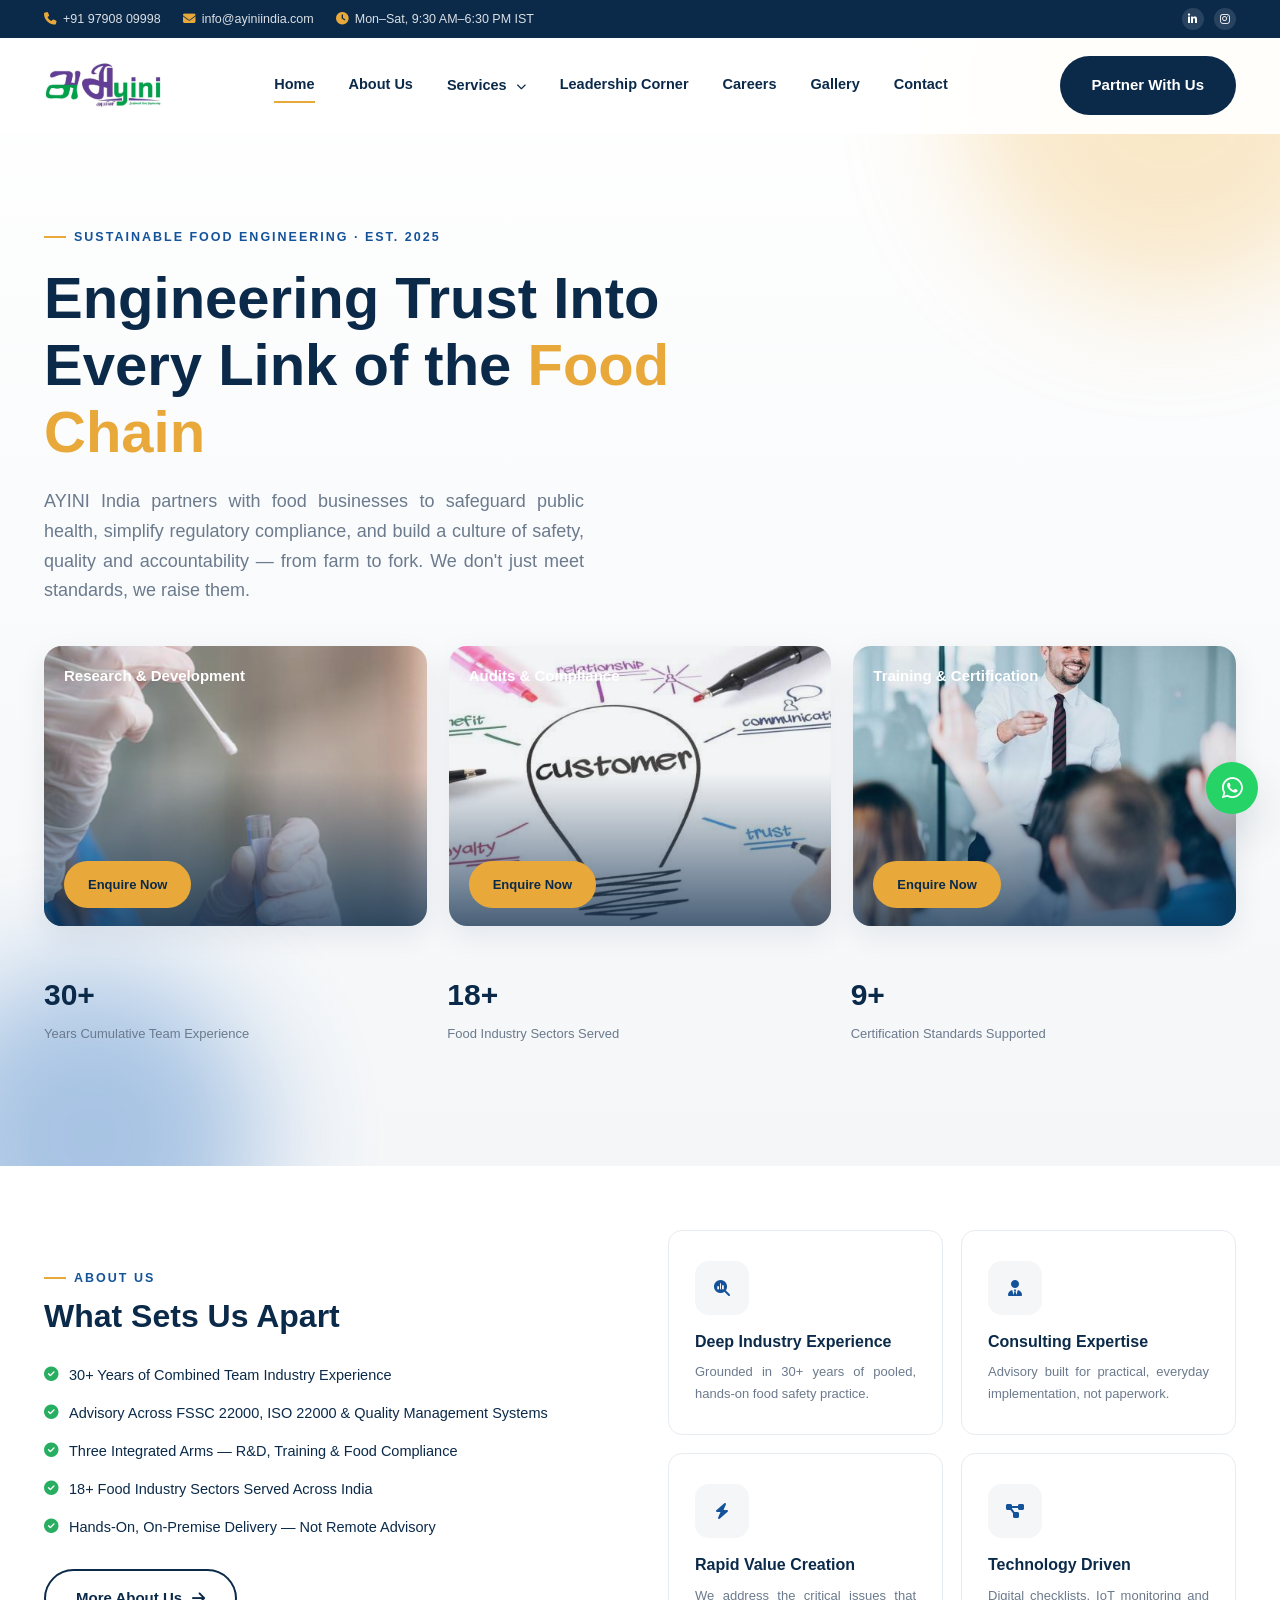
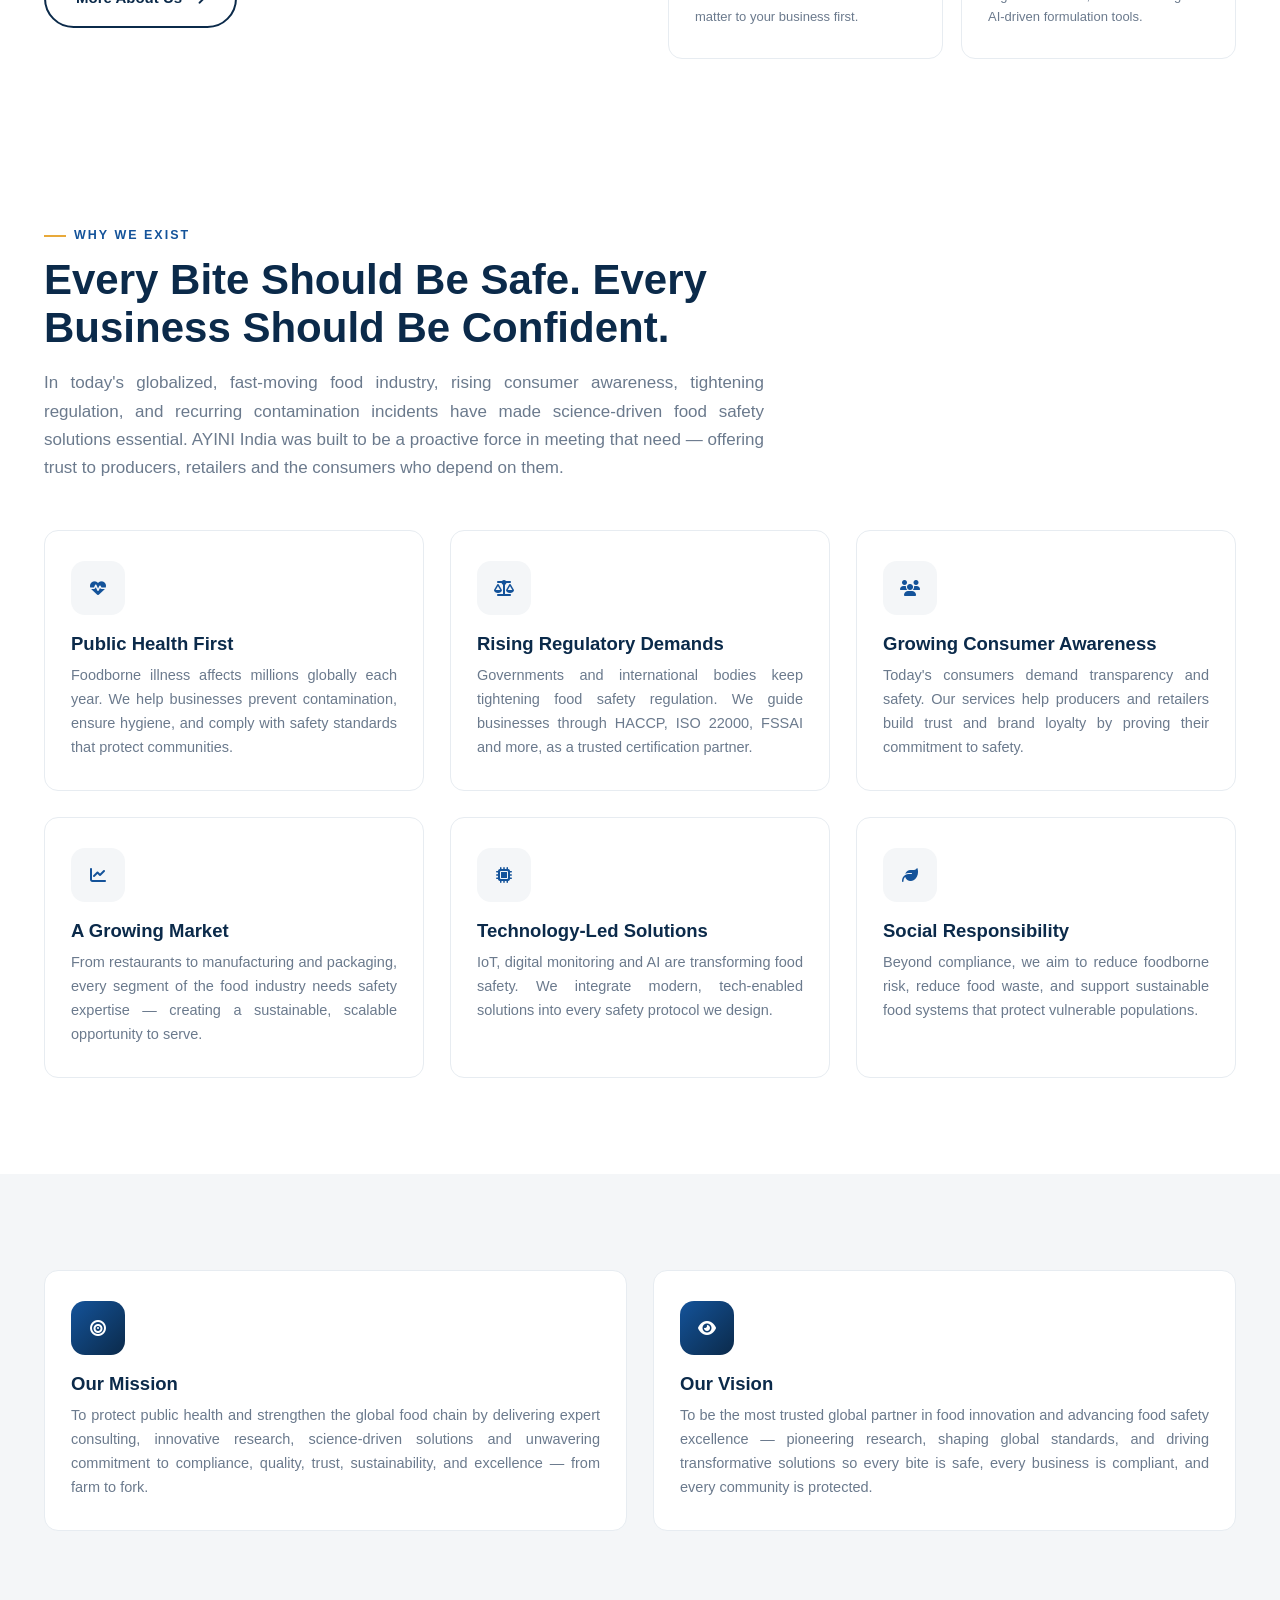
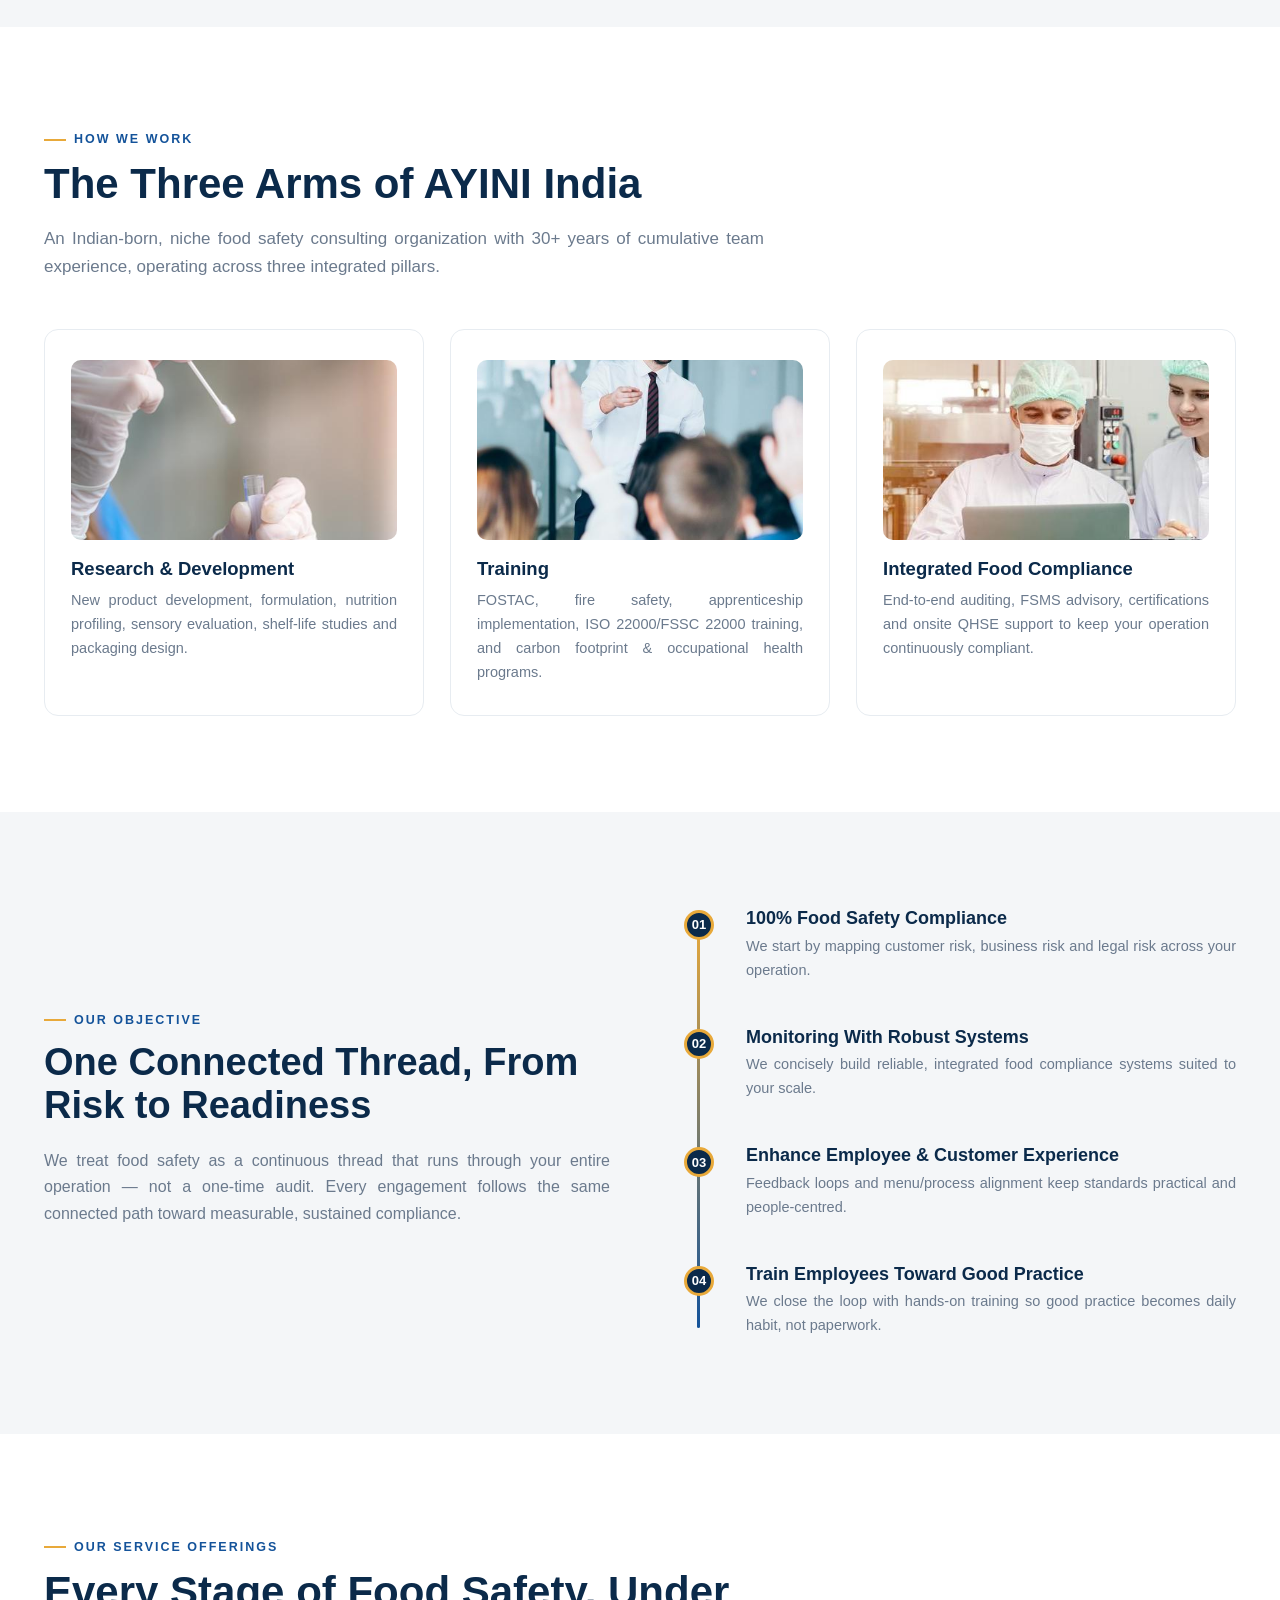
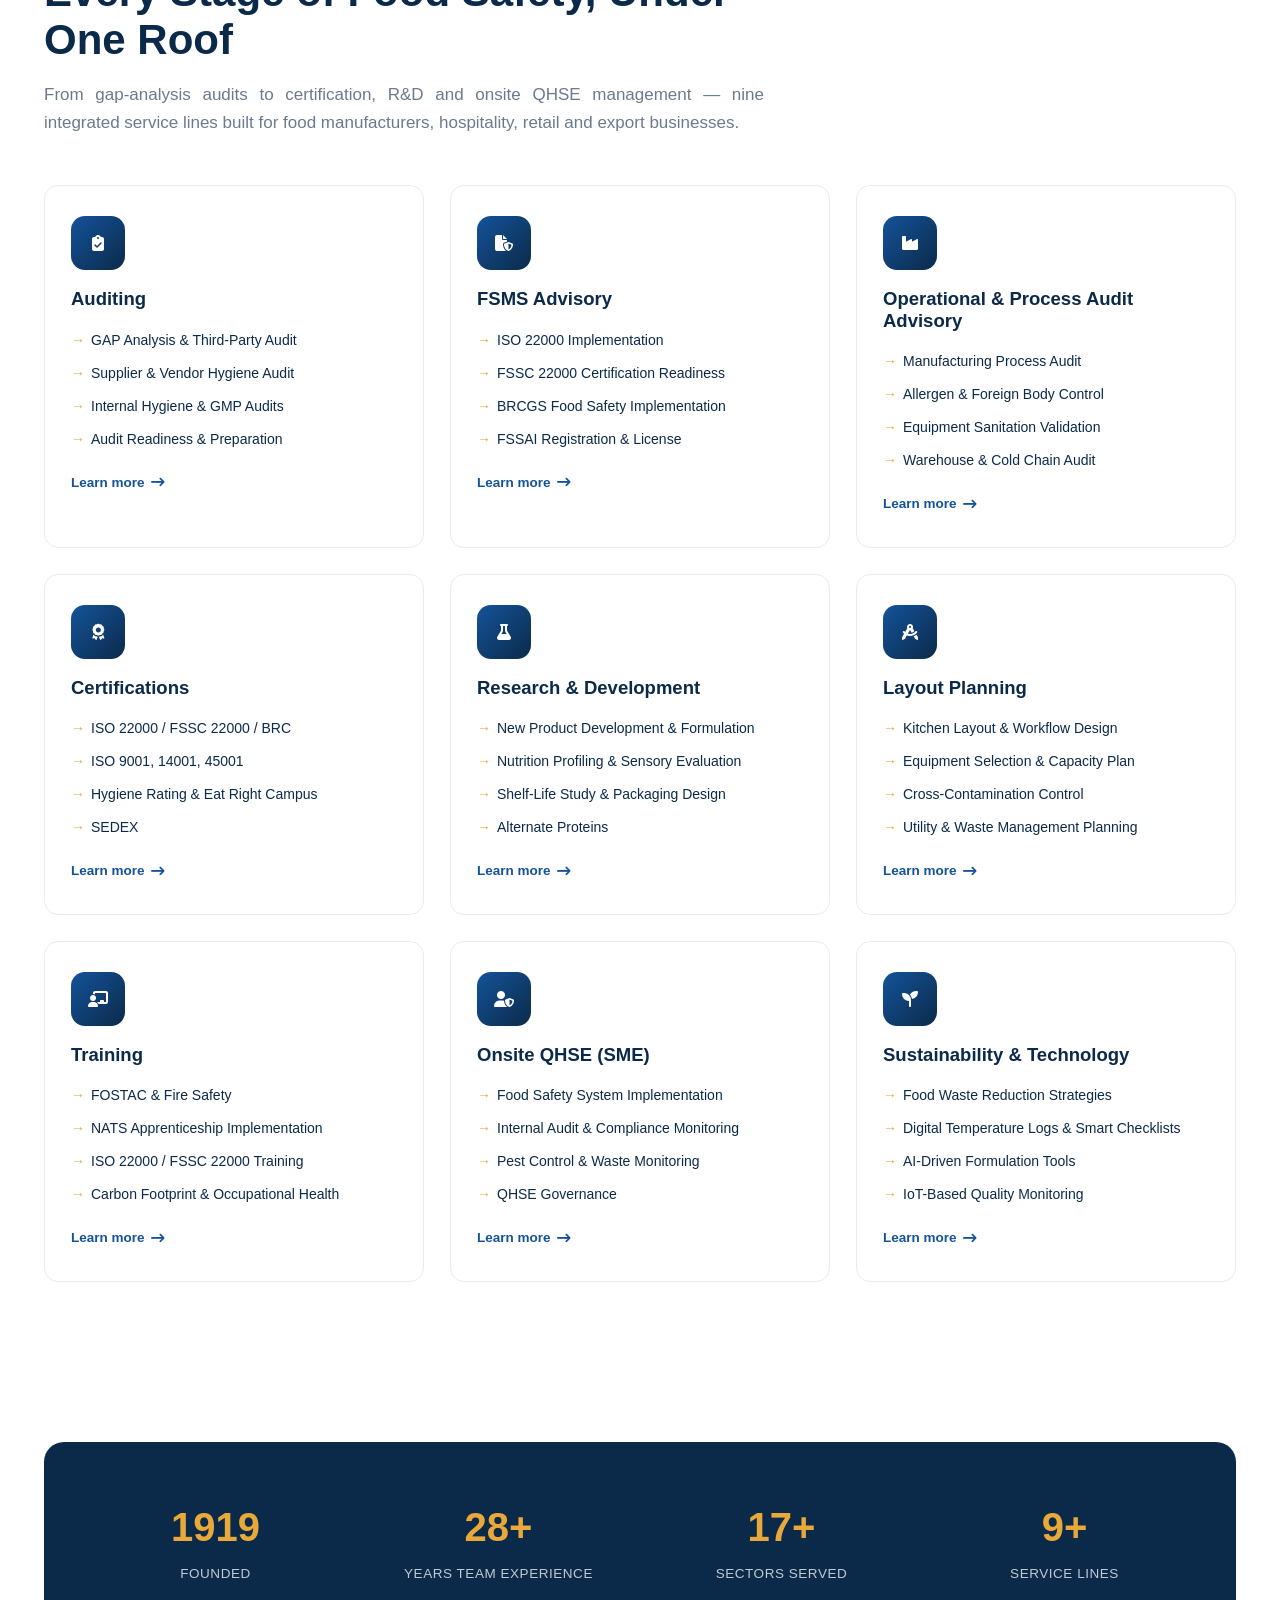
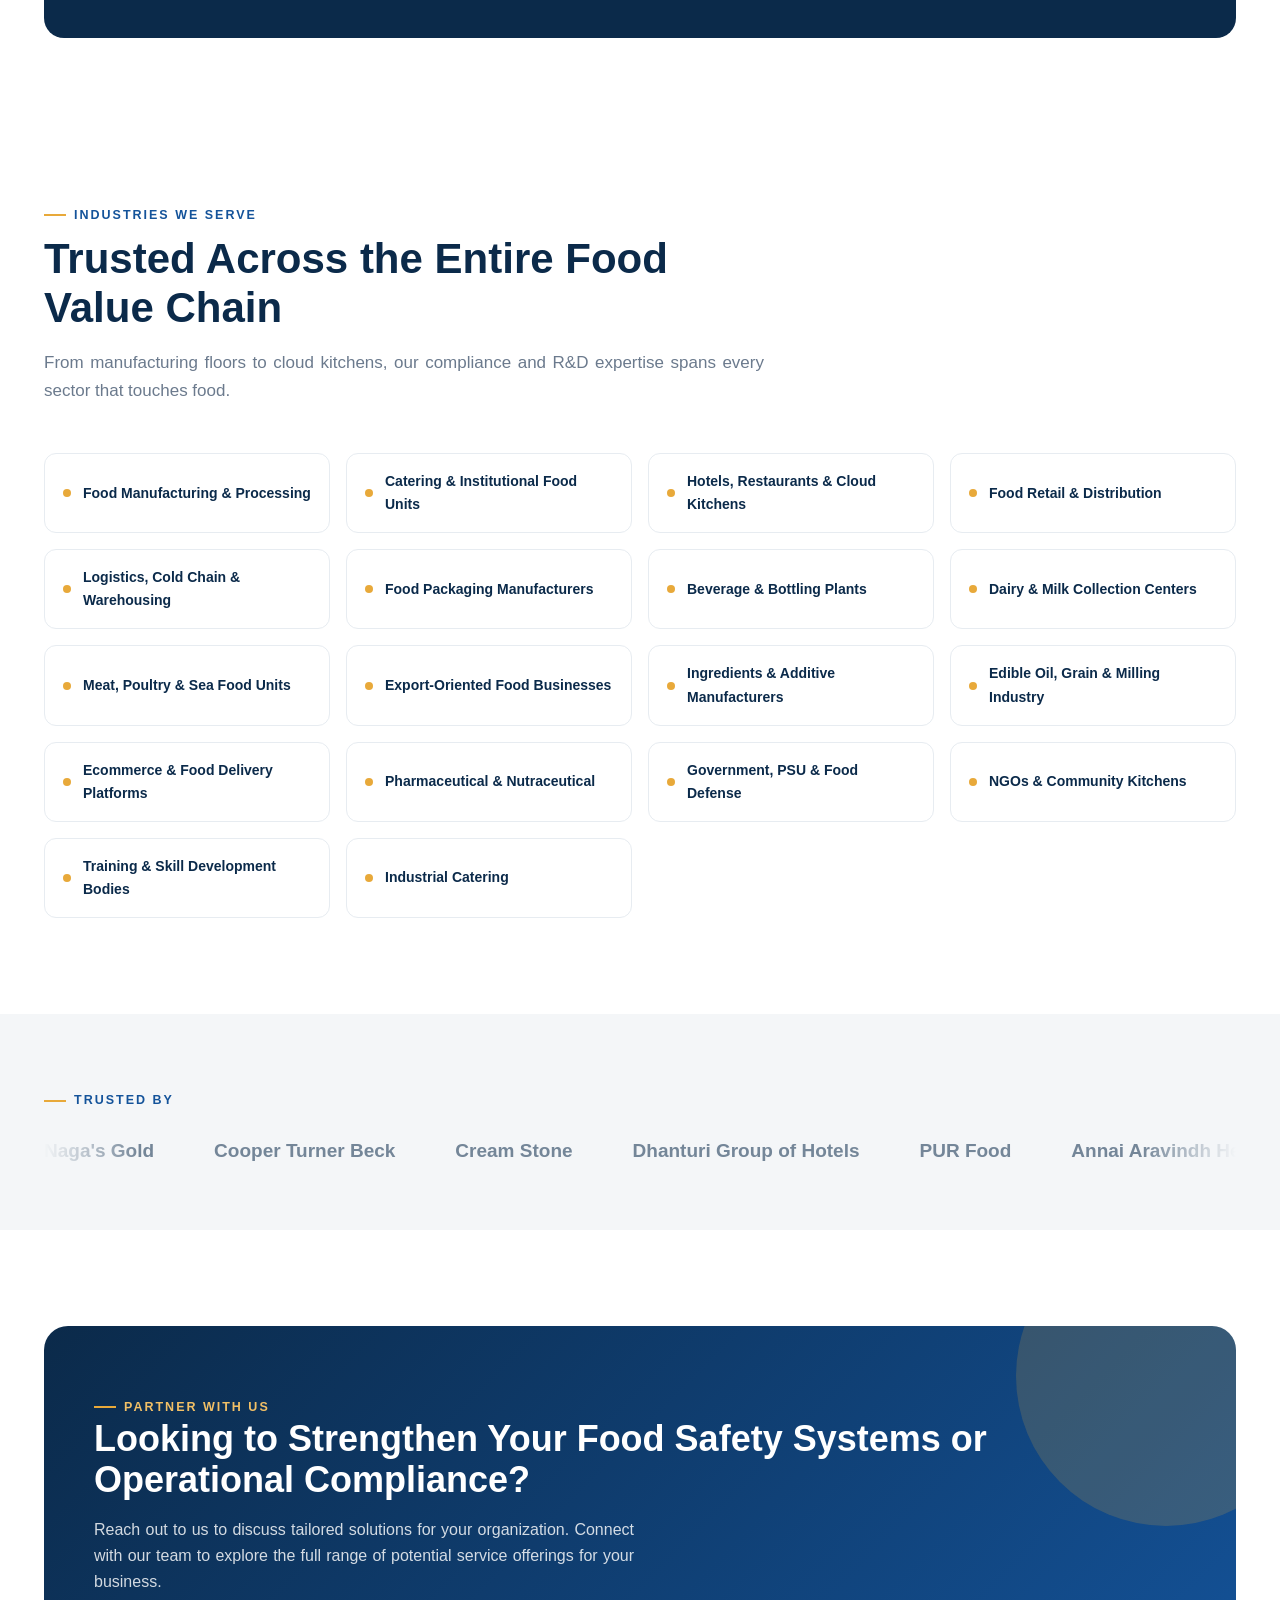
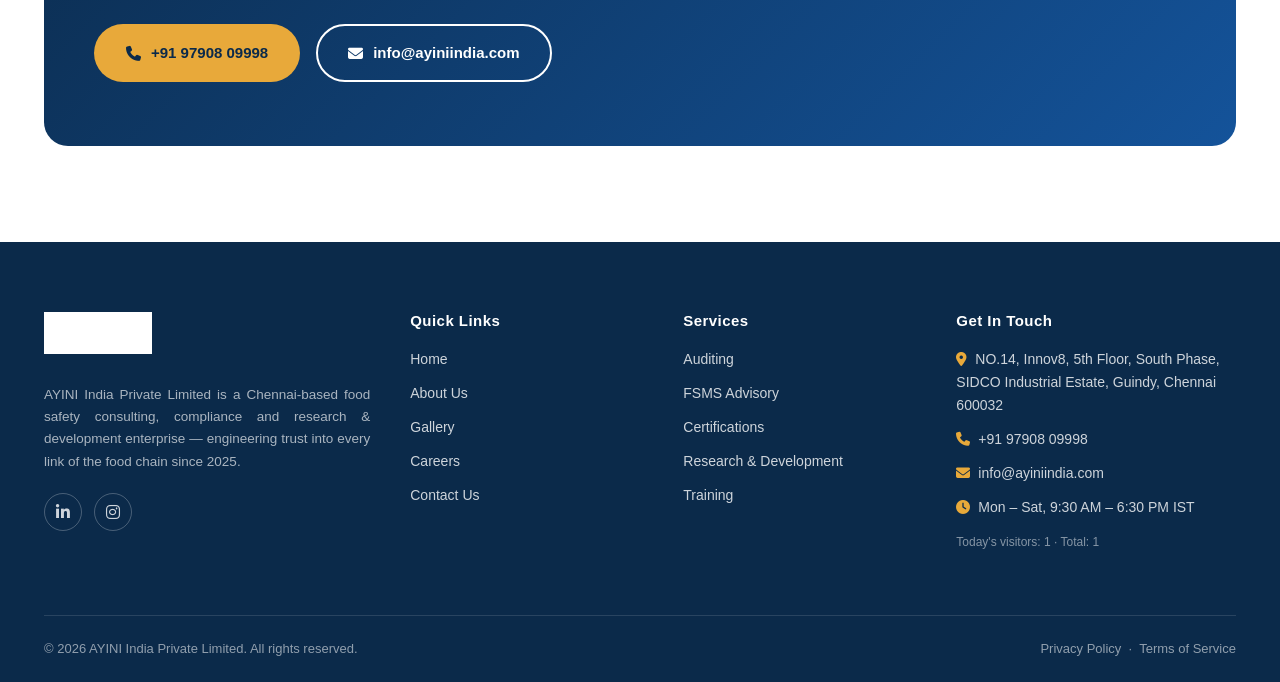
<file: index.html>
<!DOCTYPE html>
<html lang="en">
<head>
<meta charset="UTF-8">
<meta name="viewport" content="width=device-width, initial-scale=1.0">
<title>AYINI India | Food Safety Consulting, Compliance &amp; R&amp;D | Chennai</title>
<meta name="description" content="AYINI India Private Limited is a Chennai-based food safety consulting, compliance and research &amp; development enterprise offering audits, FSSAI/ISO 22000/FSSC 22000 advisory, training and R&amp;D across India.">
<meta name="keywords" content="food safety consultant India, food safety consulting Chennai, FSSAI consultant, ISO 22000, HACCP, food safety audit, food safety training, food compliance, food R&D consultancy">
<link rel="canonical" href="https://ayiniindia.com/">

<!-- Open Graph -->
<meta property="og:type" content="website">
<meta property="og:site_name" content="AYINI India">
<meta property="og:title" content="AYINI India | Food Safety Consulting, Compliance &amp; R&amp;D">
<meta property="og:description" content="Engineering trust into every link of the food chain — food safety consulting, compliance, certification support and R&amp;D from Chennai, India.">
<meta property="og:image" content="https://ayiniindia.com/assets/images/logo/ayini-logo.png">
<meta property="og:url" content="https://ayiniindia.com/">

<!-- Twitter -->
<meta name="twitter:card" content="summary_large_image">
<meta name="twitter:title" content="AYINI India | Food Safety Consulting, Compliance &amp; R&amp;D">
<meta name="twitter:description" content="Engineering trust into every link of the food chain — food safety consulting, compliance, certification support and R&amp;D from Chennai, India.">

<link rel="icon" type="image/png" sizes="32x32" href="assets/images/logo/ayini-icon.png">
<link rel="apple-touch-icon" href="favicon/favicon-180.png">
<link rel="manifest" href="manifest.json">

<link rel="preconnect" href="https://cdnjs.cloudflare.com">
<link rel="stylesheet" href="https://cdnjs.cloudflare.com/ajax/libs/font-awesome/6.5.1/css/all.min.css">
<link rel="stylesheet" href="assets/css/style.css">

<script type="application/ld+json">
{
  "@context": "https://schema.org",
  "@type": "Organization",
  "name": "AYINI India Private Limited",
  "url": "https://ayiniindia.com",
  "logo": "https://ayiniindia.com/assets/images/logo/ayini-logo.png",
  "description": "Food safety consulting, compliance and research & development enterprise.",
  "address": {
    "@type": "PostalAddress",
    "streetAddress": "NO.14, Innov8, 5th Floor, South Phase, SIDCO Industrial Estate, Guindy",
    "addressLocality": "Chennai",
    "addressRegion": "Tamil Nadu",
    "postalCode": "600032",
    "addressCountry": "IN"
  },
  "telephone": "+91-9790809998",
  "email": "info@ayiniindia.com",
  "sameAs": [
    "https://www.linkedin.com/company/ayini-india-private-limited/",
    "https://www.instagram.com/popular/ayini-india-private-limited/"
  ]
}
</script>
</head>
<body>

<!-- Loading Screen -->
<div id="loader" aria-hidden="true"><div class="mark"></div></div>

<!-- Top Utility Bar -->
<div id="utility-bar">
  <div class="container utility-inner">
    <div class="utility-left">
      <a href="tel:+919790809998"><i class="fa-solid fa-phone"></i>+91 97908 09998</a>
      <span class="hide-mobile"><i class="fa-solid fa-envelope"></i>info@ayiniindia.com</span>
      <span class="hide-mobile"><i class="fa-solid fa-clock"></i>Mon–Sat, 9:30 AM–6:30 PM IST</span>
    </div>
    <div class="utility-social">
      <a href="https://www.linkedin.com/company/ayini-india-private-limited/" target="_blank" rel="noopener" aria-label="LinkedIn"><i class="fa-brands fa-linkedin-in"></i></a>
      <a href="https://www.instagram.com/popular/ayini-india-private-limited/" target="_blank" rel="noopener" aria-label="Instagram"><i class="fa-brands fa-instagram"></i></a>
    </div>
  </div>
</div>

<!-- Header -->
<header id="site-header">
  <div class="container header-inner">
    <a href="index.html" class="logo-link" aria-label="AYINI India — Home">
      <img src="assets/images/logo/ayini-logo.png" alt="AYINI India — Sustainable Food Engineering">
    </a>
    <nav class="nav-desktop" aria-label="Primary">
      <a href="index.html" class="active">Home</a>
      <a href="pages/about.html">About Us</a>
      <div class="nav-item-mega">
        <a href="index.html#services">Services <i class="fa-solid fa-chevron-down"></i></a>
        <div class="mega-panel">
          <div class="mega-col">
            <b>Research &amp; Development</b>
            <a href="pages/services/research-development.html">New Product Development</a>
            <a href="pages/services/research-development.html">Shelf-Life &amp; Sensory Study</a>
            <a href="pages/services/research-development.html">Packaging &amp; Design</a>
          </div>
          <div class="mega-col">
            <b>Training</b>
            <a href="pages/services/training.html">FOSTAC &amp; Fire Safety</a>
            <a href="pages/services/training.html">ISO 22000 / FSSC 22000</a>
            <a href="pages/services/training.html">Occupational Health</a>
          </div>
          <div class="mega-col">
            <b>Audits</b>
            <a href="pages/services/auditing.html">GAP &amp; Hygiene Audits</a>
            <a href="pages/services/operational-audit.html">Process &amp; GMP Audits</a>
            <a href="pages/services/onsite-qhse.html">Onsite QHSE</a>
          </div>
          <div class="mega-col">
            <b>Certification &amp; Advisory</b>
            <a href="pages/services/fsms-advisory.html">FSSAI / ISO 22000</a>
            <a href="pages/services/certifications.html">FSSC 22000 / BRC / SEDEX</a>
            <a href="pages/careers.html">Careers &amp; Opportunities</a>
          </div>
        </div>
      </div>
      <a href="pages/about.html#organisation">Leadership Corner</a>
      <a href="pages/careers.html">Careers</a>
      <a href="gallery/index.html">Gallery</a>
      <a href="pages/contact.html">Contact</a>
    </nav>
    <div class="header-cta">
      <a href="pages/contact.html" class="btn btn-primary">Partner With Us</a>
      <button class="nav-toggle" aria-label="Toggle menu" aria-expanded="false">
        <span></span><span></span><span></span>
      </button>
    </div>
  </div>
</header>

<main id="main-content">

<!-- HERO -->
<section id="hero">
  <div class="hero-bg-shape one"></div>
  <div class="hero-bg-shape two"></div>
  <div class="container">
    <div class="hero-copy" style="max-width:720px;margin-bottom:40px;">
      <span class="eyebrow">Sustainable Food Engineering · Est. 2025</span>
      <h1>Engineering Trust Into Every Link of the <span class="accent">Food Chain</span></h1>
      <p class="lead justified">AYINI India partners with food businesses to safeguard public health, simplify regulatory compliance, and build a culture of safety, quality and accountability — from farm to fork. We don't just meet standards, we raise them.</p>
    </div>

    <div class="hero3-grid">
      <div class="hero3-card">
        <img src="assets/images/content/rnd-lab.jpg" alt="Laboratory research and food safety testing">
        <span class="h3-label">Research &amp; Development</span>
        <a href="pages/contact.html" class="btn btn-gold">Enquire Now</a>
      </div>
      <div class="hero3-card">
        <img src="assets/images/gallery/customer-trust.jpg" alt="Food inspection and label compliance review">
        <span class="h3-label">Audits &amp; Compliance</span>
        <a href="pages/contact.html" class="btn btn-gold">Enquire Now</a>
      </div>
      <div class="hero3-card">
        <img src="assets/images/content/training.jpg" alt="Food safety training classroom session">
        <span class="h3-label">Training &amp; Certification</span>
        <a href="pages/contact.html" class="btn btn-gold">Enquire Now</a>
      </div>
    </div>

    <div class="hero-stats" style="margin-top:44px;">
      <div class="hero-stat"><b data-count="30" data-suffix="+">0</b><span>Years Cumulative Team Experience</span></div>
      <div class="hero-stat"><b data-count="18" data-suffix="+">0</b><span>Food Industry Sectors Served</span></div>
      <div class="hero-stat"><b data-count="9" data-suffix="+">0</b><span>Certification Standards Supported</span></div>
    </div>
  </div>
</section>

<!-- ABOUT US SNAPSHOT (wireframe-style checklist stats) -->
<section class="section section--tight">
  <div class="container">
    <div class="grid grid-2" style="align-items:center;gap:56px;">
      <div class="reveal">
        <span class="eyebrow">About Us</span>
        <h2 style="font-size:clamp(24px,3vw,32px);margin:10px 0 16px;">What Sets Us Apart</h2>
        <ul class="check-stats">
          <li><i class="fa-solid fa-circle-check"></i>30+ Years of Combined Team Industry Experience</li>
          <li><i class="fa-solid fa-circle-check"></i>Advisory Across FSSC 22000, ISO 22000 &amp; Quality Management Systems</li>
          <li><i class="fa-solid fa-circle-check"></i>Three Integrated Arms — R&amp;D, Training &amp; Food Compliance</li>
          <li><i class="fa-solid fa-circle-check"></i>18+ Food Industry Sectors Served Across India</li>
          <li><i class="fa-solid fa-circle-check"></i>Hands-On, On-Premise Delivery — Not Remote Advisory</li>
        </ul>
        <a href="pages/about.html" class="btn btn-outline">More About Us <i class="fa-solid fa-arrow-right"></i></a>
      </div>
      <div class="reveal">
        <div class="grid grid-2 reveal-stagger" style="gap:18px;">
          <div class="card icon-card"><div class="icon-wrap"><i class="fa-solid fa-magnifying-glass-chart"></i></div><h3 style="font-size:16px;">Deep Industry Experience</h3><p style="font-size:13px;">Grounded in 30+ years of pooled, hands-on food safety practice.</p></div>
          <div class="card icon-card"><div class="icon-wrap"><i class="fa-solid fa-user-tie"></i></div><h3 style="font-size:16px;">Consulting Expertise</h3><p style="font-size:13px;">Advisory built for practical, everyday implementation, not paperwork.</p></div>
          <div class="card icon-card"><div class="icon-wrap"><i class="fa-solid fa-bolt"></i></div><h3 style="font-size:16px;">Rapid Value Creation</h3><p style="font-size:13px;">We address the critical issues that matter to your business first.</p></div>
          <div class="card icon-card"><div class="icon-wrap"><i class="fa-solid fa-diagram-project"></i></div><h3 style="font-size:16px;">Technology Driven</h3><p style="font-size:13px;">Digital checklists, IoT monitoring and AI-driven formulation tools.</p></div>
        </div>
      </div>
    </div>
  </div>
</section>

<!-- WHY WE EXIST -->
<section class="section" id="why">
  <div class="container">
    <div class="section-head reveal">
      <span class="eyebrow">Why We Exist</span>
      <h2>Every Bite Should Be Safe. Every Business Should Be Confident.</h2>
      <p class="justified">In today's globalized, fast-moving food industry, rising consumer awareness, tightening regulation, and recurring contamination incidents have made science-driven food safety solutions essential. AYINI India was built to be a proactive force in meeting that need — offering trust to producers, retailers and the consumers who depend on them.</p>
    </div>
    <div class="grid grid-3 reveal-stagger reveal">
      <div class="card icon-card">
        <div class="icon-wrap"><i class="fa-solid fa-heart-pulse"></i></div>
        <h3>Public Health First</h3>
        <p>Foodborne illness affects millions globally each year. We help businesses prevent contamination, ensure hygiene, and comply with safety standards that protect communities.</p>
      </div>
      <div class="card icon-card">
        <div class="icon-wrap"><i class="fa-solid fa-scale-balanced"></i></div>
        <h3>Rising Regulatory Demands</h3>
        <p>Governments and international bodies keep tightening food safety regulation. We guide businesses through HACCP, ISO 22000, FSSAI and more, as a trusted certification partner.</p>
      </div>
      <div class="card icon-card">
        <div class="icon-wrap"><i class="fa-solid fa-users"></i></div>
        <h3>Growing Consumer Awareness</h3>
        <p>Today's consumers demand transparency and safety. Our services help producers and retailers build trust and brand loyalty by proving their commitment to safety.</p>
      </div>
      <div class="card icon-card">
        <div class="icon-wrap"><i class="fa-solid fa-chart-line"></i></div>
        <h3>A Growing Market</h3>
        <p>From restaurants to manufacturing and packaging, every segment of the food industry needs safety expertise — creating a sustainable, scalable opportunity to serve.</p>
      </div>
      <div class="card icon-card">
        <div class="icon-wrap"><i class="fa-solid fa-microchip"></i></div>
        <h3>Technology-Led Solutions</h3>
        <p>IoT, digital monitoring and AI are transforming food safety. We integrate modern, tech-enabled solutions into every safety protocol we design.</p>
      </div>
      <div class="card icon-card">
        <div class="icon-wrap"><i class="fa-solid fa-leaf"></i></div>
        <h3>Social Responsibility</h3>
        <p>Beyond compliance, we aim to reduce foodborne risk, reduce food waste, and support sustainable food systems that protect vulnerable populations.</p>
      </div>
    </div>
  </div>
</section>

<!-- MISSION / VISION -->
<section class="section section--grey">
  <div class="container">
    <div class="grid grid-2 reveal-stagger reveal">
      <div class="card">
        <div class="icon-wrap"><i class="fa-solid fa-bullseye"></i></div>
        <h3>Our Mission</h3>
        <p class="justified">To protect public health and strengthen the global food chain by delivering expert consulting, innovative research, science-driven solutions and unwavering commitment to compliance, quality, trust, sustainability, and excellence — from farm to fork.</p>
      </div>
      <div class="card">
        <div class="icon-wrap"><i class="fa-solid fa-eye"></i></div>
        <h3>Our Vision</h3>
        <p class="justified">To be the most trusted global partner in food innovation and advancing food safety excellence — pioneering research, shaping global standards, and driving transformative solutions so every bite is safe, every business is compliant, and every community is protected.</p>
      </div>
    </div>
  </div>
</section>

<!-- 3 ARMS -->
<section class="section" id="about-preview">
  <div class="container">
    <div class="section-head reveal">
      <span class="eyebrow">How We Work</span>
      <h2>The Three Arms of AYINI India</h2>
      <p>An Indian-born, niche food safety consulting organization with 30+ years of cumulative team experience, operating across three integrated pillars.</p>
    </div>
    <div class="grid grid-3 reveal-stagger reveal">
      <div class="card">
        <img src="assets/images/content/rnd-lab.jpg" alt="Laboratory research and food innovation testing" style="border-radius:10px;margin-bottom:18px;height:180px;object-fit:cover;width:100%;">
        <h3>Research &amp; Development</h3>
        <p>New product development, formulation, nutrition profiling, sensory evaluation, shelf-life studies and packaging design.</p>
      </div>
      <div class="card">
        <img src="assets/images/content/training.jpg" alt="Food safety training session for industry professionals" style="border-radius:10px;margin-bottom:18px;height:180px;object-fit:cover;width:100%;">
        <h3>Training</h3>
        <p>FOSTAC, fire safety, apprenticeship implementation, ISO 22000/FSSC 22000 training, and carbon footprint &amp; occupational health programs.</p>
      </div>
      <div class="card">
        <img src="assets/images/content/compliance-floor.jpg" alt="Integrated food compliance monitoring on the production floor" style="border-radius:10px;margin-bottom:18px;height:180px;object-fit:cover;width:100%;">
        <h3>Integrated Food Compliance</h3>
        <p>End-to-end auditing, FSMS advisory, certifications and onsite QHSE support to keep your operation continuously compliant.</p>
      </div>
    </div>
  </div>
</section>

<!-- OUR OBJECTIVE — Compliance Thread signature element -->
<section class="section section--grey">
  <div class="container">
    <div class="grid grid-2" style="align-items:center;gap:60px;">
      <div class="reveal">
        <span class="eyebrow">Our Objective</span>
        <h2 style="font-size:clamp(26px,3vw,38px);margin:10px 0 20px;">One Connected Thread, From Risk to Readiness</h2>
        <p class="justified" style="color:var(--grey-500);">We treat food safety as a continuous thread that runs through your entire operation — not a one-time audit. Every engagement follows the same connected path toward measurable, sustained compliance.</p>
      </div>
      <div class="thread-wrap reveal">
        <div class="thread-line"></div>
        <div class="thread-step">
          <div class="thread-dot">01</div>
          <h4>100% Food Safety Compliance</h4>
          <p>We start by mapping customer risk, business risk and legal risk across your operation.</p>
        </div>
        <div class="thread-step">
          <div class="thread-dot">02</div>
          <h4>Monitoring With Robust Systems</h4>
          <p>We concisely build reliable, integrated food compliance systems suited to your scale.</p>
        </div>
        <div class="thread-step">
          <div class="thread-dot">03</div>
          <h4>Enhance Employee &amp; Customer Experience</h4>
          <p>Feedback loops and menu/process alignment keep standards practical and people-centred.</p>
        </div>
        <div class="thread-step">
          <div class="thread-dot">04</div>
          <h4>Train Employees Toward Good Practice</h4>
          <p>We close the loop with hands-on training so good practice becomes daily habit, not paperwork.</p>
        </div>
      </div>
    </div>
  </div>
</section>

<!-- SERVICES -->
<section class="section" id="services">
  <div class="container">
    <div class="section-head reveal">
      <span class="eyebrow">Our Service Offerings</span>
      <h2>Every Stage of Food Safety, Under One Roof</h2>
      <p>From gap-analysis audits to certification, R&amp;D and onsite QHSE management — nine integrated service lines built for food manufacturers, hospitality, retail and export businesses.</p>
    </div>
    <div class="grid grid-3 reveal-stagger reveal">

      <div class="card">
        <div class="icon-wrap"><i class="fa-solid fa-clipboard-check"></i></div>
        <h3>Auditing</h3>
        <ul>
          <li>GAP Analysis &amp; Third-Party Audit</li>
          <li>Supplier &amp; Vendor Hygiene Audit</li>
          <li>Internal Hygiene &amp; GMP Audits</li>
          <li>Audit Readiness &amp; Preparation</li>
        </ul>
        <a class="card-link" href="pages/services/auditing.html">Learn more <i class="fa-solid fa-arrow-right-long"></i></a>
      </div>

      <div class="card">
        <div class="icon-wrap"><i class="fa-solid fa-file-shield"></i></div>
        <h3>FSMS Advisory</h3>
        <ul>
          <li>ISO 22000 Implementation</li>
          <li>FSSC 22000 Certification Readiness</li>
          <li>BRCGS Food Safety Implementation</li>
          <li>FSSAI Registration &amp; License</li>
        </ul>
        <a class="card-link" href="pages/services/fsms-advisory.html">Learn more <i class="fa-solid fa-arrow-right-long"></i></a>
      </div>

      <div class="card">
        <div class="icon-wrap"><i class="fa-solid fa-industry"></i></div>
        <h3>Operational &amp; Process Audit Advisory</h3>
        <ul>
          <li>Manufacturing Process Audit</li>
          <li>Allergen &amp; Foreign Body Control</li>
          <li>Equipment Sanitation Validation</li>
          <li>Warehouse &amp; Cold Chain Audit</li>
        </ul>
        <a class="card-link" href="pages/services/operational-audit.html">Learn more <i class="fa-solid fa-arrow-right-long"></i></a>
      </div>

      <div class="card">
        <div class="icon-wrap"><i class="fa-solid fa-award"></i></div>
        <h3>Certifications</h3>
        <ul>
          <li>ISO 22000 / FSSC 22000 / BRC</li>
          <li>ISO 9001, 14001, 45001</li>
          <li>Hygiene Rating &amp; Eat Right Campus</li>
          <li>SEDEX</li>
        </ul>
        <a class="card-link" href="pages/services/certifications.html">Learn more <i class="fa-solid fa-arrow-right-long"></i></a>
      </div>

      <div class="card">
        <div class="icon-wrap"><i class="fa-solid fa-flask"></i></div>
        <h3>Research &amp; Development</h3>
        <ul>
          <li>New Product Development &amp; Formulation</li>
          <li>Nutrition Profiling &amp; Sensory Evaluation</li>
          <li>Shelf-Life Study &amp; Packaging Design</li>
          <li>Alternate Proteins</li>
        </ul>
        <a class="card-link" href="pages/services/research-development.html">Learn more <i class="fa-solid fa-arrow-right-long"></i></a>
      </div>

      <div class="card">
        <div class="icon-wrap"><i class="fa-solid fa-drafting-compass"></i></div>
        <h3>Layout Planning</h3>
        <ul>
          <li>Kitchen Layout &amp; Workflow Design</li>
          <li>Equipment Selection &amp; Capacity Plan</li>
          <li>Cross-Contamination Control</li>
          <li>Utility &amp; Waste Management Planning</li>
        </ul>
        <a class="card-link" href="pages/services/layout-planning.html">Learn more <i class="fa-solid fa-arrow-right-long"></i></a>
      </div>

      <div class="card">
        <div class="icon-wrap"><i class="fa-solid fa-chalkboard-user"></i></div>
        <h3>Training</h3>
        <ul>
          <li>FOSTAC &amp; Fire Safety</li>
          <li>NATS Apprenticeship Implementation</li>
          <li>ISO 22000 / FSSC 22000 Training</li>
          <li>Carbon Footprint &amp; Occupational Health</li>
        </ul>
        <a class="card-link" href="pages/services/training.html">Learn more <i class="fa-solid fa-arrow-right-long"></i></a>
      </div>

      <div class="card">
        <div class="icon-wrap"><i class="fa-solid fa-user-shield"></i></div>
        <h3>Onsite QHSE (SME)</h3>
        <ul>
          <li>Food Safety System Implementation</li>
          <li>Internal Audit &amp; Compliance Monitoring</li>
          <li>Pest Control &amp; Waste Monitoring</li>
          <li>QHSE Governance</li>
        </ul>
        <a class="card-link" href="pages/services/onsite-qhse.html">Learn more <i class="fa-solid fa-arrow-right-long"></i></a>
      </div>

      <div class="card">
        <div class="icon-wrap"><i class="fa-solid fa-seedling"></i></div>
        <h3>Sustainability &amp; Technology</h3>
        <ul>
          <li>Food Waste Reduction Strategies</li>
          <li>Digital Temperature Logs &amp; Smart Checklists</li>
          <li>AI-Driven Formulation Tools</li>
          <li>IoT-Based Quality Monitoring</li>
        </ul>
        <a class="card-link" href="pages/services/sustainability-technology.html">Learn more <i class="fa-solid fa-arrow-right-long"></i></a>
      </div>

    </div>
  </div>
</section>

<!-- STATS STRIP -->
<section class="section--tight">
  <div class="container">
    <div class="stats-strip reveal">
      <div class="stats-grid">
        <div class="stat"><b data-count="2025">0</b><span>FOUNDED</span></div>
        <div class="stat"><b data-count="30" data-suffix="+">0</b><span>YEARS TEAM EXPERIENCE</span></div>
        <div class="stat"><b data-count="18" data-suffix="+">0</b><span>SECTORS SERVED</span></div>
        <div class="stat"><b data-count="9" data-suffix="+">0</b><span>SERVICE LINES</span></div>
      </div>
    </div>
  </div>
</section>

<!-- INDUSTRIES / SECTORS -->
<section class="section" id="industries">
  <div class="container">
    <div class="section-head reveal">
      <span class="eyebrow">Industries We Serve</span>
      <h2>Trusted Across the Entire Food Value Chain</h2>
      <p>From manufacturing floors to cloud kitchens, our compliance and R&amp;D expertise spans every sector that touches food.</p>
    </div>
    <div class="grid grid-4 reveal-stagger reveal" style="gap:16px;">
      <div class="sector-chip"><span class="dot"></span>Food Manufacturing &amp; Processing</div>
      <div class="sector-chip"><span class="dot"></span>Catering &amp; Institutional Food Units</div>
      <div class="sector-chip"><span class="dot"></span>Hotels, Restaurants &amp; Cloud Kitchens</div>
      <div class="sector-chip"><span class="dot"></span>Food Retail &amp; Distribution</div>
      <div class="sector-chip"><span class="dot"></span>Logistics, Cold Chain &amp; Warehousing</div>
      <div class="sector-chip"><span class="dot"></span>Food Packaging Manufacturers</div>
      <div class="sector-chip"><span class="dot"></span>Beverage &amp; Bottling Plants</div>
      <div class="sector-chip"><span class="dot"></span>Dairy &amp; Milk Collection Centers</div>
      <div class="sector-chip"><span class="dot"></span>Meat, Poultry &amp; Sea Food Units</div>
      <div class="sector-chip"><span class="dot"></span>Export-Oriented Food Businesses</div>
      <div class="sector-chip"><span class="dot"></span>Ingredients &amp; Additive Manufacturers</div>
      <div class="sector-chip"><span class="dot"></span>Edible Oil, Grain &amp; Milling Industry</div>
      <div class="sector-chip"><span class="dot"></span>Ecommerce &amp; Food Delivery Platforms</div>
      <div class="sector-chip"><span class="dot"></span>Pharmaceutical &amp; Nutraceutical</div>
      <div class="sector-chip"><span class="dot"></span>Government, PSU &amp; Food Defense</div>
      <div class="sector-chip"><span class="dot"></span>NGOs &amp; Community Kitchens</div>
      <div class="sector-chip"><span class="dot"></span>Training &amp; Skill Development Bodies</div>
      <div class="sector-chip"><span class="dot"></span>Industrial Catering</div>
    </div>
  </div>
</section>

<!-- CLIENTELE (text marquee — no third-party logo graphics reproduced) -->
<section class="section--tight section--grey">
  <div class="container">
    <p class="eyebrow reveal" style="margin-bottom:24px;">Trusted By</p>
    <div class="marquee reveal">
      <div class="marquee-track">
        <span>Naga's Gold</span><span>Cooper Turner Beck</span><span>Cream Stone</span><span>Dhanturi Group of Hotels</span><span>PUR Food</span><span>Annai Aravindh Herbals</span><span>The Park Hyderabad</span><span>DoubleTree by Hilton</span><span>Le Méridien Hyderabad</span><span>Elior</span><span>Shrikhas Food Zone</span><span>La Vie En Rose Café &amp; Bistro</span><span>Vethaa Milk</span><span>Arjun Hospitality Services</span><span>Sri Kumaran Sweets</span><span>Steerzman Quality Solutions</span><span>Paradise</span>
        <!-- duplicate for seamless loop -->
        <span>Naga's Gold</span><span>Cooper Turner Beck</span><span>Cream Stone</span><span>Dhanturi Group of Hotels</span><span>PUR Food</span><span>Annai Aravindh Herbals</span><span>The Park Hyderabad</span><span>DoubleTree by Hilton</span><span>Le Méridien Hyderabad</span><span>Elior</span><span>Shrikhas Food Zone</span><span>La Vie En Rose Café &amp; Bistro</span><span>Vethaa Milk</span><span>Arjun Hospitality Services</span><span>Sri Kumaran Sweets</span><span>Steerzman Quality Solutions</span><span>Paradise</span>
      </div>
    </div>
  </div>
</section>

<!-- CONTACT CTA -->
<section class="section" id="contact">
  <div class="container">
    <div class="contact-cta reveal">
      <span class="eyebrow" style="color:var(--gold-400);">Partner With Us</span>
      <h2>Looking to Strengthen Your Food Safety Systems or Operational Compliance?</h2>
      <p class="justified">Reach out to us to discuss tailored solutions for your organization. Connect with our team to explore the full range of potential service offerings for your business.</p>
      <div class="hero-actions">
        <a href="tel:+919790809998" class="btn btn-gold"><i class="fa-solid fa-phone"></i> +91 97908 09998</a>
        <a href="mailto:info@ayiniindia.com" class="btn btn-outline" style="border-color:#fff;color:#fff;"><i class="fa-solid fa-envelope"></i> info@ayiniindia.com</a>
      </div>
    </div>
  </div>
</section>

</main>

<!-- FOOTER -->
<footer>
  <div class="container">
    <div class="footer-grid">
      <div>
        <a href="index.html" class="logo-link"><img src="assets/images/logo/ayini-logo.png" alt="AYINI India"></a>
        <p class="about justified">AYINI India Private Limited is a Chennai-based food safety consulting, compliance and research &amp; development enterprise — engineering trust into every link of the food chain since 2025.</p>
        <div class="social-row">
          <a href="https://www.linkedin.com/company/ayini-india-private-limited/" target="_blank" rel="noopener" aria-label="AYINI India on LinkedIn"><i class="fa-brands fa-linkedin-in"></i></a>
          <a href="https://www.instagram.com/popular/ayini-india-private-limited/" target="_blank" rel="noopener" aria-label="AYINI India on Instagram"><i class="fa-brands fa-instagram"></i></a>
        </div>
      </div>
      <div>
        <h4>Quick Links</h4>
        <ul>
          <li><a href="index.html">Home</a></li>
          <li><a href="pages/about.html">About Us</a></li>
          <li><a href="gallery/index.html">Gallery</a></li>
          <li><a href="pages/careers.html">Careers</a></li>
          <li><a href="pages/contact.html">Contact Us</a></li>
        </ul>
      </div>
      <div>
        <h4>Services</h4>
        <ul>
          <li><a href="pages/services/auditing.html">Auditing</a></li>
          <li><a href="pages/services/fsms-advisory.html">FSMS Advisory</a></li>
          <li><a href="pages/services/certifications.html">Certifications</a></li>
          <li><a href="pages/services/research-development.html">Research &amp; Development</a></li>
          <li><a href="pages/services/training.html">Training</a></li>
        </ul>
      </div>
      <div>
        <h4>Get In Touch</h4>
        <ul>
          <li><i class="fa-solid fa-location-dot" style="color:var(--gold-500);margin-right:8px;"></i>NO.14, Innov8, 5th Floor, South Phase, SIDCO Industrial Estate, Guindy, Chennai 600032</li>
          <li><i class="fa-solid fa-phone" style="color:var(--gold-500);margin-right:8px;"></i><a href="tel:+919790809998">+91 97908 09998</a></li>
          <li><i class="fa-solid fa-envelope" style="color:var(--gold-500);margin-right:8px;"></i><a href="mailto:info@ayiniindia.com">info@ayiniindia.com</a></li>
          <li><i class="fa-solid fa-clock" style="color:var(--gold-500);margin-right:8px;"></i>Mon – Sat, 9:30 AM – 6:30 PM IST</li>
        </ul>
        <p style="font-size:12px;color:rgba(255,255,255,.5);margin-top:14px;">
          Today's visitors: <span id="visitor-today">–</span> · Total: <span id="visitor-total">–</span>
        </p>
      </div>
    </div>
    <div class="footer-bottom">
      <span>&copy; <span id="current-year"></span> AYINI India Private Limited. All rights reserved.</span>
      <span>
        <a href="pages/privacy-policy.html">Privacy Policy</a> &nbsp;·&nbsp;
        <a href="pages/terms.html">Terms of Service</a>
      </span>
    </div>
  </div>
</footer>

<!-- Floating buttons -->
<div class="float-btns">
  <a class="float-btn whatsapp" href="https://wa.me/919790809998" target="_blank" rel="noopener" aria-label="Chat on WhatsApp"><i class="fa-brands fa-whatsapp" style="font-size:24px;"></i></a>
  <button class="float-btn totop" aria-label="Back to top"><i class="fa-solid fa-arrow-up"></i></button>
</div>

<script src="assets/js/main.js"></script>
</body>
</html>
</file>
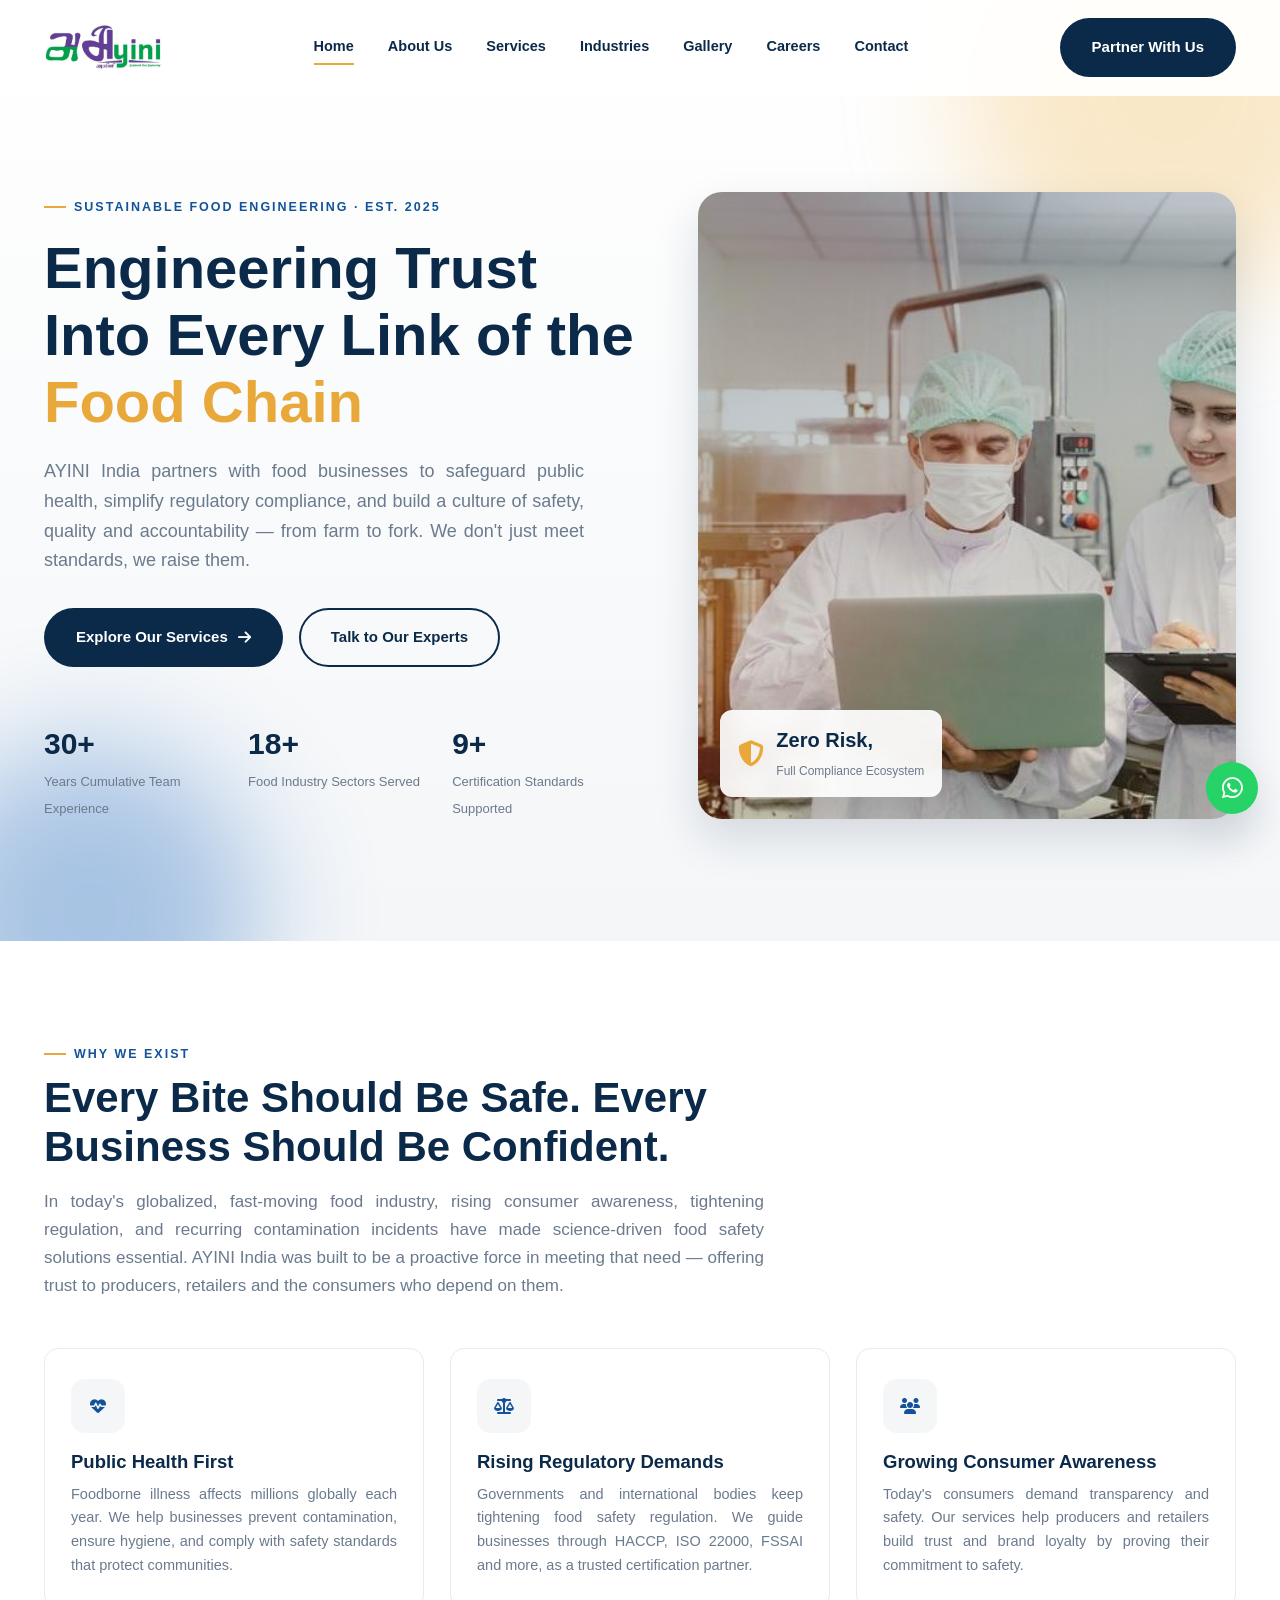
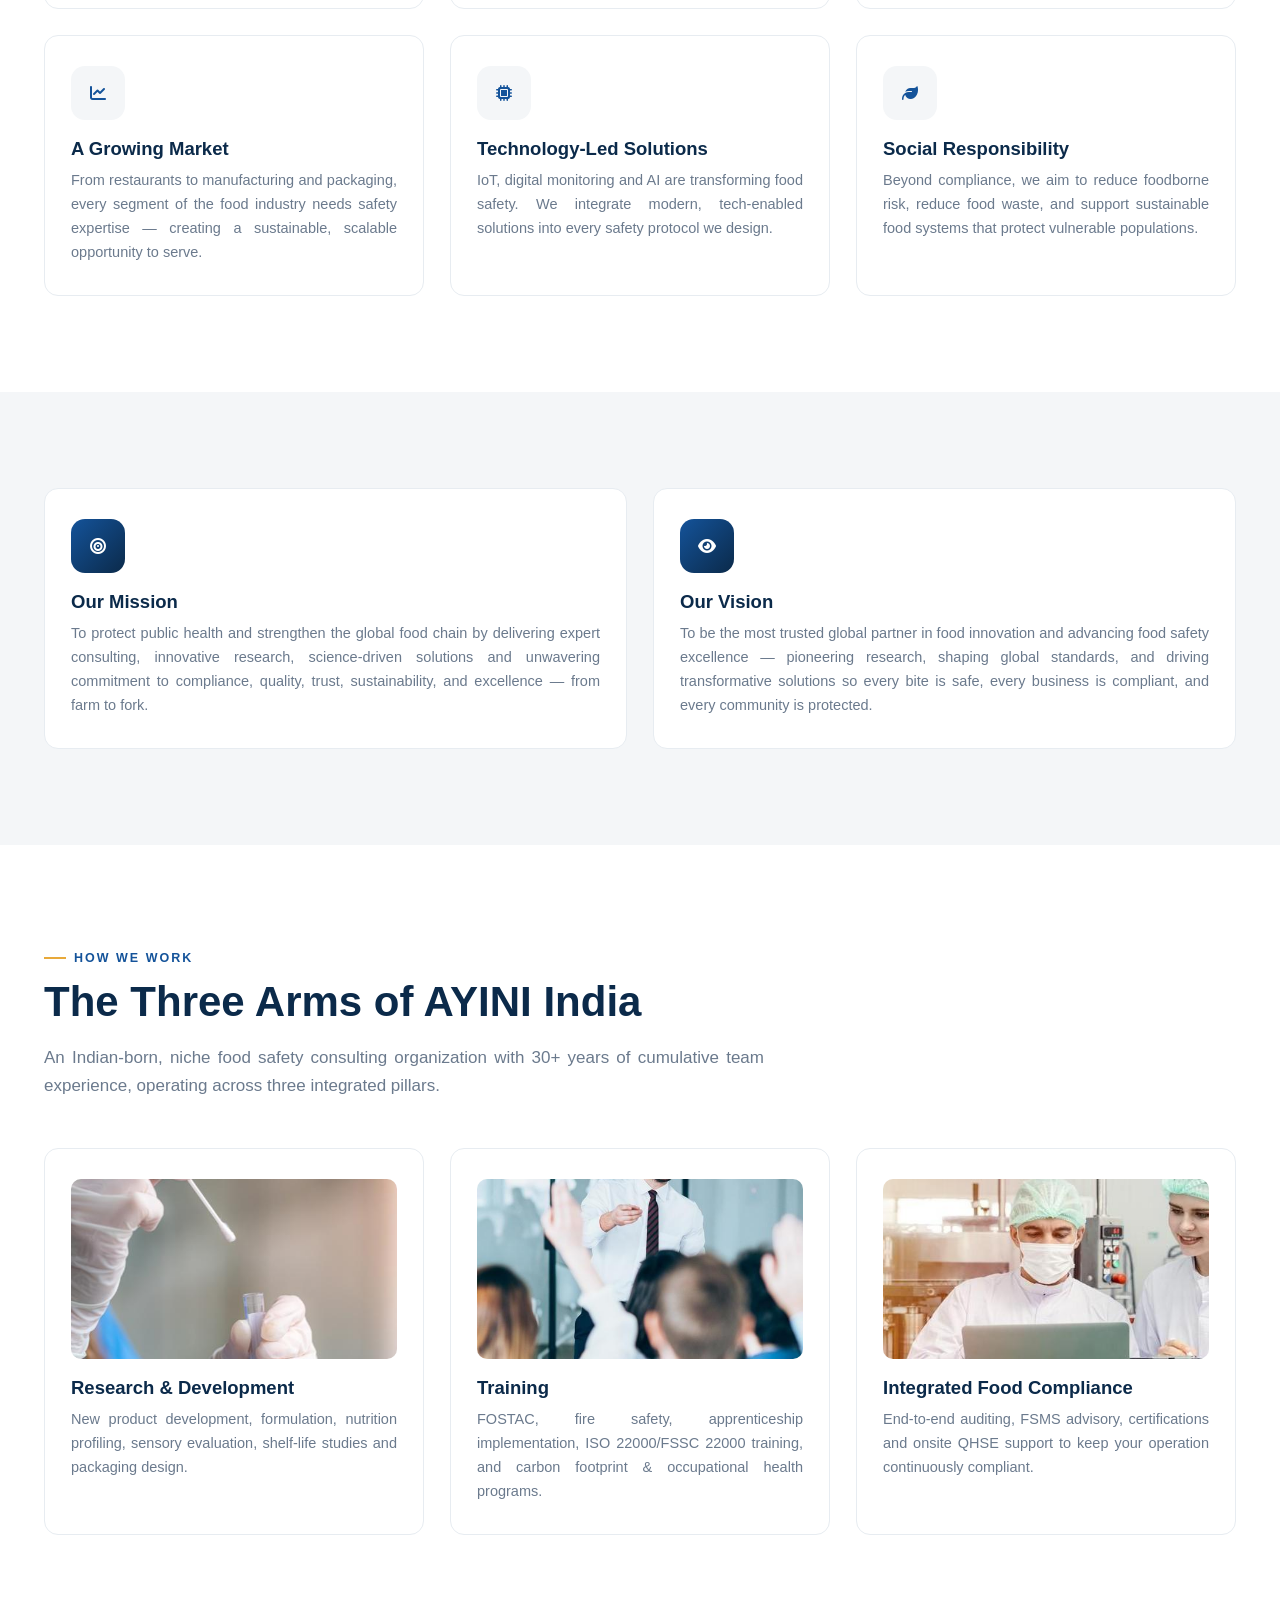
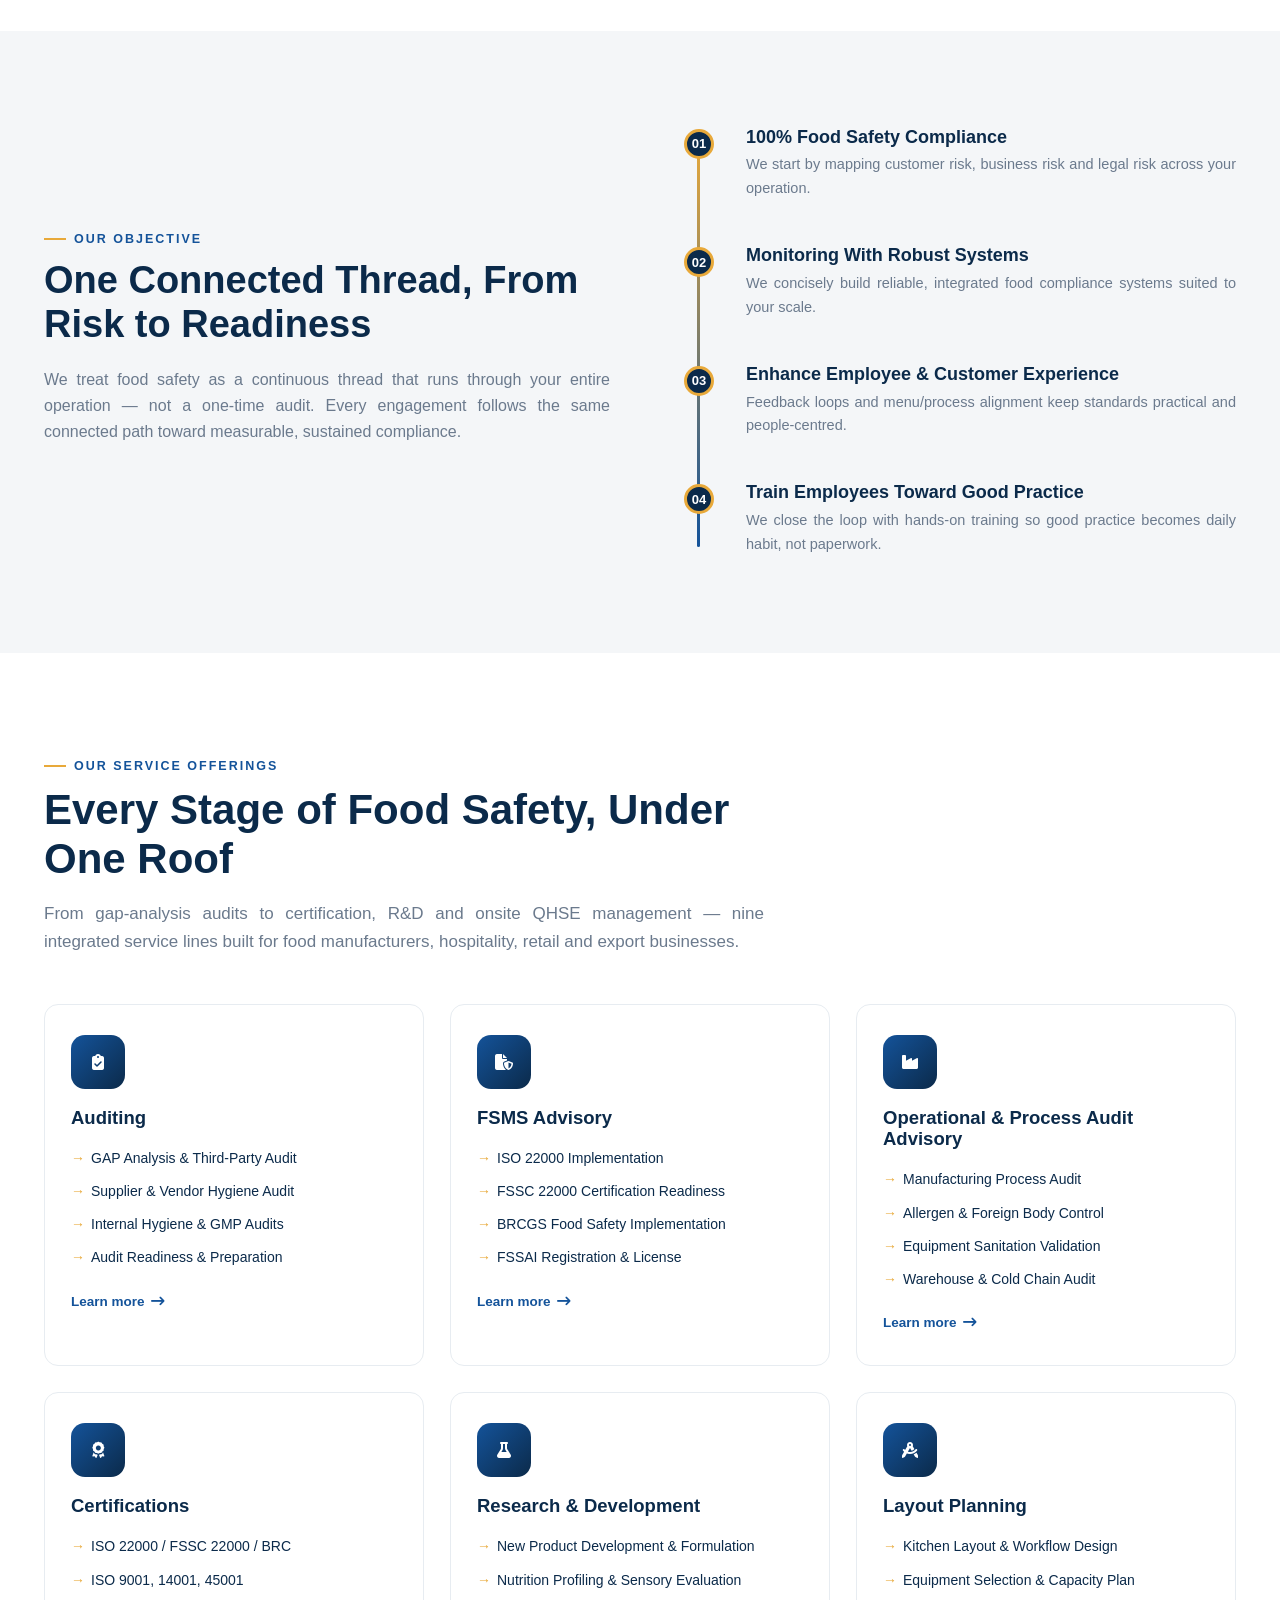
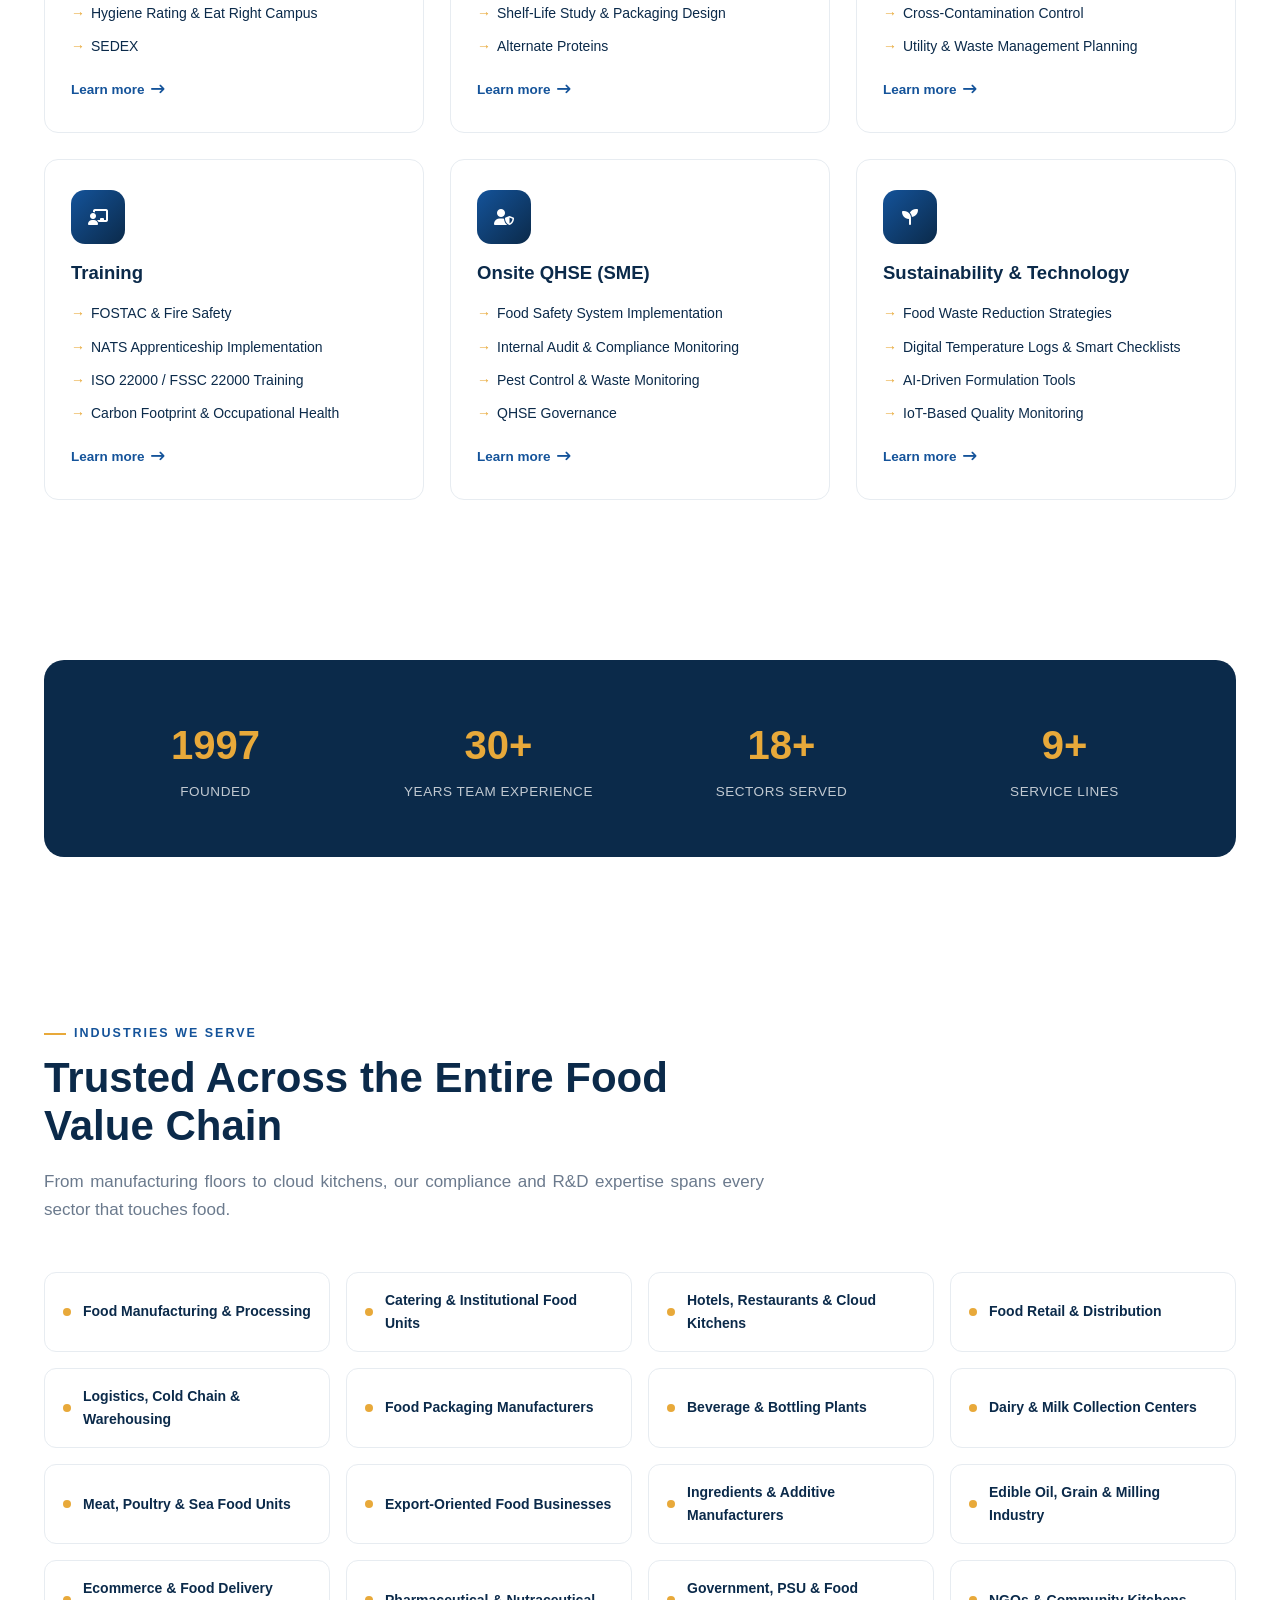
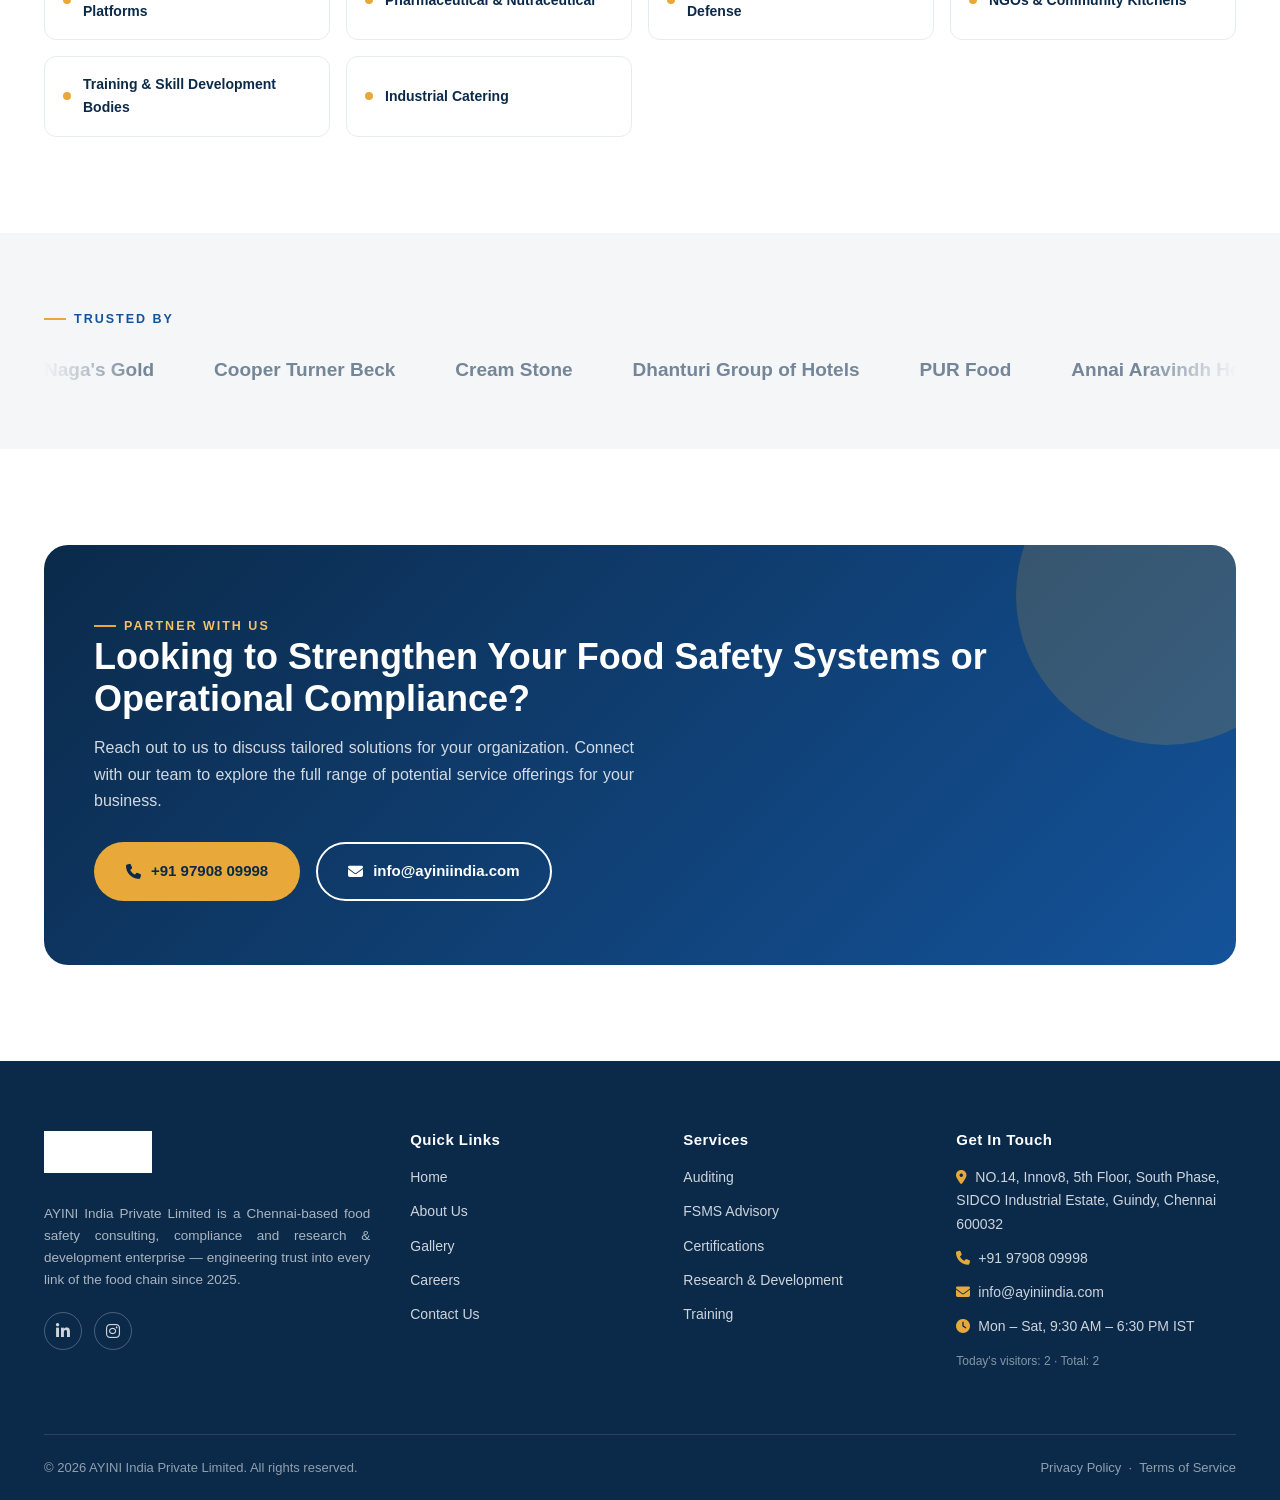
<file: ayini-india/index.html>
<!DOCTYPE html>
<html lang="en">
<head>
<meta charset="UTF-8">
<meta name="viewport" content="width=device-width, initial-scale=1.0">
<title>AYINI India | Food Safety Consulting, Compliance &amp; R&amp;D | Chennai</title>
<meta name="description" content="AYINI India Private Limited is a Chennai-based food safety consulting, compliance and research &amp; development enterprise offering audits, FSSAI/ISO 22000/FSSC 22000 advisory, training and R&amp;D across India.">
<meta name="keywords" content="food safety consultant India, food safety consulting Chennai, FSSAI consultant, ISO 22000, HACCP, food safety audit, food safety training, food compliance, food R&D consultancy">
<link rel="canonical" href="https://ayiniindia.com/">

<!-- Open Graph -->
<meta property="og:type" content="website">
<meta property="og:site_name" content="AYINI India">
<meta property="og:title" content="AYINI India | Food Safety Consulting, Compliance &amp; R&amp;D">
<meta property="og:description" content="Engineering trust into every link of the food chain — food safety consulting, compliance, certification support and R&amp;D from Chennai, India.">
<meta property="og:image" content="https://ayiniindia.com/assets/images/logo/ayini-logo.png">
<meta property="og:url" content="https://ayiniindia.com/">

<!-- Twitter -->
<meta name="twitter:card" content="summary_large_image">
<meta name="twitter:title" content="AYINI India | Food Safety Consulting, Compliance &amp; R&amp;D">
<meta name="twitter:description" content="Engineering trust into every link of the food chain — food safety consulting, compliance, certification support and R&amp;D from Chennai, India.">

<link rel="icon" type="image/png" sizes="32x32" href="assets/images/logo/ayini-icon.png">
<link rel="apple-touch-icon" href="favicon/favicon-180.png">
<link rel="manifest" href="manifest.json">

<link rel="preconnect" href="https://cdnjs.cloudflare.com">
<link rel="stylesheet" href="https://cdnjs.cloudflare.com/ajax/libs/font-awesome/6.5.1/css/all.min.css">
<link rel="stylesheet" href="assets/css/style.css">

<script type="application/ld+json">
{
  "@context": "https://schema.org",
  "@type": "Organization",
  "name": "AYINI India Private Limited",
  "url": "https://ayiniindia.com",
  "logo": "https://ayiniindia.com/assets/images/logo/ayini-logo.png",
  "description": "Food safety consulting, compliance and research & development enterprise.",
  "address": {
    "@type": "PostalAddress",
    "streetAddress": "NO.14, Innov8, 5th Floor, South Phase, SIDCO Industrial Estate, Guindy",
    "addressLocality": "Chennai",
    "addressRegion": "Tamil Nadu",
    "postalCode": "600032",
    "addressCountry": "IN"
  },
  "telephone": "+91-9790809998",
  "email": "info@ayiniindia.com",
  "sameAs": [
    "https://www.linkedin.com/company/ayini-india-private-limited/",
    "https://www.instagram.com/popular/ayini-india-private-limited/"
  ]
}
</script>
</head>
<body>

<!-- Loading Screen -->
<div id="loader" aria-hidden="true"><div class="mark"></div></div>

<!-- Header -->
<header id="site-header">
  <div class="container header-inner">
    <a href="index.html" class="logo-link" aria-label="AYINI India — Home">
      <img src="assets/images/logo/ayini-logo.png" alt="AYINI India — Sustainable Food Engineering">
    </a>
    <nav class="nav-desktop" aria-label="Primary">
      <a href="index.html" class="active">Home</a>
      <a href="pages/about.html">About Us</a>
      <a href="index.html#services">Services</a>
      <a href="index.html#industries">Industries</a>
      <a href="gallery/index.html">Gallery</a>
      <a href="pages/careers.html">Careers</a>
      <a href="pages/contact.html">Contact</a>
    </nav>
    <div class="header-cta">
      <a href="pages/contact.html" class="btn btn-primary">Partner With Us</a>
      <button class="nav-toggle" aria-label="Toggle menu" aria-expanded="false">
        <span></span><span></span><span></span>
      </button>
    </div>
  </div>
</header>

<main id="main-content">

<!-- HERO -->
<section id="hero">
  <div class="hero-bg-shape one"></div>
  <div class="hero-bg-shape two"></div>
  <div class="container hero-grid">
    <div class="hero-copy">
      <span class="eyebrow">Sustainable Food Engineering · Est. 2025</span>
      <h1>Engineering Trust Into Every Link of the <span class="accent">Food Chain</span></h1>
      <p class="lead justified">AYINI India partners with food businesses to safeguard public health, simplify regulatory compliance, and build a culture of safety, quality and accountability — from farm to fork. We don't just meet standards, we raise them.</p>
      <div class="hero-actions">
        <a href="#services" class="btn btn-primary">Explore Our Services <i class="fa-solid fa-arrow-right"></i></a>
        <a href="pages/contact.html" class="btn btn-outline">Talk to Our Experts</a>
      </div>
      <div class="hero-stats">
        <div class="hero-stat"><b data-count="30" data-suffix="+">0</b><span>Years Cumulative Team Experience</span></div>
        <div class="hero-stat"><b data-count="18" data-suffix="+">0</b><span>Food Industry Sectors Served</span></div>
        <div class="hero-stat"><b data-count="9" data-suffix="+">0</b><span>Certification Standards Supported</span></div>
      </div>
    </div>
    <div class="hero-visual reveal">
      <img src="assets/images/content/compliance-floor.jpg" alt="Food manufacturing team reviewing compliance data on the production floor">
      <div class="hero-badge">
        <i class="fa-solid fa-shield-halved" style="color:var(--gold-500);font-size:26px;"></i>
        <div><b>Zero Risk,</b><span>Full Compliance Ecosystem</span></div>
      </div>
    </div>
  </div>
</section>

<!-- WHY WE EXIST -->
<section class="section" id="why">
  <div class="container">
    <div class="section-head reveal">
      <span class="eyebrow">Why We Exist</span>
      <h2>Every Bite Should Be Safe. Every Business Should Be Confident.</h2>
      <p class="justified">In today's globalized, fast-moving food industry, rising consumer awareness, tightening regulation, and recurring contamination incidents have made science-driven food safety solutions essential. AYINI India was built to be a proactive force in meeting that need — offering trust to producers, retailers and the consumers who depend on them.</p>
    </div>
    <div class="grid grid-3 reveal-stagger reveal">
      <div class="card icon-card">
        <div class="icon-wrap"><i class="fa-solid fa-heart-pulse"></i></div>
        <h3>Public Health First</h3>
        <p>Foodborne illness affects millions globally each year. We help businesses prevent contamination, ensure hygiene, and comply with safety standards that protect communities.</p>
      </div>
      <div class="card icon-card">
        <div class="icon-wrap"><i class="fa-solid fa-scale-balanced"></i></div>
        <h3>Rising Regulatory Demands</h3>
        <p>Governments and international bodies keep tightening food safety regulation. We guide businesses through HACCP, ISO 22000, FSSAI and more, as a trusted certification partner.</p>
      </div>
      <div class="card icon-card">
        <div class="icon-wrap"><i class="fa-solid fa-users"></i></div>
        <h3>Growing Consumer Awareness</h3>
        <p>Today's consumers demand transparency and safety. Our services help producers and retailers build trust and brand loyalty by proving their commitment to safety.</p>
      </div>
      <div class="card icon-card">
        <div class="icon-wrap"><i class="fa-solid fa-chart-line"></i></div>
        <h3>A Growing Market</h3>
        <p>From restaurants to manufacturing and packaging, every segment of the food industry needs safety expertise — creating a sustainable, scalable opportunity to serve.</p>
      </div>
      <div class="card icon-card">
        <div class="icon-wrap"><i class="fa-solid fa-microchip"></i></div>
        <h3>Technology-Led Solutions</h3>
        <p>IoT, digital monitoring and AI are transforming food safety. We integrate modern, tech-enabled solutions into every safety protocol we design.</p>
      </div>
      <div class="card icon-card">
        <div class="icon-wrap"><i class="fa-solid fa-leaf"></i></div>
        <h3>Social Responsibility</h3>
        <p>Beyond compliance, we aim to reduce foodborne risk, reduce food waste, and support sustainable food systems that protect vulnerable populations.</p>
      </div>
    </div>
  </div>
</section>

<!-- MISSION / VISION -->
<section class="section section--grey">
  <div class="container">
    <div class="grid grid-2 reveal-stagger reveal">
      <div class="card">
        <div class="icon-wrap"><i class="fa-solid fa-bullseye"></i></div>
        <h3>Our Mission</h3>
        <p class="justified">To protect public health and strengthen the global food chain by delivering expert consulting, innovative research, science-driven solutions and unwavering commitment to compliance, quality, trust, sustainability, and excellence — from farm to fork.</p>
      </div>
      <div class="card">
        <div class="icon-wrap"><i class="fa-solid fa-eye"></i></div>
        <h3>Our Vision</h3>
        <p class="justified">To be the most trusted global partner in food innovation and advancing food safety excellence — pioneering research, shaping global standards, and driving transformative solutions so every bite is safe, every business is compliant, and every community is protected.</p>
      </div>
    </div>
  </div>
</section>

<!-- 3 ARMS -->
<section class="section" id="about-preview">
  <div class="container">
    <div class="section-head reveal">
      <span class="eyebrow">How We Work</span>
      <h2>The Three Arms of AYINI India</h2>
      <p>An Indian-born, niche food safety consulting organization with 30+ years of cumulative team experience, operating across three integrated pillars.</p>
    </div>
    <div class="grid grid-3 reveal-stagger reveal">
      <div class="card">
        <img src="assets/images/content/rnd-lab.jpg" alt="Laboratory research and food innovation testing" style="border-radius:10px;margin-bottom:18px;height:180px;object-fit:cover;width:100%;">
        <h3>Research &amp; Development</h3>
        <p>New product development, formulation, nutrition profiling, sensory evaluation, shelf-life studies and packaging design.</p>
      </div>
      <div class="card">
        <img src="assets/images/content/training.jpg" alt="Food safety training session for industry professionals" style="border-radius:10px;margin-bottom:18px;height:180px;object-fit:cover;width:100%;">
        <h3>Training</h3>
        <p>FOSTAC, fire safety, apprenticeship implementation, ISO 22000/FSSC 22000 training, and carbon footprint &amp; occupational health programs.</p>
      </div>
      <div class="card">
        <img src="assets/images/content/compliance-floor.jpg" alt="Integrated food compliance monitoring on the production floor" style="border-radius:10px;margin-bottom:18px;height:180px;object-fit:cover;width:100%;">
        <h3>Integrated Food Compliance</h3>
        <p>End-to-end auditing, FSMS advisory, certifications and onsite QHSE support to keep your operation continuously compliant.</p>
      </div>
    </div>
  </div>
</section>

<!-- OUR OBJECTIVE — Compliance Thread signature element -->
<section class="section section--grey">
  <div class="container">
    <div class="grid grid-2" style="align-items:center;gap:60px;">
      <div class="reveal">
        <span class="eyebrow">Our Objective</span>
        <h2 style="font-size:clamp(26px,3vw,38px);margin:10px 0 20px;">One Connected Thread, From Risk to Readiness</h2>
        <p class="justified" style="color:var(--grey-500);">We treat food safety as a continuous thread that runs through your entire operation — not a one-time audit. Every engagement follows the same connected path toward measurable, sustained compliance.</p>
      </div>
      <div class="thread-wrap reveal">
        <div class="thread-line"></div>
        <div class="thread-step">
          <div class="thread-dot">01</div>
          <h4>100% Food Safety Compliance</h4>
          <p>We start by mapping customer risk, business risk and legal risk across your operation.</p>
        </div>
        <div class="thread-step">
          <div class="thread-dot">02</div>
          <h4>Monitoring With Robust Systems</h4>
          <p>We concisely build reliable, integrated food compliance systems suited to your scale.</p>
        </div>
        <div class="thread-step">
          <div class="thread-dot">03</div>
          <h4>Enhance Employee &amp; Customer Experience</h4>
          <p>Feedback loops and menu/process alignment keep standards practical and people-centred.</p>
        </div>
        <div class="thread-step">
          <div class="thread-dot">04</div>
          <h4>Train Employees Toward Good Practice</h4>
          <p>We close the loop with hands-on training so good practice becomes daily habit, not paperwork.</p>
        </div>
      </div>
    </div>
  </div>
</section>

<!-- SERVICES -->
<section class="section" id="services">
  <div class="container">
    <div class="section-head reveal">
      <span class="eyebrow">Our Service Offerings</span>
      <h2>Every Stage of Food Safety, Under One Roof</h2>
      <p>From gap-analysis audits to certification, R&amp;D and onsite QHSE management — nine integrated service lines built for food manufacturers, hospitality, retail and export businesses.</p>
    </div>
    <div class="grid grid-3 reveal-stagger reveal">

      <div class="card">
        <div class="icon-wrap"><i class="fa-solid fa-clipboard-check"></i></div>
        <h3>Auditing</h3>
        <ul>
          <li>GAP Analysis &amp; Third-Party Audit</li>
          <li>Supplier &amp; Vendor Hygiene Audit</li>
          <li>Internal Hygiene &amp; GMP Audits</li>
          <li>Audit Readiness &amp; Preparation</li>
        </ul>
        <a class="card-link" href="pages/services/auditing.html">Learn more <i class="fa-solid fa-arrow-right-long"></i></a>
      </div>

      <div class="card">
        <div class="icon-wrap"><i class="fa-solid fa-file-shield"></i></div>
        <h3>FSMS Advisory</h3>
        <ul>
          <li>ISO 22000 Implementation</li>
          <li>FSSC 22000 Certification Readiness</li>
          <li>BRCGS Food Safety Implementation</li>
          <li>FSSAI Registration &amp; License</li>
        </ul>
        <a class="card-link" href="pages/services/fsms-advisory.html">Learn more <i class="fa-solid fa-arrow-right-long"></i></a>
      </div>

      <div class="card">
        <div class="icon-wrap"><i class="fa-solid fa-industry"></i></div>
        <h3>Operational &amp; Process Audit Advisory</h3>
        <ul>
          <li>Manufacturing Process Audit</li>
          <li>Allergen &amp; Foreign Body Control</li>
          <li>Equipment Sanitation Validation</li>
          <li>Warehouse &amp; Cold Chain Audit</li>
        </ul>
        <a class="card-link" href="pages/services/operational-audit.html">Learn more <i class="fa-solid fa-arrow-right-long"></i></a>
      </div>

      <div class="card">
        <div class="icon-wrap"><i class="fa-solid fa-award"></i></div>
        <h3>Certifications</h3>
        <ul>
          <li>ISO 22000 / FSSC 22000 / BRC</li>
          <li>ISO 9001, 14001, 45001</li>
          <li>Hygiene Rating &amp; Eat Right Campus</li>
          <li>SEDEX</li>
        </ul>
        <a class="card-link" href="pages/services/certifications.html">Learn more <i class="fa-solid fa-arrow-right-long"></i></a>
      </div>

      <div class="card">
        <div class="icon-wrap"><i class="fa-solid fa-flask"></i></div>
        <h3>Research &amp; Development</h3>
        <ul>
          <li>New Product Development &amp; Formulation</li>
          <li>Nutrition Profiling &amp; Sensory Evaluation</li>
          <li>Shelf-Life Study &amp; Packaging Design</li>
          <li>Alternate Proteins</li>
        </ul>
        <a class="card-link" href="pages/services/research-development.html">Learn more <i class="fa-solid fa-arrow-right-long"></i></a>
      </div>

      <div class="card">
        <div class="icon-wrap"><i class="fa-solid fa-drafting-compass"></i></div>
        <h3>Layout Planning</h3>
        <ul>
          <li>Kitchen Layout &amp; Workflow Design</li>
          <li>Equipment Selection &amp; Capacity Plan</li>
          <li>Cross-Contamination Control</li>
          <li>Utility &amp; Waste Management Planning</li>
        </ul>
        <a class="card-link" href="pages/services/layout-planning.html">Learn more <i class="fa-solid fa-arrow-right-long"></i></a>
      </div>

      <div class="card">
        <div class="icon-wrap"><i class="fa-solid fa-chalkboard-user"></i></div>
        <h3>Training</h3>
        <ul>
          <li>FOSTAC &amp; Fire Safety</li>
          <li>NATS Apprenticeship Implementation</li>
          <li>ISO 22000 / FSSC 22000 Training</li>
          <li>Carbon Footprint &amp; Occupational Health</li>
        </ul>
        <a class="card-link" href="pages/services/training.html">Learn more <i class="fa-solid fa-arrow-right-long"></i></a>
      </div>

      <div class="card">
        <div class="icon-wrap"><i class="fa-solid fa-user-shield"></i></div>
        <h3>Onsite QHSE (SME)</h3>
        <ul>
          <li>Food Safety System Implementation</li>
          <li>Internal Audit &amp; Compliance Monitoring</li>
          <li>Pest Control &amp; Waste Monitoring</li>
          <li>QHSE Governance</li>
        </ul>
        <a class="card-link" href="pages/services/onsite-qhse.html">Learn more <i class="fa-solid fa-arrow-right-long"></i></a>
      </div>

      <div class="card">
        <div class="icon-wrap"><i class="fa-solid fa-seedling"></i></div>
        <h3>Sustainability &amp; Technology</h3>
        <ul>
          <li>Food Waste Reduction Strategies</li>
          <li>Digital Temperature Logs &amp; Smart Checklists</li>
          <li>AI-Driven Formulation Tools</li>
          <li>IoT-Based Quality Monitoring</li>
        </ul>
        <a class="card-link" href="pages/services/sustainability-technology.html">Learn more <i class="fa-solid fa-arrow-right-long"></i></a>
      </div>

    </div>
  </div>
</section>

<!-- STATS STRIP -->
<section class="section--tight">
  <div class="container">
    <div class="stats-strip reveal">
      <div class="stats-grid">
        <div class="stat"><b data-count="2025">0</b><span>FOUNDED</span></div>
        <div class="stat"><b data-count="30" data-suffix="+">0</b><span>YEARS TEAM EXPERIENCE</span></div>
        <div class="stat"><b data-count="18" data-suffix="+">0</b><span>SECTORS SERVED</span></div>
        <div class="stat"><b data-count="9" data-suffix="+">0</b><span>SERVICE LINES</span></div>
      </div>
    </div>
  </div>
</section>

<!-- INDUSTRIES / SECTORS -->
<section class="section" id="industries">
  <div class="container">
    <div class="section-head reveal">
      <span class="eyebrow">Industries We Serve</span>
      <h2>Trusted Across the Entire Food Value Chain</h2>
      <p>From manufacturing floors to cloud kitchens, our compliance and R&amp;D expertise spans every sector that touches food.</p>
    </div>
    <div class="grid grid-4 reveal-stagger reveal" style="gap:16px;">
      <div class="sector-chip"><span class="dot"></span>Food Manufacturing &amp; Processing</div>
      <div class="sector-chip"><span class="dot"></span>Catering &amp; Institutional Food Units</div>
      <div class="sector-chip"><span class="dot"></span>Hotels, Restaurants &amp; Cloud Kitchens</div>
      <div class="sector-chip"><span class="dot"></span>Food Retail &amp; Distribution</div>
      <div class="sector-chip"><span class="dot"></span>Logistics, Cold Chain &amp; Warehousing</div>
      <div class="sector-chip"><span class="dot"></span>Food Packaging Manufacturers</div>
      <div class="sector-chip"><span class="dot"></span>Beverage &amp; Bottling Plants</div>
      <div class="sector-chip"><span class="dot"></span>Dairy &amp; Milk Collection Centers</div>
      <div class="sector-chip"><span class="dot"></span>Meat, Poultry &amp; Sea Food Units</div>
      <div class="sector-chip"><span class="dot"></span>Export-Oriented Food Businesses</div>
      <div class="sector-chip"><span class="dot"></span>Ingredients &amp; Additive Manufacturers</div>
      <div class="sector-chip"><span class="dot"></span>Edible Oil, Grain &amp; Milling Industry</div>
      <div class="sector-chip"><span class="dot"></span>Ecommerce &amp; Food Delivery Platforms</div>
      <div class="sector-chip"><span class="dot"></span>Pharmaceutical &amp; Nutraceutical</div>
      <div class="sector-chip"><span class="dot"></span>Government, PSU &amp; Food Defense</div>
      <div class="sector-chip"><span class="dot"></span>NGOs &amp; Community Kitchens</div>
      <div class="sector-chip"><span class="dot"></span>Training &amp; Skill Development Bodies</div>
      <div class="sector-chip"><span class="dot"></span>Industrial Catering</div>
    </div>
  </div>
</section>

<!-- CLIENTELE (text marquee — no third-party logo graphics reproduced) -->
<section class="section--tight section--grey">
  <div class="container">
    <p class="eyebrow reveal" style="margin-bottom:24px;">Trusted By</p>
    <div class="marquee reveal">
      <div class="marquee-track">
        <span>Naga's Gold</span><span>Cooper Turner Beck</span><span>Cream Stone</span><span>Dhanturi Group of Hotels</span><span>PUR Food</span><span>Annai Aravindh Herbals</span><span>The Park Hyderabad</span><span>DoubleTree by Hilton</span><span>Le Méridien Hyderabad</span><span>Elior</span><span>Shrikhas Food Zone</span><span>La Vie En Rose Café &amp; Bistro</span><span>Vethaa Milk</span><span>Arjun Hospitality Services</span><span>Sri Kumaran Sweets</span><span>Steerzman Quality Solutions</span><span>Paradise</span>
        <!-- duplicate for seamless loop -->
        <span>Naga's Gold</span><span>Cooper Turner Beck</span><span>Cream Stone</span><span>Dhanturi Group of Hotels</span><span>PUR Food</span><span>Annai Aravindh Herbals</span><span>The Park Hyderabad</span><span>DoubleTree by Hilton</span><span>Le Méridien Hyderabad</span><span>Elior</span><span>Shrikhas Food Zone</span><span>La Vie En Rose Café &amp; Bistro</span><span>Vethaa Milk</span><span>Arjun Hospitality Services</span><span>Sri Kumaran Sweets</span><span>Steerzman Quality Solutions</span><span>Paradise</span>
      </div>
    </div>
  </div>
</section>

<!-- CONTACT CTA -->
<section class="section" id="contact">
  <div class="container">
    <div class="contact-cta reveal">
      <span class="eyebrow" style="color:var(--gold-400);">Partner With Us</span>
      <h2>Looking to Strengthen Your Food Safety Systems or Operational Compliance?</h2>
      <p class="justified">Reach out to us to discuss tailored solutions for your organization. Connect with our team to explore the full range of potential service offerings for your business.</p>
      <div class="hero-actions">
        <a href="tel:+919790809998" class="btn btn-gold"><i class="fa-solid fa-phone"></i> +91 97908 09998</a>
        <a href="mailto:info@ayiniindia.com" class="btn btn-outline" style="border-color:#fff;color:#fff;"><i class="fa-solid fa-envelope"></i> info@ayiniindia.com</a>
      </div>
    </div>
  </div>
</section>

</main>

<!-- FOOTER -->
<footer>
  <div class="container">
    <div class="footer-grid">
      <div>
        <a href="index.html" class="logo-link"><img src="assets/images/logo/ayini-logo.png" alt="AYINI India"></a>
        <p class="about justified">AYINI India Private Limited is a Chennai-based food safety consulting, compliance and research &amp; development enterprise — engineering trust into every link of the food chain since 2025.</p>
        <div class="social-row">
          <a href="https://www.linkedin.com/company/ayini-india-private-limited/" target="_blank" rel="noopener" aria-label="AYINI India on LinkedIn"><i class="fa-brands fa-linkedin-in"></i></a>
          <a href="https://www.instagram.com/popular/ayini-india-private-limited/" target="_blank" rel="noopener" aria-label="AYINI India on Instagram"><i class="fa-brands fa-instagram"></i></a>
        </div>
      </div>
      <div>
        <h4>Quick Links</h4>
        <ul>
          <li><a href="index.html">Home</a></li>
          <li><a href="pages/about.html">About Us</a></li>
          <li><a href="gallery/index.html">Gallery</a></li>
          <li><a href="pages/careers.html">Careers</a></li>
          <li><a href="pages/contact.html">Contact Us</a></li>
        </ul>
      </div>
      <div>
        <h4>Services</h4>
        <ul>
          <li><a href="pages/services/auditing.html">Auditing</a></li>
          <li><a href="pages/services/fsms-advisory.html">FSMS Advisory</a></li>
          <li><a href="pages/services/certifications.html">Certifications</a></li>
          <li><a href="pages/services/research-development.html">Research &amp; Development</a></li>
          <li><a href="pages/services/training.html">Training</a></li>
        </ul>
      </div>
      <div>
        <h4>Get In Touch</h4>
        <ul>
          <li><i class="fa-solid fa-location-dot" style="color:var(--gold-500);margin-right:8px;"></i>NO.14, Innov8, 5th Floor, South Phase, SIDCO Industrial Estate, Guindy, Chennai 600032</li>
          <li><i class="fa-solid fa-phone" style="color:var(--gold-500);margin-right:8px;"></i><a href="tel:+919790809998">+91 97908 09998</a></li>
          <li><i class="fa-solid fa-envelope" style="color:var(--gold-500);margin-right:8px;"></i><a href="mailto:info@ayiniindia.com">info@ayiniindia.com</a></li>
          <li><i class="fa-solid fa-clock" style="color:var(--gold-500);margin-right:8px;"></i>Mon – Sat, 9:30 AM – 6:30 PM IST</li>
        </ul>
        <p style="font-size:12px;color:rgba(255,255,255,.5);margin-top:14px;">
          Today's visitors: <span id="visitor-today">–</span> · Total: <span id="visitor-total">–</span>
        </p>
      </div>
    </div>
    <div class="footer-bottom">
      <span>&copy; <span id="current-year"></span> AYINI India Private Limited. All rights reserved.</span>
      <span>
        <a href="pages/privacy-policy.html">Privacy Policy</a> &nbsp;·&nbsp;
        <a href="pages/terms.html">Terms of Service</a>
      </span>
    </div>
  </div>
</footer>

<!-- Floating buttons -->
<div class="float-btns">
  <a class="float-btn whatsapp" href="https://wa.me/919790809998" target="_blank" rel="noopener" aria-label="Chat on WhatsApp"><i class="fa-brands fa-whatsapp" style="font-size:24px;"></i></a>
  <button class="float-btn totop" aria-label="Back to top"><i class="fa-solid fa-arrow-up"></i></button>
</div>

<script src="assets/js/main.js"></script>
</body>
</html>
</file>
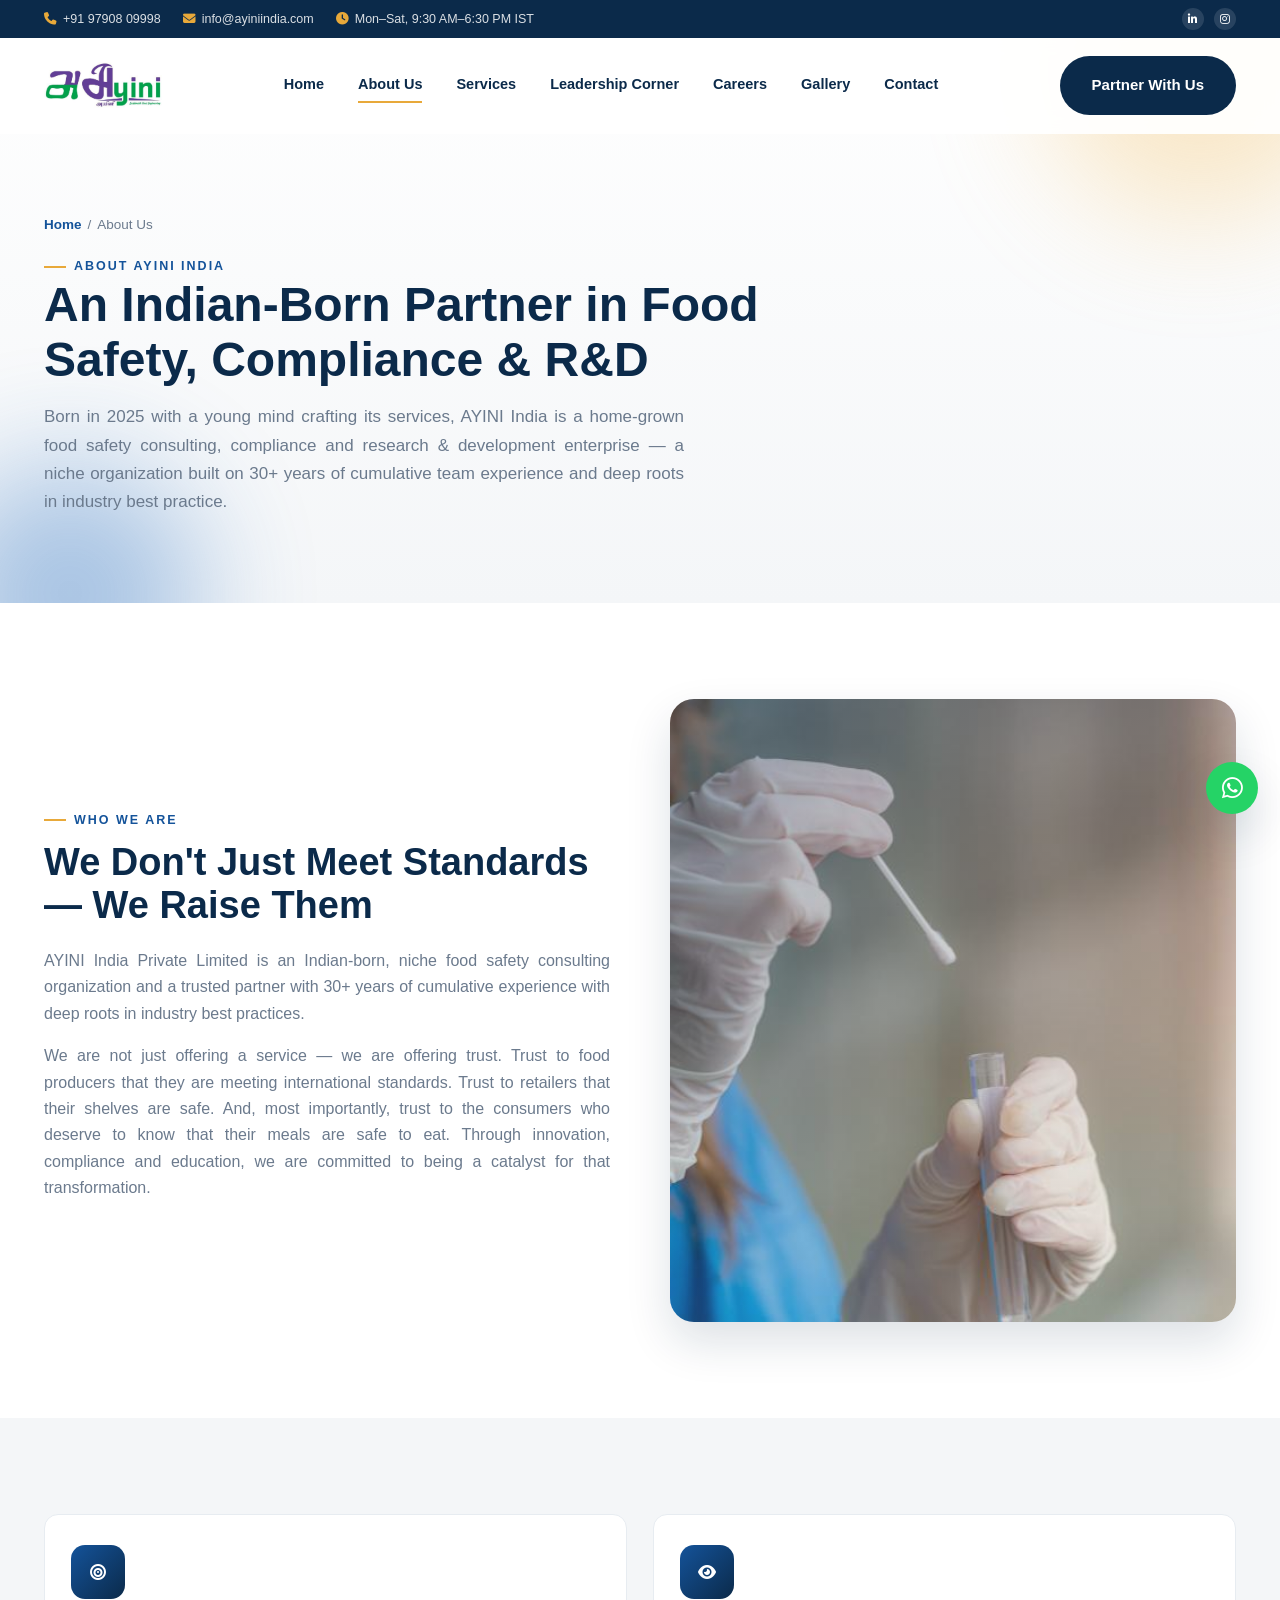
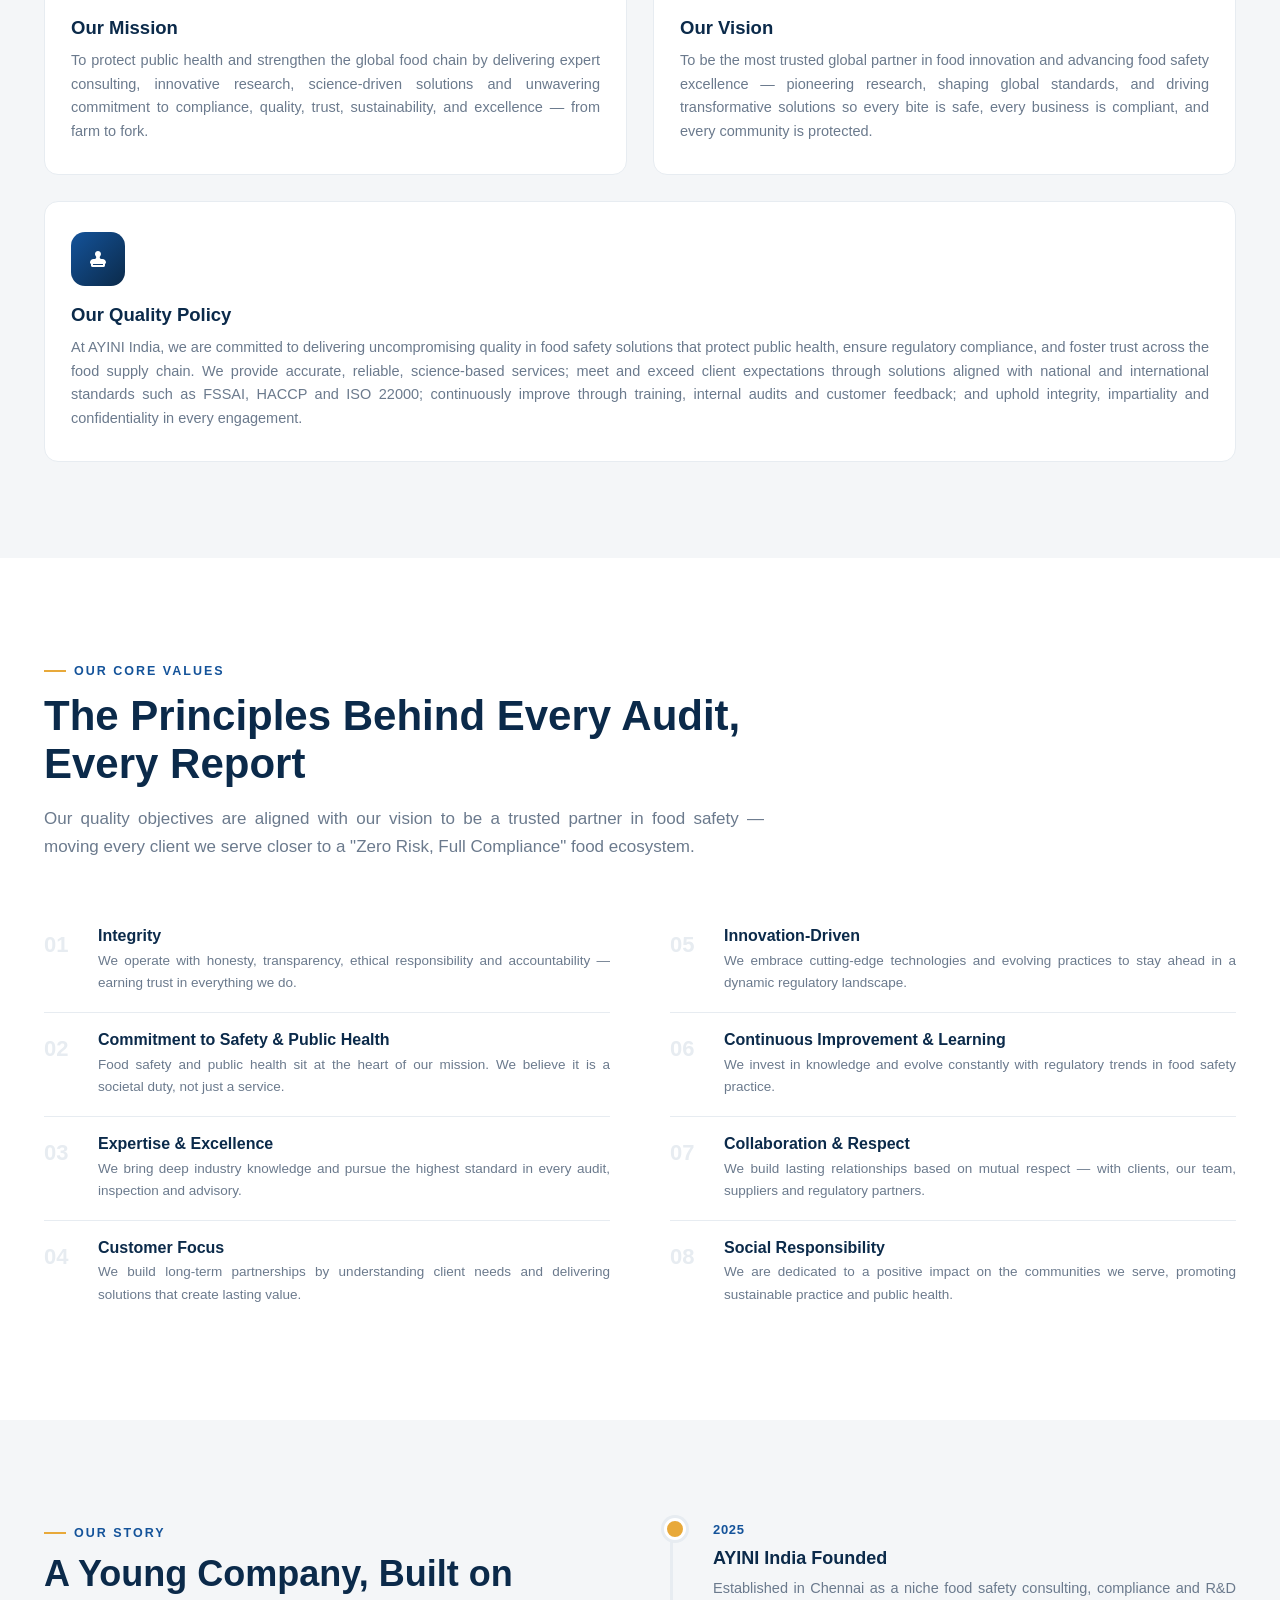
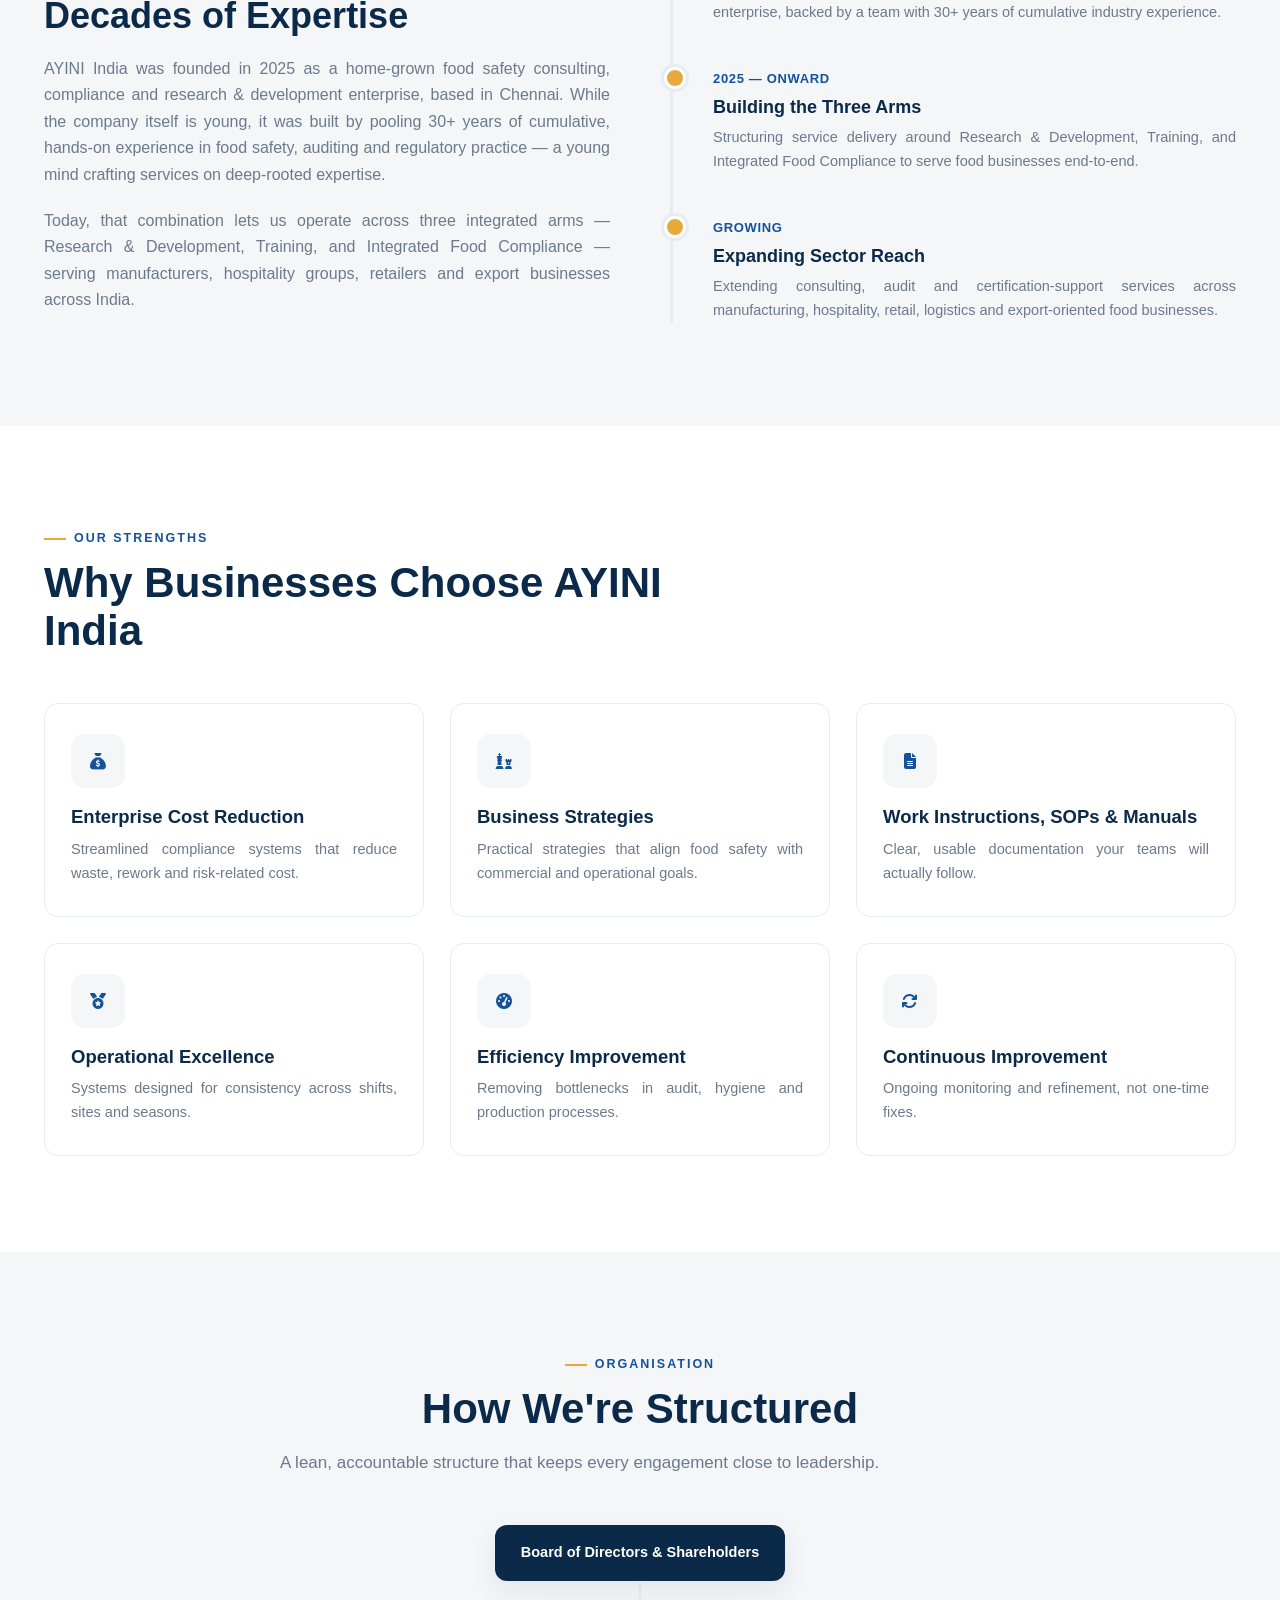
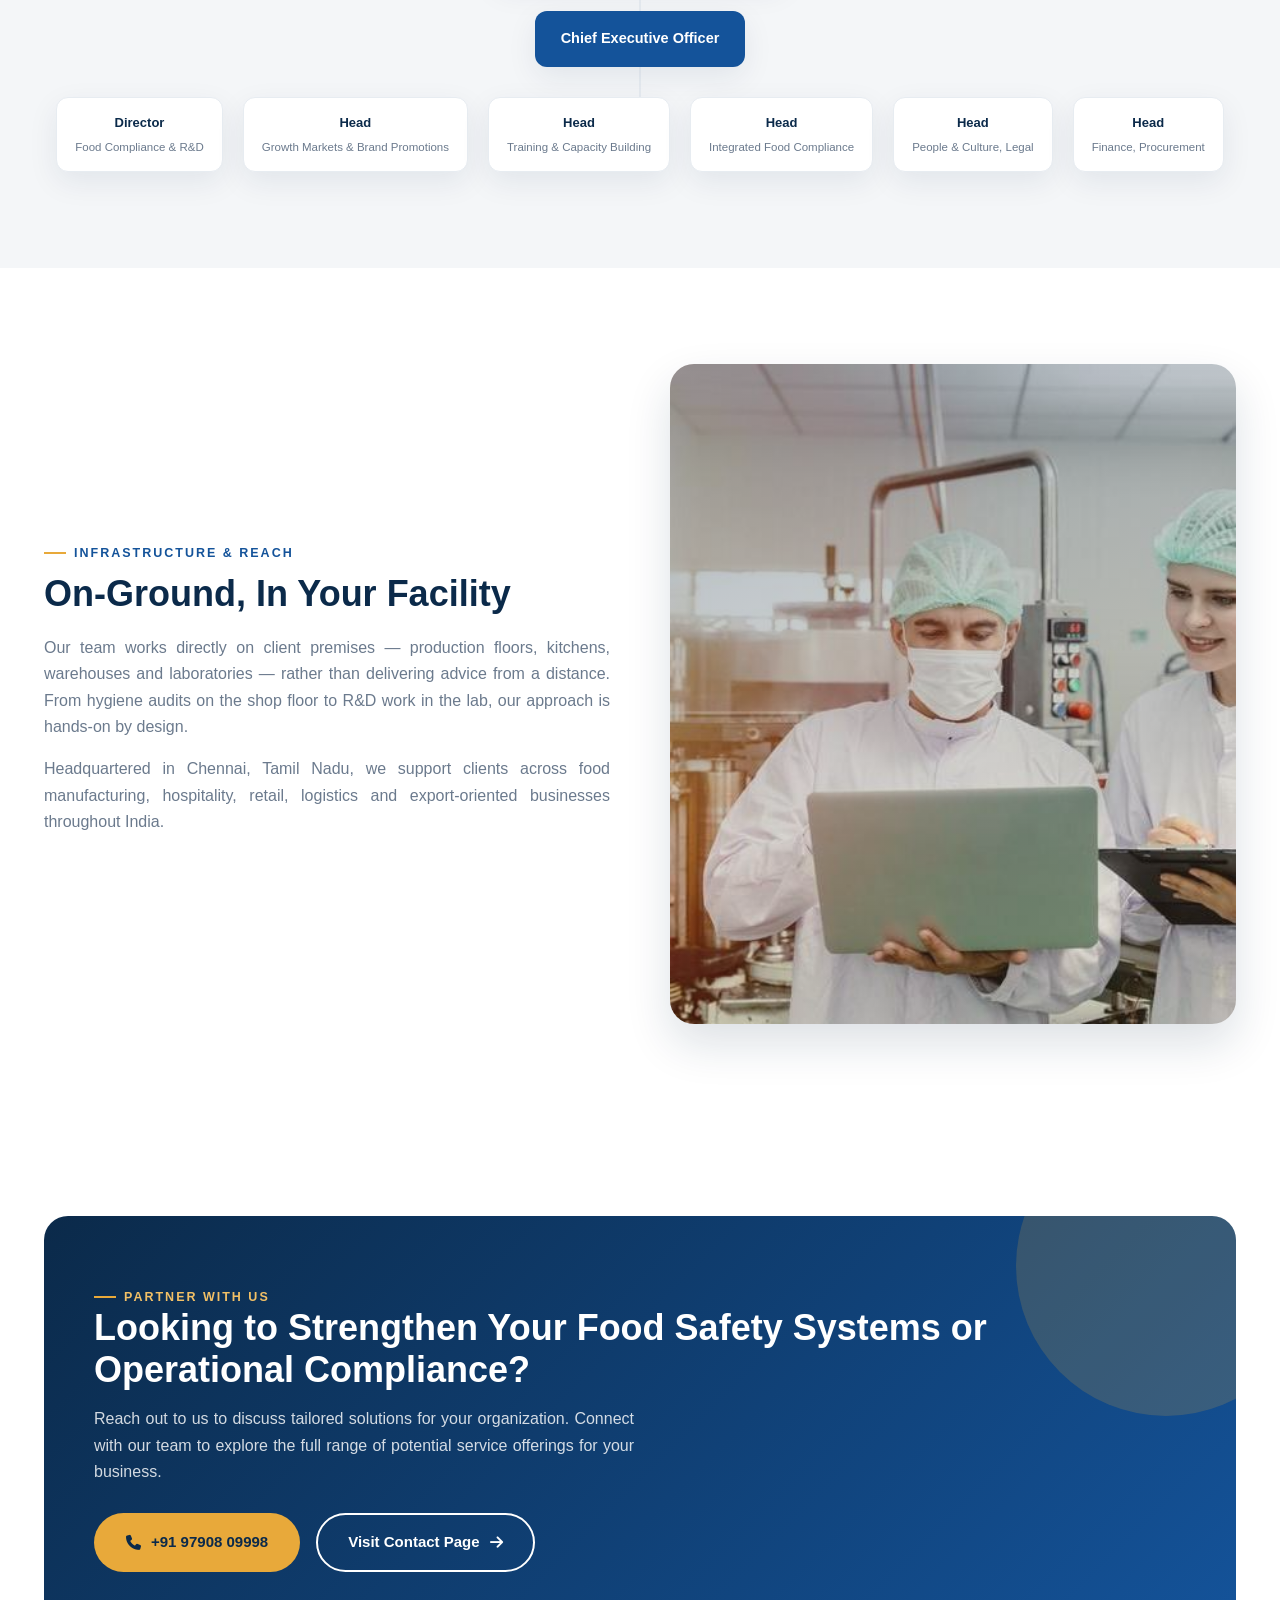
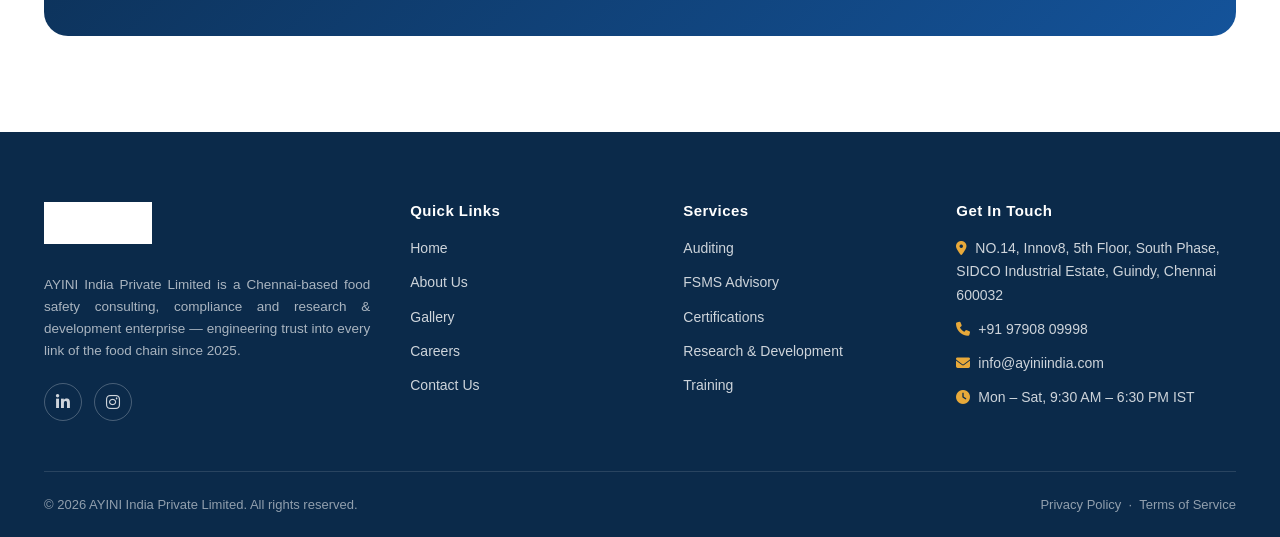
<file: pages/about.html>
<!DOCTYPE html>
<html lang="en">
<head>
<meta charset="UTF-8">
<meta name="viewport" content="width=device-width, initial-scale=1.0">
<title>About Us | AYINI India — Food Safety Consulting &amp; R&amp;D, Chennai</title>
<meta name="description" content="AYINI India Private Limited: an Indian-born food safety consulting, compliance and R&amp;D enterprise founded in 2025, built on 30+ years of cumulative team experience. Learn our mission, values and structure.">
<meta name="keywords" content="about AYINI India, food safety consulting company Chennai, food compliance company India, ISO 22000 consultants, FSSAI consultants Chennai">
<link rel="canonical" href="https://ayiniindia.com/pages/about.html">

<meta property="og:type" content="website">
<meta property="og:site_name" content="AYINI India">
<meta property="og:title" content="About AYINI India | Food Safety Consulting &amp; R&amp;D">
<meta property="og:description" content="An Indian-born food safety consulting, compliance and R&amp;D enterprise built on 30+ years of cumulative team experience.">
<meta property="og:image" content="https://ayiniindia.com/assets/images/logo/ayini-logo.png">
<meta property="og:url" content="https://ayiniindia.com/pages/about.html">

<link rel="icon" type="image/png" sizes="32x32" href="../assets/images/logo/ayini-icon.png">
<link rel="apple-touch-icon" href="../favicon/favicon-180.png">
<link rel="manifest" href="../manifest.json">

<link rel="preconnect" href="https://cdnjs.cloudflare.com">
<link rel="stylesheet" href="https://cdnjs.cloudflare.com/ajax/libs/font-awesome/6.5.1/css/all.min.css">
<link rel="stylesheet" href="../assets/css/style.css">

<script type="application/ld+json">
{
  "@context": "https://schema.org",
  "@type": "BreadcrumbList",
  "itemListElement": [
    { "@type": "ListItem", "position": 1, "name": "Home", "item": "https://ayiniindia.com/" },
    { "@type": "ListItem", "position": 2, "name": "About Us", "item": "https://ayiniindia.com/pages/about.html" }
  ]
}
</script>
<script type="application/ld+json">
{
  "@context": "https://schema.org",
  "@type": "Organization",
  "name": "AYINI India Private Limited",
  "foundingDate": "2025",
  "url": "https://ayiniindia.com",
  "logo": "https://ayiniindia.com/assets/images/logo/ayini-logo.png",
  "address": {
    "@type": "PostalAddress",
    "streetAddress": "NO.14, Innov8, 5th Floor, South Phase, SIDCO Industrial Estate, Guindy",
    "addressLocality": "Chennai",
    "addressRegion": "Tamil Nadu",
    "postalCode": "600032",
    "addressCountry": "IN"
  }
}
</script>
</head>
<body>

<div id="loader" aria-hidden="true"><div class="mark"></div></div>

<div id="utility-bar">
  <div class="container utility-inner">
    <div class="utility-left">
      <a href="tel:+919790809998"><i class="fa-solid fa-phone"></i>+91 97908 09998</a>
      <span class="hide-mobile"><i class="fa-solid fa-envelope"></i>info@ayiniindia.com</span>
      <span class="hide-mobile"><i class="fa-solid fa-clock"></i>Mon–Sat, 9:30 AM–6:30 PM IST</span>
    </div>
    <div class="utility-social">
      <a href="https://www.linkedin.com/company/ayini-india-private-limited/" target="_blank" rel="noopener" aria-label="LinkedIn"><i class="fa-brands fa-linkedin-in"></i></a>
      <a href="https://www.instagram.com/popular/ayini-india-private-limited/" target="_blank" rel="noopener" aria-label="Instagram"><i class="fa-brands fa-instagram"></i></a>
    </div>
  </div>
</div>

<header id="site-header">
  <div class="container header-inner">
    <a href="../index.html" class="logo-link" aria-label="AYINI India — Home">
      <img src="../assets/images/logo/ayini-logo.png" alt="AYINI India — Sustainable Food Engineering">
    </a>
    <nav class="nav-desktop" aria-label="Primary">
      <a href="../index.html">Home</a>
      <a href="about.html" class="active">About Us</a>
      <a href="../index.html#services">Services</a>
      <a href="about.html#organisation">Leadership Corner</a>
      <a href="careers.html">Careers</a>
      <a href="../gallery/index.html">Gallery</a>
      <a href="contact.html">Contact</a>
    </nav>
    <div class="header-cta">
      <a href="contact.html" class="btn btn-primary">Partner With Us</a>
      <button class="nav-toggle" aria-label="Toggle menu" aria-expanded="false">
        <span></span><span></span><span></span>
      </button>
    </div>
  </div>
</header>

<main id="main-content">

<!-- PAGE BANNER -->
<section class="page-banner">
  <div class="hero-bg-shape one"></div>
  <div class="hero-bg-shape two"></div>
  <div class="container">
    <p class="breadcrumb"><a href="../index.html">Home</a><span>/</span>About Us</p>
    <span class="eyebrow">About AYINI India</span>
    <h1>An Indian-Born Partner in Food Safety, Compliance &amp; R&amp;D</h1>
    <p class="lead justified">Born in 2025 with a young mind crafting its services, AYINI India is a home-grown food safety consulting, compliance and research &amp; development enterprise — a niche organization built on 30+ years of cumulative team experience and deep roots in industry best practice.</p>
  </div>
</section>

<!-- WHO WE ARE -->
<section class="section">
  <div class="container">
    <div class="grid grid-2" style="align-items:center;gap:60px;">
      <div class="reveal">
        <span class="eyebrow">Who We Are</span>
        <h2 style="font-size:clamp(26px,3vw,38px);margin:10px 0 20px;">We Don't Just Meet Standards — We Raise Them</h2>
        <p class="justified" style="color:var(--grey-500);margin-bottom:16px;">AYINI India Private Limited is an Indian-born, niche food safety consulting organization and a trusted partner with 30+ years of cumulative experience with deep roots in industry best practices.</p>
        <p class="justified" style="color:var(--grey-500);">We are not just offering a service — we are offering trust. Trust to food producers that they are meeting international standards. Trust to retailers that their shelves are safe. And, most importantly, trust to the consumers who deserve to know that their meals are safe to eat. Through innovation, compliance and education, we are committed to being a catalyst for that transformation.</p>
      </div>
      <div class="hero-visual reveal">
        <img src="../assets/images/content/rnd-lab.jpg" alt="AYINI India research and development laboratory testing">
      </div>
    </div>
  </div>
</section>

<!-- MISSION / VISION / QUALITY POLICY -->
<section class="section section--grey">
  <div class="container">
    <div class="grid grid-2 reveal-stagger reveal" style="margin-bottom:26px;">
      <div class="card">
        <div class="icon-wrap"><i class="fa-solid fa-bullseye"></i></div>
        <h3>Our Mission</h3>
        <p class="justified">To protect public health and strengthen the global food chain by delivering expert consulting, innovative research, science-driven solutions and unwavering commitment to compliance, quality, trust, sustainability, and excellence — from farm to fork.</p>
      </div>
      <div class="card">
        <div class="icon-wrap"><i class="fa-solid fa-eye"></i></div>
        <h3>Our Vision</h3>
        <p class="justified">To be the most trusted global partner in food innovation and advancing food safety excellence — pioneering research, shaping global standards, and driving transformative solutions so every bite is safe, every business is compliant, and every community is protected.</p>
      </div>
    </div>
    <div class="card reveal">
      <div class="icon-wrap"><i class="fa-solid fa-stamp"></i></div>
      <h3>Our Quality Policy</h3>
      <p class="justified">At AYINI India, we are committed to delivering uncompromising quality in food safety solutions that protect public health, ensure regulatory compliance, and foster trust across the food supply chain. We provide accurate, reliable, science-based services; meet and exceed client expectations through solutions aligned with national and international standards such as FSSAI, HACCP and ISO 22000; continuously improve through training, internal audits and customer feedback; and uphold integrity, impartiality and confidentiality in every engagement.</p>
    </div>
  </div>
</section>

<!-- CORE VALUES -->
<section class="section">
  <div class="container">
    <div class="section-head reveal">
      <span class="eyebrow">Our Core Values</span>
      <h2>The Principles Behind Every Audit, Every Report</h2>
      <p>Our quality objectives are aligned with our vision to be a trusted partner in food safety — moving every client we serve closer to a "Zero Risk, Full Compliance" food ecosystem.</p>
    </div>
    <div class="grid grid-2 reveal-stagger reveal" style="gap:0 60px;">
      <div>
        <div class="value-chip"><span class="num">01</span><div><h4>Integrity</h4><p>We operate with honesty, transparency, ethical responsibility and accountability — earning trust in everything we do.</p></div></div>
        <div class="value-chip"><span class="num">02</span><div><h4>Commitment to Safety &amp; Public Health</h4><p>Food safety and public health sit at the heart of our mission. We believe it is a societal duty, not just a service.</p></div></div>
        <div class="value-chip"><span class="num">03</span><div><h4>Expertise &amp; Excellence</h4><p>We bring deep industry knowledge and pursue the highest standard in every audit, inspection and advisory.</p></div></div>
        <div class="value-chip"><span class="num">04</span><div><h4>Customer Focus</h4><p>We build long-term partnerships by understanding client needs and delivering solutions that create lasting value.</p></div></div>
      </div>
      <div>
        <div class="value-chip"><span class="num">05</span><div><h4>Innovation-Driven</h4><p>We embrace cutting-edge technologies and evolving practices to stay ahead in a dynamic regulatory landscape.</p></div></div>
        <div class="value-chip"><span class="num">06</span><div><h4>Continuous Improvement &amp; Learning</h4><p>We invest in knowledge and evolve constantly with regulatory trends in food safety practice.</p></div></div>
        <div class="value-chip"><span class="num">07</span><div><h4>Collaboration &amp; Respect</h4><p>We build lasting relationships based on mutual respect — with clients, our team, suppliers and regulatory partners.</p></div></div>
        <div class="value-chip"><span class="num">08</span><div><h4>Social Responsibility</h4><p>We are dedicated to a positive impact on the communities we serve, promoting sustainable practice and public health.</p></div></div>
      </div>
    </div>
  </div>
</section>

<!-- OUR STORY / TIMELINE -->
<section class="section section--grey">
  <div class="container">
    <div class="grid grid-2" style="gap:60px;">
      <div class="reveal">
        <span class="eyebrow">Our Story</span>
        <h2 style="font-size:clamp(26px,3vw,36px);margin:10px 0 20px;">A Young Company, Built on Decades of Expertise</h2>
        <p class="justified" style="color:var(--grey-500);margin-bottom:20px;">AYINI India was founded in 2025 as a home-grown food safety consulting, compliance and research &amp; development enterprise, based in Chennai. While the company itself is young, it was built by pooling 30+ years of cumulative, hands-on experience in food safety, auditing and regulatory practice — a young mind crafting services on deep-rooted expertise.</p>
        <p class="justified" style="color:var(--grey-500);">Today, that combination lets us operate across three integrated arms — Research &amp; Development, Training, and Integrated Food Compliance — serving manufacturers, hospitality groups, retailers and export businesses across India.</p>
      </div>
      <div class="reveal">
        <div class="timeline-track">
          <div class="timeline-item">
            <b class="year">2025</b>
            <h4>AYINI India Founded</h4>
            <p>Established in Chennai as a niche food safety consulting, compliance and R&amp;D enterprise, backed by a team with 30+ years of cumulative industry experience.</p>
          </div>
          <div class="timeline-item">
            <b class="year">2025 — ONWARD</b>
            <h4>Building the Three Arms</h4>
            <p>Structuring service delivery around Research &amp; Development, Training, and Integrated Food Compliance to serve food businesses end-to-end.</p>
          </div>
          <div class="timeline-item">
            <b class="year">GROWING</b>
            <h4>Expanding Sector Reach</h4>
            <p>Extending consulting, audit and certification-support services across manufacturing, hospitality, retail, logistics and export-oriented food businesses.</p>
          </div>
        </div>
      </div>
    </div>
  </div>
</section>

<!-- OUR STRENGTHS -->
<section class="section">
  <div class="container">
    <div class="section-head reveal">
      <span class="eyebrow">Our Strengths</span>
      <h2>Why Businesses Choose AYINI India</h2>
    </div>
    <div class="grid grid-3 reveal-stagger reveal">
      <div class="card icon-card"><div class="icon-wrap"><i class="fa-solid fa-sack-dollar"></i></div><h3>Enterprise Cost Reduction</h3><p>Streamlined compliance systems that reduce waste, rework and risk-related cost.</p></div>
      <div class="card icon-card"><div class="icon-wrap"><i class="fa-solid fa-chess"></i></div><h3>Business Strategies</h3><p>Practical strategies that align food safety with commercial and operational goals.</p></div>
      <div class="card icon-card"><div class="icon-wrap"><i class="fa-solid fa-file-lines"></i></div><h3>Work Instructions, SOPs &amp; Manuals</h3><p>Clear, usable documentation your teams will actually follow.</p></div>
      <div class="card icon-card"><div class="icon-wrap"><i class="fa-solid fa-medal"></i></div><h3>Operational Excellence</h3><p>Systems designed for consistency across shifts, sites and seasons.</p></div>
      <div class="card icon-card"><div class="icon-wrap"><i class="fa-solid fa-gauge-high"></i></div><h3>Efficiency Improvement</h3><p>Removing bottlenecks in audit, hygiene and production processes.</p></div>
      <div class="card icon-card"><div class="icon-wrap"><i class="fa-solid fa-arrows-rotate"></i></div><h3>Continuous Improvement</h3><p>Ongoing monitoring and refinement, not one-time fixes.</p></div>
    </div>
  </div>
</section>

<!-- ORGANISATION STRUCTURE -->
<section class="section section--grey" id="organisation">
  <div class="container">
    <div class="section-head reveal" style="margin-left:auto;margin-right:auto;text-align:center;">
      <span class="eyebrow" style="justify-content:center;">Organisation</span>
      <h2>How We're Structured</h2>
      <p style="margin:0 auto;">A lean, accountable structure that keeps every engagement close to leadership.</p>
    </div>
    <div class="org-chart reveal">
      <div class="org-node">Board of Directors &amp; Shareholders</div>
      <div class="org-connector"></div>
      <div class="org-node ceo">Chief Executive Officer</div>
      <div class="org-connector"></div>
      <div class="org-row">
        <div class="org-leaf">Director<small>Food Compliance &amp; R&amp;D</small></div>
        <div class="org-leaf">Head<small>Growth Markets &amp; Brand Promotions</small></div>
        <div class="org-leaf">Head<small>Training &amp; Capacity Building</small></div>
        <div class="org-leaf">Head<small>Integrated Food Compliance</small></div>
        <div class="org-leaf">Head<small>People &amp; Culture, Legal</small></div>
        <div class="org-leaf">Head<small>Finance, Procurement</small></div>
      </div>
    </div>
  </div>
</section>

<!-- INFRASTRUCTURE -->
<section class="section">
  <div class="container">
    <div class="grid grid-2" style="align-items:center;gap:60px;">
      <div class="hero-visual reveal" style="order:2;">
        <img src="../assets/images/content/compliance-floor.jpg" alt="AYINI India compliance team on a food manufacturing floor">
      </div>
      <div class="reveal" style="order:1;">
        <span class="eyebrow">Infrastructure &amp; Reach</span>
        <h2 style="font-size:clamp(26px,3vw,36px);margin:10px 0 20px;">On-Ground, In Your Facility</h2>
        <p class="justified" style="color:var(--grey-500);margin-bottom:16px;">Our team works directly on client premises — production floors, kitchens, warehouses and laboratories — rather than delivering advice from a distance. From hygiene audits on the shop floor to R&amp;D work in the lab, our approach is hands-on by design.</p>
        <p class="justified" style="color:var(--grey-500);">Headquartered in Chennai, Tamil Nadu, we support clients across food manufacturing, hospitality, retail, logistics and export-oriented businesses throughout India.</p>
      </div>
    </div>
  </div>
</section>

<!-- CONTACT CTA -->
<section class="section">
  <div class="container">
    <div class="contact-cta reveal">
      <span class="eyebrow" style="color:var(--gold-400);">Partner With Us</span>
      <h2>Looking to Strengthen Your Food Safety Systems or Operational Compliance?</h2>
      <p class="justified">Reach out to us to discuss tailored solutions for your organization. Connect with our team to explore the full range of potential service offerings for your business.</p>
      <div class="hero-actions">
        <a href="tel:+919790809998" class="btn btn-gold"><i class="fa-solid fa-phone"></i> +91 97908 09998</a>
        <a href="contact.html" class="btn btn-outline" style="border-color:#fff;color:#fff;">Visit Contact Page <i class="fa-solid fa-arrow-right"></i></a>
      </div>
    </div>
  </div>
</section>

</main>

<footer>
  <div class="container">
    <div class="footer-grid">
      <div>
        <a href="../index.html" class="logo-link"><img src="../assets/images/logo/ayini-logo.png" alt="AYINI India"></a>
        <p class="about justified">AYINI India Private Limited is a Chennai-based food safety consulting, compliance and research &amp; development enterprise — engineering trust into every link of the food chain since 2025.</p>
        <div class="social-row">
          <a href="https://www.linkedin.com/company/ayini-india-private-limited/" target="_blank" rel="noopener" aria-label="AYINI India on LinkedIn"><i class="fa-brands fa-linkedin-in"></i></a>
          <a href="https://www.instagram.com/popular/ayini-india-private-limited/" target="_blank" rel="noopener" aria-label="AYINI India on Instagram"><i class="fa-brands fa-instagram"></i></a>
        </div>
      </div>
      <div>
        <h4>Quick Links</h4>
        <ul>
          <li><a href="../index.html">Home</a></li>
          <li><a href="about.html">About Us</a></li>
          <li><a href="../gallery/index.html">Gallery</a></li>
          <li><a href="careers.html">Careers</a></li>
          <li><a href="contact.html">Contact Us</a></li>
        </ul>
      </div>
      <div>
        <h4>Services</h4>
        <ul>
          <li><a href="services/auditing.html">Auditing</a></li>
          <li><a href="services/fsms-advisory.html">FSMS Advisory</a></li>
          <li><a href="services/certifications.html">Certifications</a></li>
          <li><a href="services/research-development.html">Research &amp; Development</a></li>
          <li><a href="services/training.html">Training</a></li>
        </ul>
      </div>
      <div>
        <h4>Get In Touch</h4>
        <ul>
          <li><i class="fa-solid fa-location-dot" style="color:var(--gold-500);margin-right:8px;"></i>NO.14, Innov8, 5th Floor, South Phase, SIDCO Industrial Estate, Guindy, Chennai 600032</li>
          <li><i class="fa-solid fa-phone" style="color:var(--gold-500);margin-right:8px;"></i><a href="tel:+919790809998">+91 97908 09998</a></li>
          <li><i class="fa-solid fa-envelope" style="color:var(--gold-500);margin-right:8px;"></i><a href="mailto:info@ayiniindia.com">info@ayiniindia.com</a></li>
          <li><i class="fa-solid fa-clock" style="color:var(--gold-500);margin-right:8px;"></i>Mon – Sat, 9:30 AM – 6:30 PM IST</li>
        </ul>
      </div>
    </div>
    <div class="footer-bottom">
      <span>&copy; <span id="current-year"></span> AYINI India Private Limited. All rights reserved.</span>
      <span>
        <a href="privacy-policy.html">Privacy Policy</a> &nbsp;·&nbsp;
        <a href="terms.html">Terms of Service</a>
      </span>
    </div>
  </div>
</footer>

<div class="float-btns">
  <a class="float-btn whatsapp" href="https://wa.me/919790809998" target="_blank" rel="noopener" aria-label="Chat on WhatsApp"><i class="fa-brands fa-whatsapp" style="font-size:24px;"></i></a>
  <button class="float-btn totop" aria-label="Back to top"><i class="fa-solid fa-arrow-up"></i></button>
</div>

<script src="../assets/js/main.js"></script>
</body>
</html>
</file>
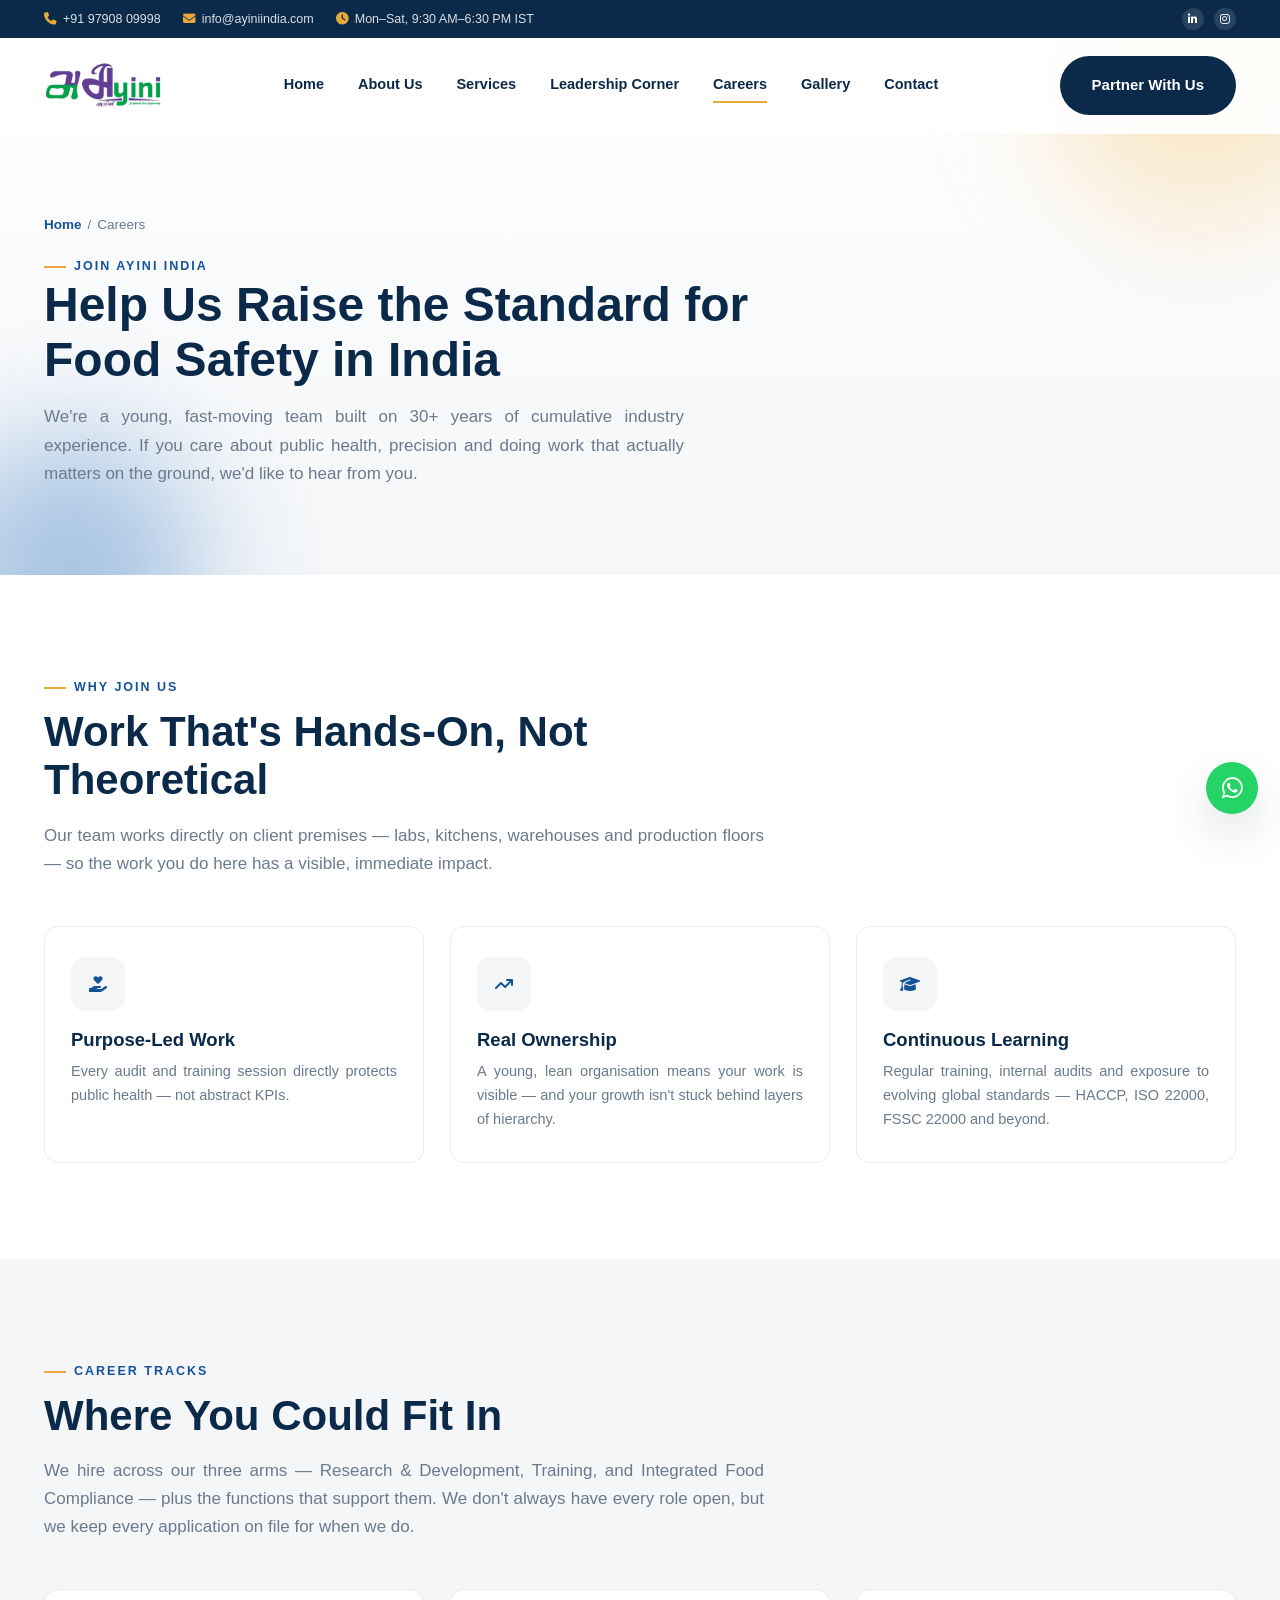
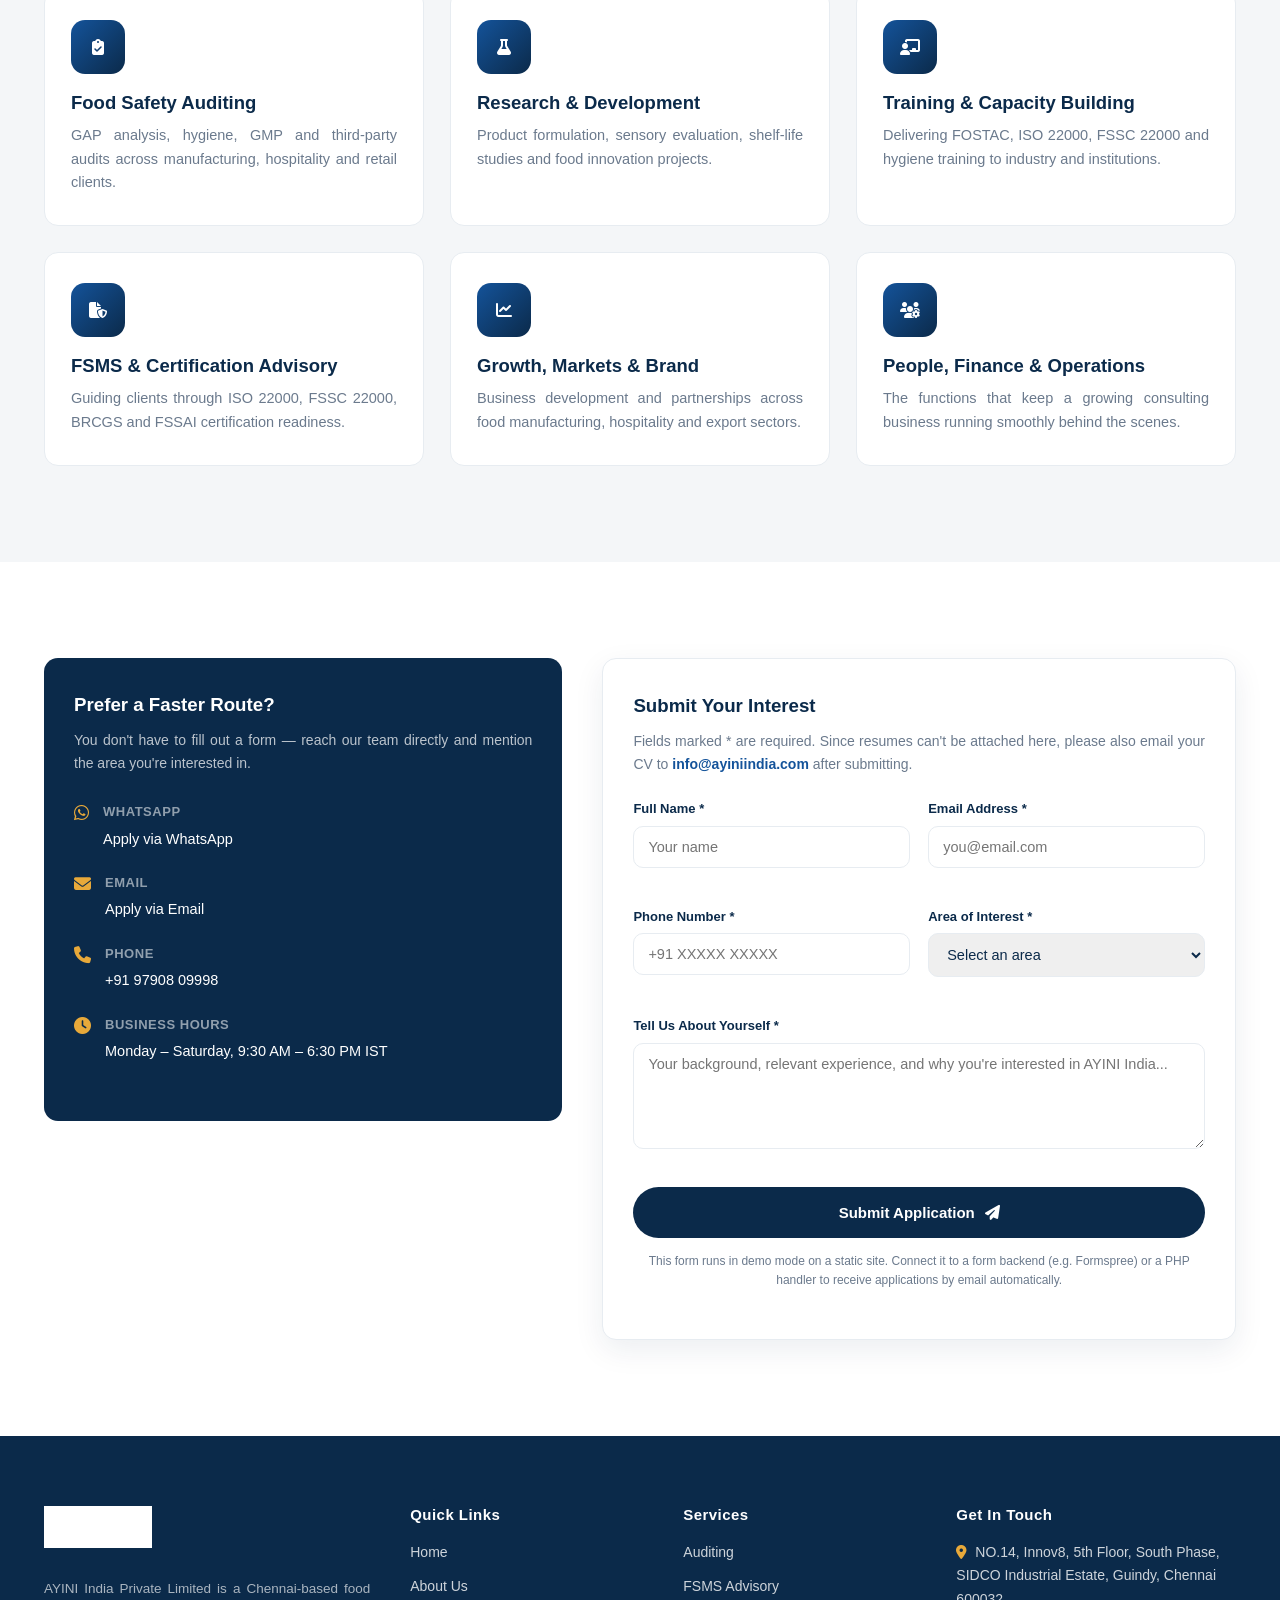
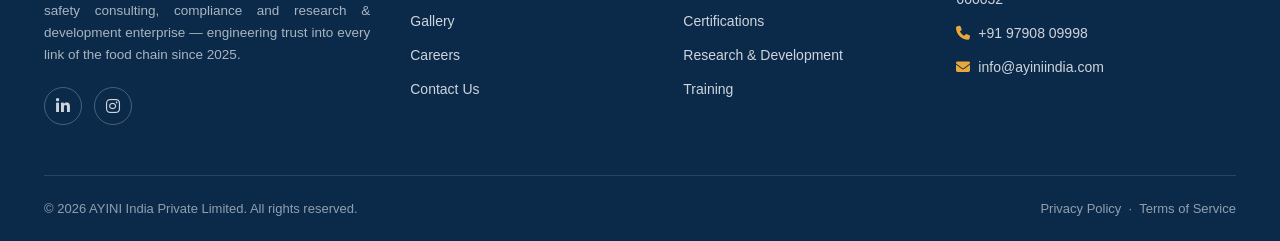
<file: pages/careers.html>
<!DOCTYPE html>
<html lang="en">
<head>
<meta charset="UTF-8">
<meta name="viewport" content="width=device-width, initial-scale=1.0">
<title>Careers | AYINI India — Join Our Food Safety Team</title>
<meta name="description" content="Explore career opportunities at AYINI India — food safety auditing, R&amp;D, training, compliance and business growth roles based in Chennai.">
<link rel="canonical" href="https://ayiniindia.com/pages/careers.html">

<meta property="og:type" content="website">
<meta property="og:site_name" content="AYINI India">
<meta property="og:title" content="Careers | AYINI India">
<meta property="og:image" content="https://ayiniindia.com/assets/images/logo/ayini-logo.png">
<meta property="og:url" content="https://ayiniindia.com/pages/careers.html">

<link rel="icon" type="image/png" sizes="32x32" href="../assets/images/logo/ayini-icon.png">
<link rel="apple-touch-icon" href="../favicon/favicon-180.png">
<link rel="manifest" href="../manifest.json">

<link rel="preconnect" href="https://cdnjs.cloudflare.com">
<link rel="stylesheet" href="https://cdnjs.cloudflare.com/ajax/libs/font-awesome/6.5.1/css/all.min.css">
<link rel="stylesheet" href="../assets/css/style.css">

<script type="application/ld+json">
{
  "@context": "https://schema.org",
  "@type": "BreadcrumbList",
  "itemListElement": [
    { "@type": "ListItem", "position": 1, "name": "Home", "item": "https://ayiniindia.com/" },
    { "@type": "ListItem", "position": 2, "name": "Careers", "item": "https://ayiniindia.com/pages/careers.html" }
  ]
}
</script>
</head>
<body>

<div id="loader" aria-hidden="true"><div class="mark"></div></div>

<div id="utility-bar">
  <div class="container utility-inner">
    <div class="utility-left">
      <a href="tel:+919790809998"><i class="fa-solid fa-phone"></i>+91 97908 09998</a>
      <span class="hide-mobile"><i class="fa-solid fa-envelope"></i>info@ayiniindia.com</span>
      <span class="hide-mobile"><i class="fa-solid fa-clock"></i>Mon–Sat, 9:30 AM–6:30 PM IST</span>
    </div>
    <div class="utility-social">
      <a href="https://www.linkedin.com/company/ayini-india-private-limited/" target="_blank" rel="noopener" aria-label="LinkedIn"><i class="fa-brands fa-linkedin-in"></i></a>
      <a href="https://www.instagram.com/popular/ayini-india-private-limited/" target="_blank" rel="noopener" aria-label="Instagram"><i class="fa-brands fa-instagram"></i></a>
    </div>
  </div>
</div>

<header id="site-header">
  <div class="container header-inner">
    <a href="../index.html" class="logo-link" aria-label="AYINI India — Home">
      <img src="../assets/images/logo/ayini-logo.png" alt="AYINI India — Sustainable Food Engineering">
    </a>
    <nav class="nav-desktop" aria-label="Primary">
      <a href="../index.html">Home</a>
      <a href="about.html">About Us</a>
      <a href="../index.html#services">Services</a>
      <a href="about.html#organisation">Leadership Corner</a>
      <a href="careers.html" class="active">Careers</a>
      <a href="../gallery/index.html">Gallery</a>
      <a href="contact.html">Contact</a>
    </nav>
    <div class="header-cta">
      <a href="contact.html" class="btn btn-primary">Partner With Us</a>
      <button class="nav-toggle" aria-label="Toggle menu" aria-expanded="false">
        <span></span><span></span><span></span>
      </button>
    </div>
  </div>
</header>

<main id="main-content">

<section class="page-banner">
  <div class="hero-bg-shape one"></div>
  <div class="hero-bg-shape two"></div>
  <div class="container">
    <p class="breadcrumb"><a href="../index.html">Home</a><span>/</span>Careers</p>
    <span class="eyebrow">Join AYINI India</span>
    <h1>Help Us Raise the Standard for Food Safety in India</h1>
    <p class="lead justified">We're a young, fast-moving team built on 30+ years of cumulative industry experience. If you care about public health, precision and doing work that actually matters on the ground, we'd like to hear from you.</p>
  </div>
</section>

<!-- WHY JOIN -->
<section class="section">
  <div class="container">
    <div class="section-head reveal">
      <span class="eyebrow">Why Join Us</span>
      <h2>Work That's Hands-On, Not Theoretical</h2>
      <p>Our team works directly on client premises — labs, kitchens, warehouses and production floors — so the work you do here has a visible, immediate impact.</p>
    </div>
    <div class="grid grid-3 reveal-stagger reveal">
      <div class="card icon-card"><div class="icon-wrap"><i class="fa-solid fa-hand-holding-heart"></i></div><h3>Purpose-Led Work</h3><p>Every audit and training session directly protects public health — not abstract KPIs.</p></div>
      <div class="card icon-card"><div class="icon-wrap"><i class="fa-solid fa-arrow-trend-up"></i></div><h3>Real Ownership</h3><p>A young, lean organisation means your work is visible — and your growth isn't stuck behind layers of hierarchy.</p></div>
      <div class="card icon-card"><div class="icon-wrap"><i class="fa-solid fa-graduation-cap"></i></div><h3>Continuous Learning</h3><p>Regular training, internal audits and exposure to evolving global standards — HACCP, ISO 22000, FSSC 22000 and beyond.</p></div>
    </div>
  </div>
</section>

<!-- CAREER TRACKS -->
<section class="section section--grey">
  <div class="container">
    <div class="section-head reveal">
      <span class="eyebrow">Career Tracks</span>
      <h2>Where You Could Fit In</h2>
      <p>We hire across our three arms — Research &amp; Development, Training, and Integrated Food Compliance — plus the functions that support them. We don't always have every role open, but we keep every application on file for when we do.</p>
    </div>
    <div class="grid grid-3 reveal-stagger reveal">
      <div class="card"><div class="icon-wrap"><i class="fa-solid fa-clipboard-check"></i></div><h3>Food Safety Auditing</h3><p>GAP analysis, hygiene, GMP and third-party audits across manufacturing, hospitality and retail clients.</p></div>
      <div class="card"><div class="icon-wrap"><i class="fa-solid fa-flask"></i></div><h3>Research &amp; Development</h3><p>Product formulation, sensory evaluation, shelf-life studies and food innovation projects.</p></div>
      <div class="card"><div class="icon-wrap"><i class="fa-solid fa-chalkboard-user"></i></div><h3>Training &amp; Capacity Building</h3><p>Delivering FOSTAC, ISO 22000, FSSC 22000 and hygiene training to industry and institutions.</p></div>
      <div class="card"><div class="icon-wrap"><i class="fa-solid fa-file-shield"></i></div><h3>FSMS &amp; Certification Advisory</h3><p>Guiding clients through ISO 22000, FSSC 22000, BRCGS and FSSAI certification readiness.</p></div>
      <div class="card"><div class="icon-wrap"><i class="fa-solid fa-chart-line"></i></div><h3>Growth, Markets &amp; Brand</h3><p>Business development and partnerships across food manufacturing, hospitality and export sectors.</p></div>
      <div class="card"><div class="icon-wrap"><i class="fa-solid fa-users-gear"></i></div><h3>People, Finance &amp; Operations</h3><p>The functions that keep a growing consulting business running smoothly behind the scenes.</p></div>
    </div>
  </div>
</section>

<!-- APPLICATION FORM + DIRECT CHANNELS -->
<section class="section">
  <div class="container">
    <div class="contact-layout">

      <div class="reveal">
        <div class="contact-info-card">
          <h3>Prefer a Faster Route?</h3>
          <p>You don't have to fill out a form — reach our team directly and mention the area you're interested in.</p>

          <div class="contact-info-row">
            <i class="fa-brands fa-whatsapp"></i>
            <div><b>WhatsApp</b><a href="https://wa.me/919790809998?text=Hi%20AYINI%20India%2C%20I%27m%20interested%20in%20a%20career%20opportunity%20with%20your%20team." target="_blank" rel="noopener">Apply via WhatsApp</a></div>
          </div>
          <div class="contact-info-row">
            <i class="fa-solid fa-envelope"></i>
            <div><b>Email</b><a href="mailto:info@ayiniindia.com?subject=Career%20Application%20-%20AYINI%20India&body=Hi%20AYINI%20India%20team%2C%0D%0A%0D%0AI%27d%20like%20to%20apply%20for%20a%20role.%20Here%20are%20my%20details%3A%0D%0A%0D%0AName%3A%0D%0AArea%20of%20Interest%3A%0D%0AExperience%3A%0D%0A%0D%0A(Please%20attach%20your%20resume%20to%20this%20email)">Apply via Email</a></div>
          </div>
          <div class="contact-info-row">
            <i class="fa-solid fa-phone"></i>
            <div><b>Phone</b><a href="tel:+919790809998">+91 97908 09998</a></div>
          </div>
          <div class="contact-info-row">
            <i class="fa-solid fa-clock"></i>
            <div><b>Business Hours</b><span>Monday – Saturday, 9:30 AM – 6:30 PM IST</span></div>
          </div>
        </div>
      </div>

      <div class="reveal">
        <div class="form-card">
          <h3 style="margin-bottom:6px;">Submit Your Interest</h3>
          <p style="color:var(--grey-500);font-size:14px;margin-bottom:22px;">Fields marked * are required. Since resumes can't be attached here, please also email your CV to <a href="mailto:info@ayiniindia.com" style="color:var(--royal-600);font-weight:700;">info@ayiniindia.com</a> after submitting.</p>

          <div id="career-form-success" style="display:none;background:#E9F7EF;border:1px solid #27AE60;color:#1E7E45;padding:14px 18px;border-radius:10px;font-size:14px;margin-bottom:18px;"><i class="fa-solid fa-circle-check"></i>&nbsp; Thanks — your interest has been recorded. Please also email your resume to info@ayiniindia.com so our team can review it.</div>

          <form id="career-form" novalidate>
            <div class="form-row">
              <div class="form-field">
                <label for="c-name">Full Name *</label>
                <input type="text" id="c-name" name="name" placeholder="Your name" required>
                <span class="error-msg"></span>
              </div>
              <div class="form-field">
                <label for="c-email">Email Address *</label>
                <input type="email" id="c-email" name="email" placeholder="you@email.com" required>
                <span class="error-msg"></span>
              </div>
            </div>
            <div class="form-row">
              <div class="form-field">
                <label for="c-phone">Phone Number *</label>
                <input type="tel" id="c-phone" name="phone" placeholder="+91 XXXXX XXXXX" required>
                <span class="error-msg"></span>
              </div>
              <div class="form-field">
                <label for="c-interest">Area of Interest *</label>
                <select id="c-interest" name="interest" required>
                  <option value="">Select an area</option>
                  <option>Food Safety Auditing</option>
                  <option>Research &amp; Development</option>
                  <option>Training &amp; Capacity Building</option>
                  <option>FSMS &amp; Certification Advisory</option>
                  <option>Growth, Markets &amp; Brand</option>
                  <option>People, Finance &amp; Operations</option>
                  <option>Other</option>
                </select>
                <span class="error-msg"></span>
              </div>
            </div>
            <div class="form-row">
              <div class="form-field full">
                <label for="c-message">Tell Us About Yourself *</label>
                <textarea id="c-message" name="message" rows="5" placeholder="Your background, relevant experience, and why you're interested in AYINI India..." required></textarea>
                <span class="error-msg"></span>
              </div>
            </div>
            <button type="submit" class="btn btn-primary" style="width:100%;justify-content:center;">
              Submit Application <i class="fa-solid fa-paper-plane"></i>
            </button>
            <p style="font-size:12px;color:var(--grey-500);margin-top:14px;text-align:center;">
              This form runs in demo mode on a static site. Connect it to a form backend (e.g. Formspree) or a PHP handler to receive applications by email automatically.
            </p>
          </form>
        </div>
      </div>

    </div>
  </div>
</section>

</main>

<footer>
  <div class="container">
    <div class="footer-grid">
      <div>
        <a href="../index.html" class="logo-link"><img src="../assets/images/logo/ayini-logo.png" alt="AYINI India"></a>
        <p class="about justified">AYINI India Private Limited is a Chennai-based food safety consulting, compliance and research &amp; development enterprise — engineering trust into every link of the food chain since 2025.</p>
        <div class="social-row">
          <a href="https://www.linkedin.com/company/ayini-india-private-limited/" target="_blank" rel="noopener" aria-label="AYINI India on LinkedIn"><i class="fa-brands fa-linkedin-in"></i></a>
          <a href="https://www.instagram.com/popular/ayini-india-private-limited/" target="_blank" rel="noopener" aria-label="AYINI India on Instagram"><i class="fa-brands fa-instagram"></i></a>
        </div>
      </div>
      <div>
        <h4>Quick Links</h4>
        <ul>
          <li><a href="../index.html">Home</a></li>
          <li><a href="about.html">About Us</a></li>
          <li><a href="../gallery/index.html">Gallery</a></li>
          <li><a href="careers.html">Careers</a></li>
          <li><a href="contact.html">Contact Us</a></li>
        </ul>
      </div>
      <div>
        <h4>Services</h4>
        <ul>
          <li><a href="services/auditing.html">Auditing</a></li>
          <li><a href="services/fsms-advisory.html">FSMS Advisory</a></li>
          <li><a href="services/certifications.html">Certifications</a></li>
          <li><a href="services/research-development.html">Research &amp; Development</a></li>
          <li><a href="services/training.html">Training</a></li>
        </ul>
      </div>
      <div>
        <h4>Get In Touch</h4>
        <ul>
          <li><i class="fa-solid fa-location-dot" style="color:var(--gold-500);margin-right:8px;"></i>NO.14, Innov8, 5th Floor, South Phase, SIDCO Industrial Estate, Guindy, Chennai 600032</li>
          <li><i class="fa-solid fa-phone" style="color:var(--gold-500);margin-right:8px;"></i><a href="tel:+919790809998">+91 97908 09998</a></li>
          <li><i class="fa-solid fa-envelope" style="color:var(--gold-500);margin-right:8px;"></i><a href="mailto:info@ayiniindia.com">info@ayiniindia.com</a></li>
        </ul>
      </div>
    </div>
    <div class="footer-bottom">
      <span>&copy; <span id="current-year"></span> AYINI India Private Limited. All rights reserved.</span>
      <span>
        <a href="privacy-policy.html">Privacy Policy</a> &nbsp;·&nbsp;
        <a href="terms.html">Terms of Service</a>
      </span>
    </div>
  </div>
</footer>

<div class="float-btns">
  <a class="float-btn whatsapp" href="https://wa.me/919790809998" target="_blank" rel="noopener" aria-label="Chat on WhatsApp"><i class="fa-brands fa-whatsapp" style="font-size:24px;"></i></a>
  <button class="float-btn totop" aria-label="Back to top"><i class="fa-solid fa-arrow-up"></i></button>
</div>

<script src="../assets/js/main.js"></script>
</body>
</html>
</file>
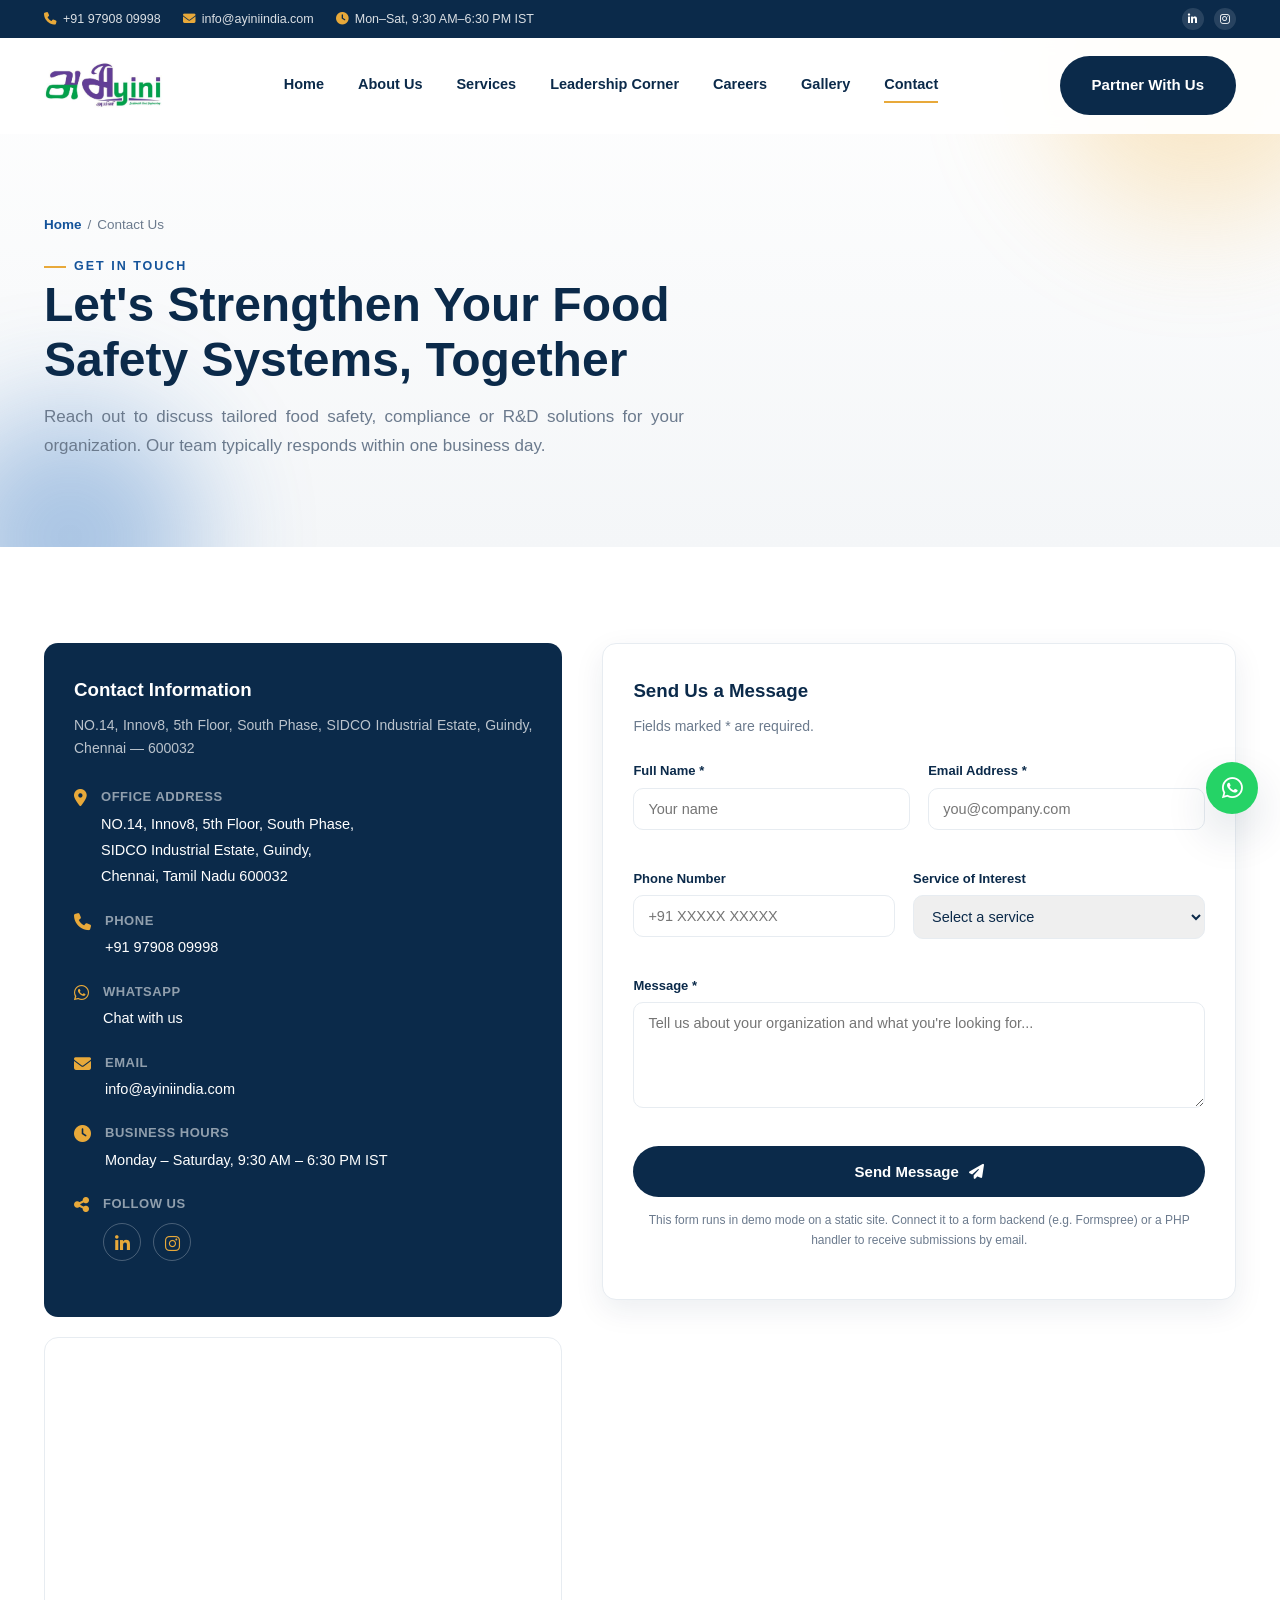
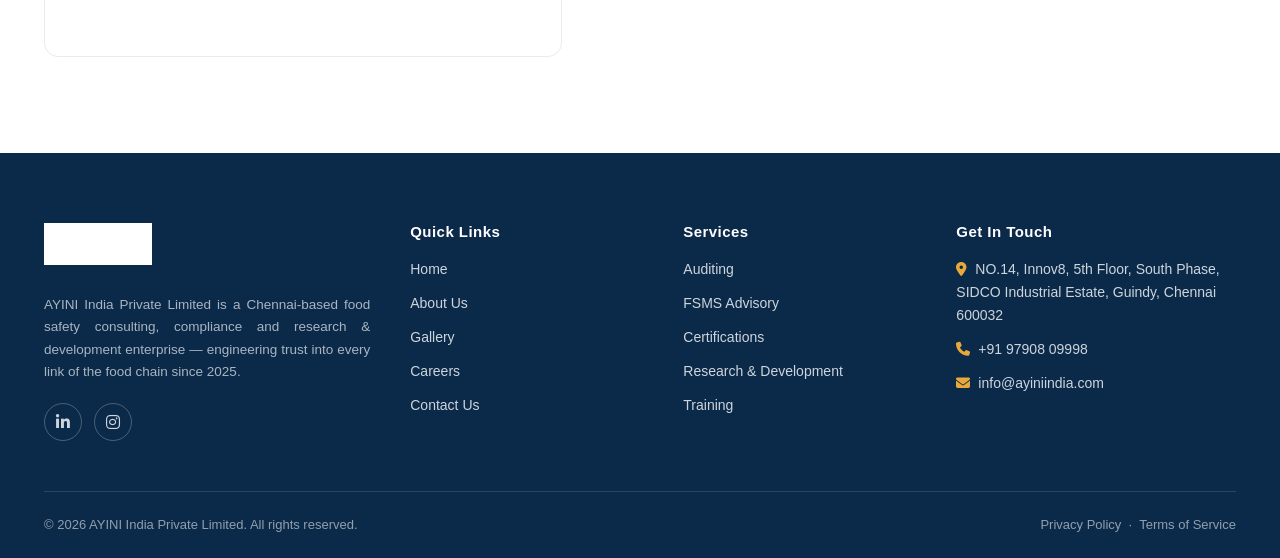
<file: pages/contact.html>
<!DOCTYPE html>
<html lang="en">
<head>
<meta charset="UTF-8">
<meta name="viewport" content="width=device-width, initial-scale=1.0">
<title>Contact Us | AYINI India — Chennai, Tamil Nadu</title>
<meta name="description" content="Get in touch with AYINI India Private Limited for food safety consulting, compliance and R&amp;D services. Office in Guindy, Chennai. Call, WhatsApp or send us a message.">
<link rel="canonical" href="https://ayiniindia.com/pages/contact.html">

<meta property="og:type" content="website">
<meta property="og:site_name" content="AYINI India">
<meta property="og:title" content="Contact AYINI India">
<meta property="og:image" content="https://ayiniindia.com/assets/images/logo/ayini-logo.png">
<meta property="og:url" content="https://ayiniindia.com/pages/contact.html">

<link rel="icon" type="image/png" sizes="32x32" href="../assets/images/logo/ayini-icon.png">
<link rel="apple-touch-icon" href="../favicon/favicon-180.png">
<link rel="manifest" href="../manifest.json">

<link rel="preconnect" href="https://cdnjs.cloudflare.com">
<link rel="stylesheet" href="https://cdnjs.cloudflare.com/ajax/libs/font-awesome/6.5.1/css/all.min.css">
<link rel="stylesheet" href="../assets/css/style.css">

<script type="application/ld+json">
{
  "@context": "https://schema.org",
  "@type": "BreadcrumbList",
  "itemListElement": [
    { "@type": "ListItem", "position": 1, "name": "Home", "item": "https://ayiniindia.com/" },
    { "@type": "ListItem", "position": 2, "name": "Contact Us", "item": "https://ayiniindia.com/pages/contact.html" }
  ]
}
</script>
</head>
<body>

<div id="loader" aria-hidden="true"><div class="mark"></div></div>

<div id="utility-bar">
  <div class="container utility-inner">
    <div class="utility-left">
      <a href="tel:+919790809998"><i class="fa-solid fa-phone"></i>+91 97908 09998</a>
      <span class="hide-mobile"><i class="fa-solid fa-envelope"></i>info@ayiniindia.com</span>
      <span class="hide-mobile"><i class="fa-solid fa-clock"></i>Mon–Sat, 9:30 AM–6:30 PM IST</span>
    </div>
    <div class="utility-social">
      <a href="https://www.linkedin.com/company/ayini-india-private-limited/" target="_blank" rel="noopener" aria-label="LinkedIn"><i class="fa-brands fa-linkedin-in"></i></a>
      <a href="https://www.instagram.com/popular/ayini-india-private-limited/" target="_blank" rel="noopener" aria-label="Instagram"><i class="fa-brands fa-instagram"></i></a>
    </div>
  </div>
</div>

<header id="site-header">
  <div class="container header-inner">
    <a href="../index.html" class="logo-link" aria-label="AYINI India — Home">
      <img src="../assets/images/logo/ayini-logo.png" alt="AYINI India — Sustainable Food Engineering">
    </a>
    <nav class="nav-desktop" aria-label="Primary">
      <a href="../index.html">Home</a>
      <a href="about.html">About Us</a>
      <a href="../index.html#services">Services</a>
      <a href="about.html#organisation">Leadership Corner</a>
      <a href="careers.html">Careers</a>
      <a href="../gallery/index.html">Gallery</a>
      <a href="contact.html" class="active">Contact</a>
    </nav>
    <div class="header-cta">
      <a href="contact.html" class="btn btn-primary">Partner With Us</a>
      <button class="nav-toggle" aria-label="Toggle menu" aria-expanded="false">
        <span></span><span></span><span></span>
      </button>
    </div>
  </div>
</header>

<main id="main-content">

<section class="page-banner">
  <div class="hero-bg-shape one"></div>
  <div class="hero-bg-shape two"></div>
  <div class="container">
    <p class="breadcrumb"><a href="../index.html">Home</a><span>/</span>Contact Us</p>
    <span class="eyebrow">Get In Touch</span>
    <h1>Let's Strengthen Your Food Safety Systems, Together</h1>
    <p class="lead justified">Reach out to discuss tailored food safety, compliance or R&amp;D solutions for your organization. Our team typically responds within one business day.</p>
  </div>
</section>

<section class="section">
  <div class="container">
    <div class="contact-layout">

      <!-- Contact info -->
      <div class="reveal">
        <div class="contact-info-card">
          <h3>Contact Information</h3>
          <p>NO.14, Innov8, 5th Floor, South Phase, SIDCO Industrial Estate, Guindy, Chennai — 600032</p>

          <div class="contact-info-row">
            <i class="fa-solid fa-location-dot"></i>
            <div><b>Office Address</b><span>NO.14, Innov8, 5th Floor, South Phase,<br>SIDCO Industrial Estate, Guindy,<br>Chennai, Tamil Nadu 600032</span></div>
          </div>
          <div class="contact-info-row">
            <i class="fa-solid fa-phone"></i>
            <div><b>Phone</b><a href="tel:+919790809998">+91 97908 09998</a></div>
          </div>
          <div class="contact-info-row">
            <i class="fa-brands fa-whatsapp"></i>
            <div><b>WhatsApp</b><a href="https://wa.me/919790809998" target="_blank" rel="noopener">Chat with us</a></div>
          </div>
          <div class="contact-info-row">
            <i class="fa-solid fa-envelope"></i>
            <div><b>Email</b><a href="mailto:info@ayiniindia.com">info@ayiniindia.com</a></div>
          </div>
          <div class="contact-info-row">
            <i class="fa-solid fa-clock"></i>
            <div><b>Business Hours</b><span>Monday – Saturday, 9:30 AM – 6:30 PM IST</span></div>
          </div>
          <div class="contact-info-row">
            <i class="fa-solid fa-share-nodes"></i>
            <div><b>Follow Us</b>
              <div class="social-row" style="margin-top:8px;">
                <a href="https://www.linkedin.com/company/ayini-india-private-limited/" target="_blank" rel="noopener" aria-label="LinkedIn"><i class="fa-brands fa-linkedin-in"></i></a>
                <a href="https://www.instagram.com/popular/ayini-india-private-limited/" target="_blank" rel="noopener" aria-label="Instagram"><i class="fa-brands fa-instagram"></i></a>
              </div>
            </div>
          </div>
        </div>

        <div class="map-embed reveal" style="margin-top:20px;">
          <iframe
            src="https://www.google.com/maps?q=Innov8+SIDCO+Industrial+Estate+Guindy+Chennai+600032&output=embed"
            loading="lazy" referrerpolicy="no-referrer-when-downgrade"
            title="AYINI India office location map"></iframe>
        </div>
      </div>

      <!-- Contact form -->
      <div class="reveal">
        <div class="form-card">
          <h3 style="margin-bottom:6px;">Send Us a Message</h3>
          <p style="color:var(--grey-500);font-size:14px;margin-bottom:22px;">Fields marked * are required.</p>

          <div id="form-success"><i class="fa-solid fa-circle-check"></i>&nbsp; Thank you — your message has been recorded. Our team will get back to you shortly.</div>

          <form id="contact-form" novalidate>
            <div class="form-row">
              <div class="form-field">
                <label for="name">Full Name *</label>
                <input type="text" id="name" name="name" placeholder="Your name" required>
                <span class="error-msg"></span>
              </div>
              <div class="form-field">
                <label for="email">Email Address *</label>
                <input type="email" id="email" name="email" placeholder="you@company.com" required>
                <span class="error-msg"></span>
              </div>
            </div>
            <div class="form-row">
              <div class="form-field">
                <label for="phone">Phone Number</label>
                <input type="tel" id="phone" name="phone" placeholder="+91 XXXXX XXXXX">
                <span class="error-msg"></span>
              </div>
              <div class="form-field">
                <label for="service">Service of Interest</label>
                <select id="service" name="service">
                  <option value="">Select a service</option>
                  <option>Auditing</option>
                  <option>FSMS Advisory</option>
                  <option>Operational &amp; Process Audit Advisory</option>
                  <option>Certifications</option>
                  <option>Research &amp; Development</option>
                  <option>Layout Planning</option>
                  <option>Training</option>
                  <option>Onsite QHSE (SME)</option>
                  <option>Sustainability &amp; Technology</option>
                  <option>Other</option>
                </select>
              </div>
            </div>
            <div class="form-row">
              <div class="form-field full">
                <label for="message">Message *</label>
                <textarea id="message" name="message" rows="5" placeholder="Tell us about your organization and what you're looking for..." required></textarea>
                <span class="error-msg"></span>
              </div>
            </div>
            <button type="submit" class="btn btn-primary" style="width:100%;justify-content:center;">
              Send Message <i class="fa-solid fa-paper-plane"></i>
            </button>
            <p style="font-size:12px;color:var(--grey-500);margin-top:14px;text-align:center;">
              This form runs in demo mode on a static site. Connect it to a form backend (e.g. Formspree) or a PHP handler to receive submissions by email.
            </p>
          </form>
        </div>
      </div>

    </div>
  </div>
</section>

</main>

<footer>
  <div class="container">
    <div class="footer-grid">
      <div>
        <a href="../index.html" class="logo-link"><img src="../assets/images/logo/ayini-logo.png" alt="AYINI India"></a>
        <p class="about justified">AYINI India Private Limited is a Chennai-based food safety consulting, compliance and research &amp; development enterprise — engineering trust into every link of the food chain since 2025.</p>
        <div class="social-row">
          <a href="https://www.linkedin.com/company/ayini-india-private-limited/" target="_blank" rel="noopener" aria-label="AYINI India on LinkedIn"><i class="fa-brands fa-linkedin-in"></i></a>
          <a href="https://www.instagram.com/popular/ayini-india-private-limited/" target="_blank" rel="noopener" aria-label="AYINI India on Instagram"><i class="fa-brands fa-instagram"></i></a>
        </div>
      </div>
      <div>
        <h4>Quick Links</h4>
        <ul>
          <li><a href="../index.html">Home</a></li>
          <li><a href="about.html">About Us</a></li>
          <li><a href="../gallery/index.html">Gallery</a></li>
          <li><a href="careers.html">Careers</a></li>
          <li><a href="contact.html">Contact Us</a></li>
        </ul>
      </div>
      <div>
        <h4>Services</h4>
        <ul>
          <li><a href="services/auditing.html">Auditing</a></li>
          <li><a href="services/fsms-advisory.html">FSMS Advisory</a></li>
          <li><a href="services/certifications.html">Certifications</a></li>
          <li><a href="services/research-development.html">Research &amp; Development</a></li>
          <li><a href="services/training.html">Training</a></li>
        </ul>
      </div>
      <div>
        <h4>Get In Touch</h4>
        <ul>
          <li><i class="fa-solid fa-location-dot" style="color:var(--gold-500);margin-right:8px;"></i>NO.14, Innov8, 5th Floor, South Phase, SIDCO Industrial Estate, Guindy, Chennai 600032</li>
          <li><i class="fa-solid fa-phone" style="color:var(--gold-500);margin-right:8px;"></i><a href="tel:+919790809998">+91 97908 09998</a></li>
          <li><i class="fa-solid fa-envelope" style="color:var(--gold-500);margin-right:8px;"></i><a href="mailto:info@ayiniindia.com">info@ayiniindia.com</a></li>
        </ul>
      </div>
    </div>
    <div class="footer-bottom">
      <span>&copy; <span id="current-year"></span> AYINI India Private Limited. All rights reserved.</span>
      <span>
        <a href="privacy-policy.html">Privacy Policy</a> &nbsp;·&nbsp;
        <a href="terms.html">Terms of Service</a>
      </span>
    </div>
  </div>
</footer>

<div class="float-btns">
  <a class="float-btn whatsapp" href="https://wa.me/919790809998" target="_blank" rel="noopener" aria-label="Chat on WhatsApp"><i class="fa-brands fa-whatsapp" style="font-size:24px;"></i></a>
  <button class="float-btn totop" aria-label="Back to top"><i class="fa-solid fa-arrow-up"></i></button>
</div>

<script src="../assets/js/main.js"></script>
</body>
</html>
</file>
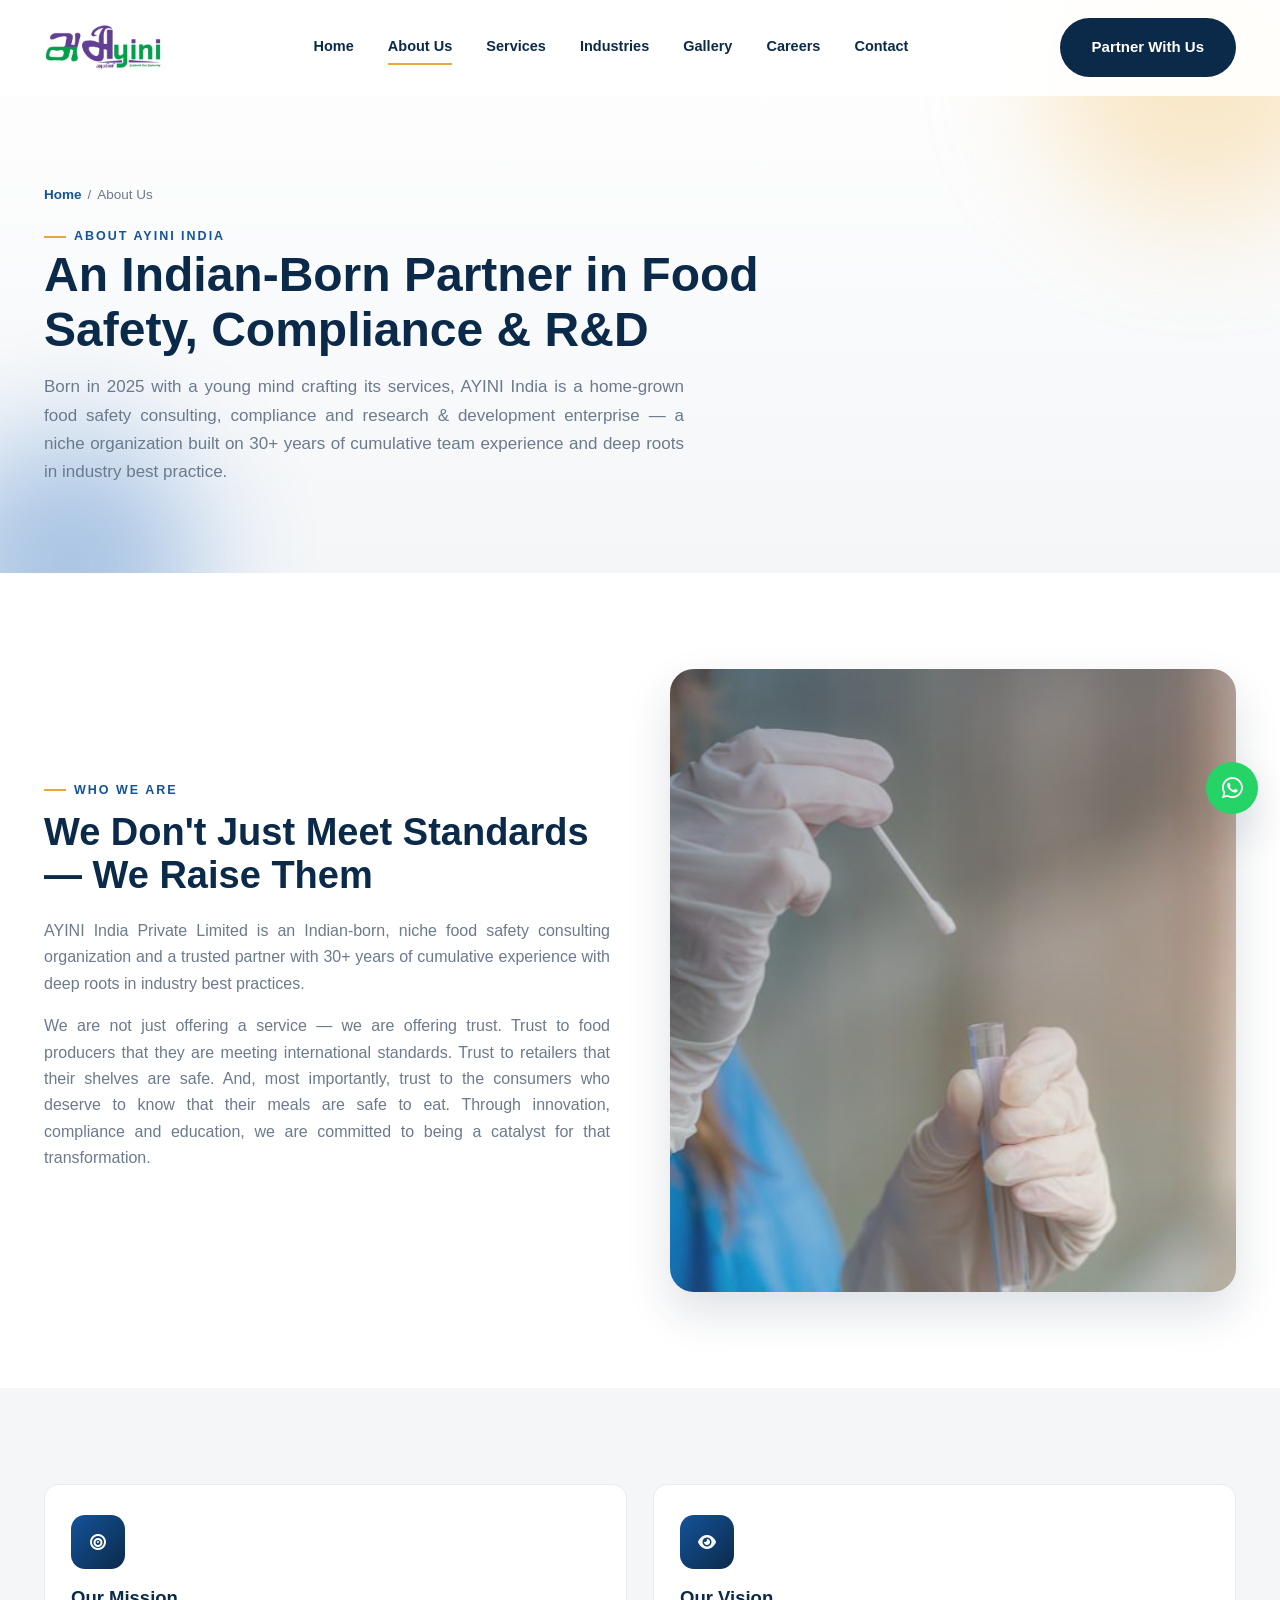
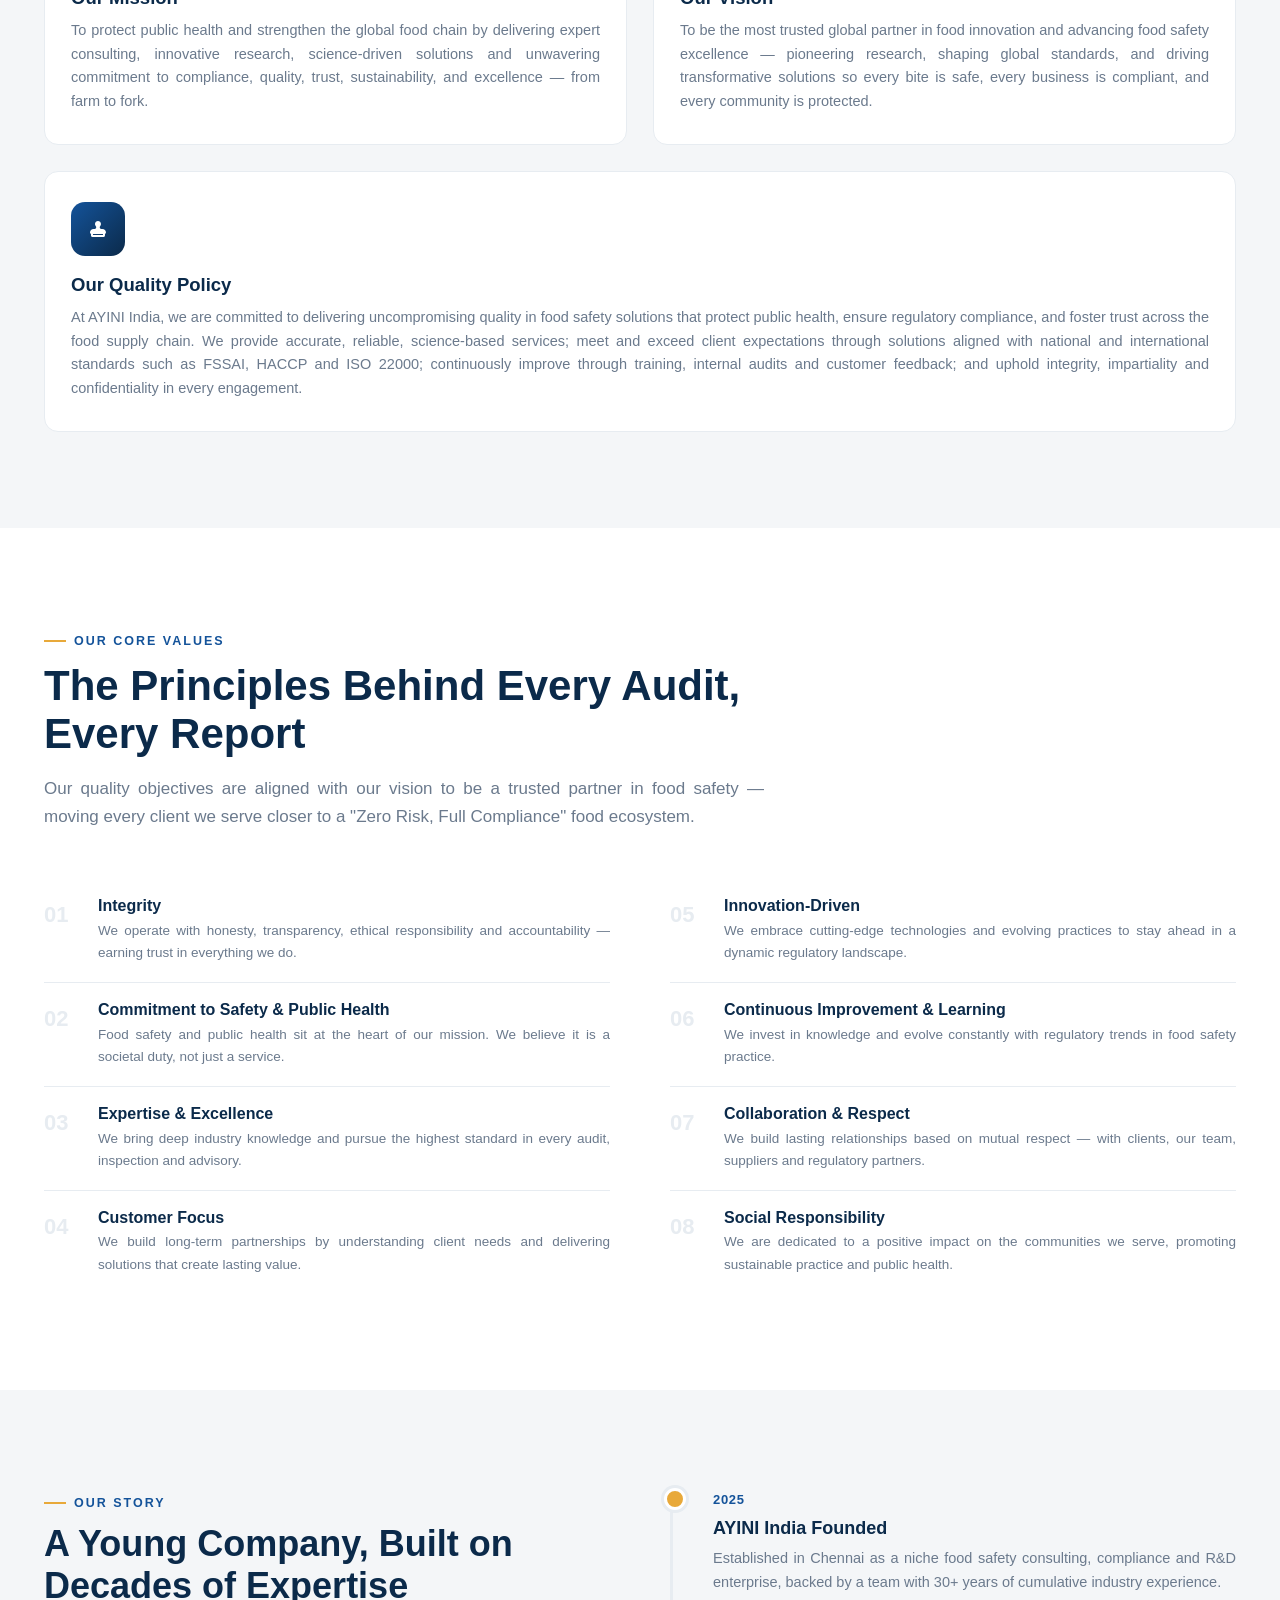
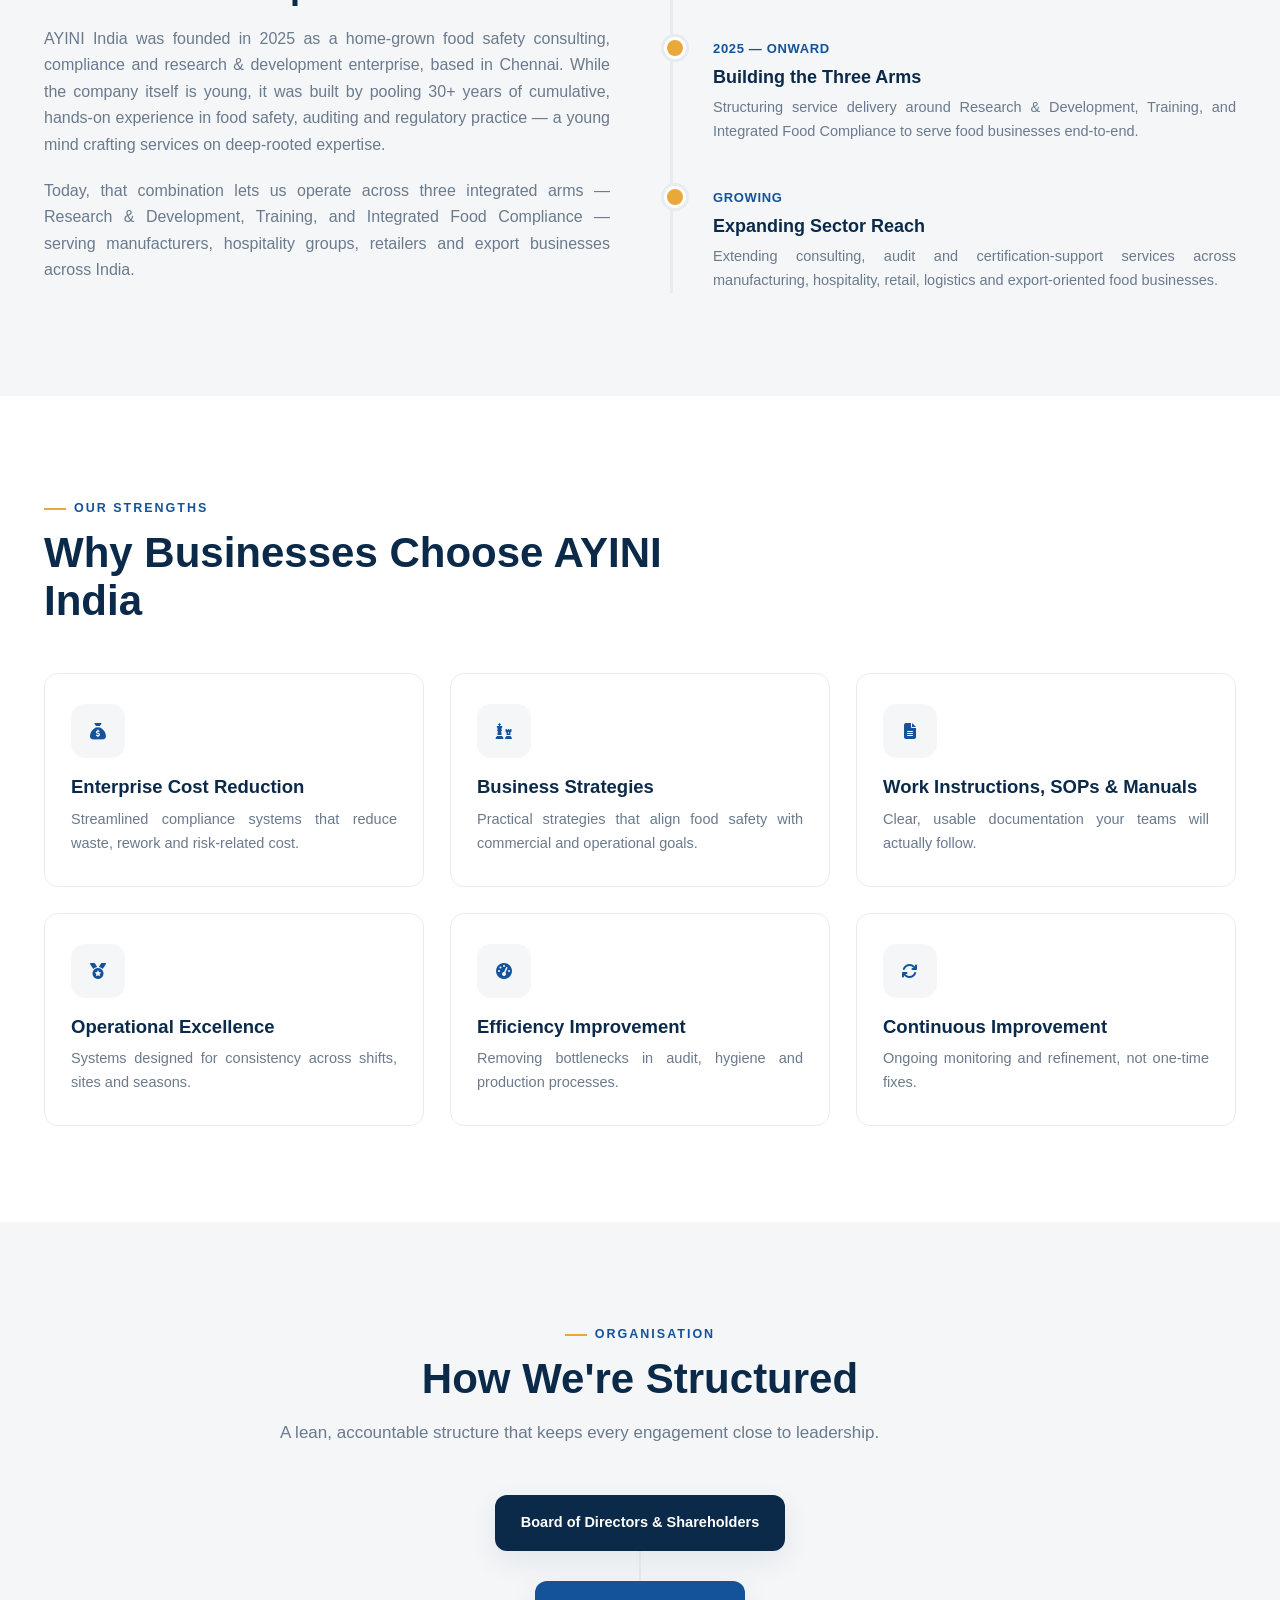
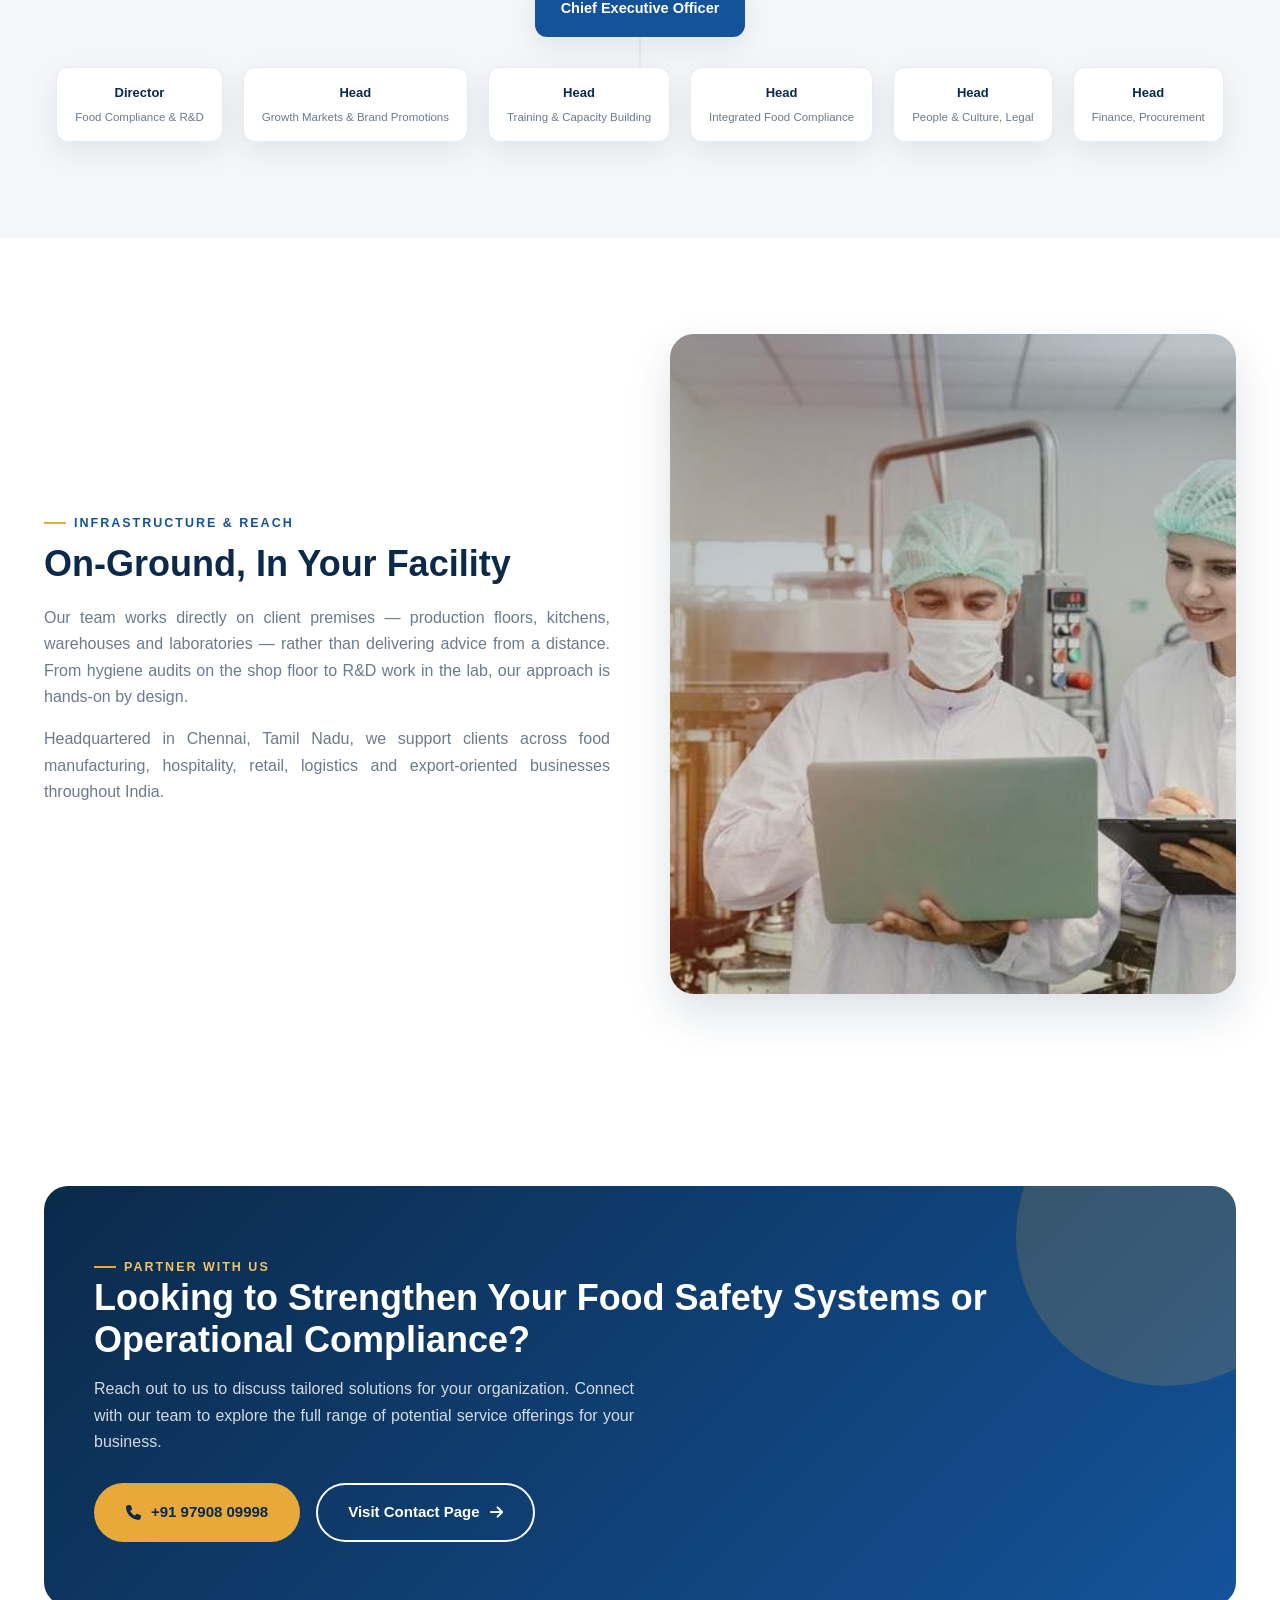
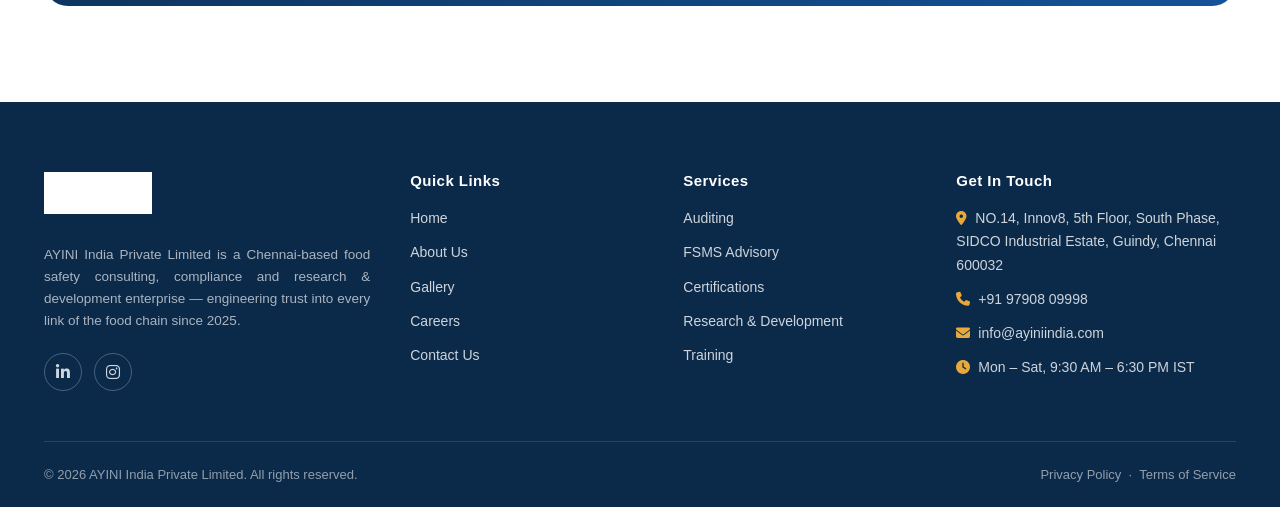
<file: ayini-india/pages/about.html>
<!DOCTYPE html>
<html lang="en">
<head>
<meta charset="UTF-8">
<meta name="viewport" content="width=device-width, initial-scale=1.0">
<title>About Us | AYINI India — Food Safety Consulting &amp; R&amp;D, Chennai</title>
<meta name="description" content="AYINI India Private Limited: an Indian-born food safety consulting, compliance and R&amp;D enterprise founded in 2025, built on 30+ years of cumulative team experience. Learn our mission, values and structure.">
<meta name="keywords" content="about AYINI India, food safety consulting company Chennai, food compliance company India, ISO 22000 consultants, FSSAI consultants Chennai">
<link rel="canonical" href="https://ayiniindia.com/pages/about.html">

<meta property="og:type" content="website">
<meta property="og:site_name" content="AYINI India">
<meta property="og:title" content="About AYINI India | Food Safety Consulting &amp; R&amp;D">
<meta property="og:description" content="An Indian-born food safety consulting, compliance and R&amp;D enterprise built on 30+ years of cumulative team experience.">
<meta property="og:image" content="https://ayiniindia.com/assets/images/logo/ayini-logo.png">
<meta property="og:url" content="https://ayiniindia.com/pages/about.html">

<link rel="icon" type="image/png" sizes="32x32" href="../assets/images/logo/ayini-icon.png">
<link rel="apple-touch-icon" href="../favicon/favicon-180.png">
<link rel="manifest" href="../manifest.json">

<link rel="preconnect" href="https://cdnjs.cloudflare.com">
<link rel="stylesheet" href="https://cdnjs.cloudflare.com/ajax/libs/font-awesome/6.5.1/css/all.min.css">
<link rel="stylesheet" href="../assets/css/style.css">

<script type="application/ld+json">
{
  "@context": "https://schema.org",
  "@type": "BreadcrumbList",
  "itemListElement": [
    { "@type": "ListItem", "position": 1, "name": "Home", "item": "https://ayiniindia.com/" },
    { "@type": "ListItem", "position": 2, "name": "About Us", "item": "https://ayiniindia.com/pages/about.html" }
  ]
}
</script>
<script type="application/ld+json">
{
  "@context": "https://schema.org",
  "@type": "Organization",
  "name": "AYINI India Private Limited",
  "foundingDate": "2025",
  "url": "https://ayiniindia.com",
  "logo": "https://ayiniindia.com/assets/images/logo/ayini-logo.png",
  "address": {
    "@type": "PostalAddress",
    "streetAddress": "NO.14, Innov8, 5th Floor, South Phase, SIDCO Industrial Estate, Guindy",
    "addressLocality": "Chennai",
    "addressRegion": "Tamil Nadu",
    "postalCode": "600032",
    "addressCountry": "IN"
  }
}
</script>
</head>
<body>

<div id="loader" aria-hidden="true"><div class="mark"></div></div>

<header id="site-header">
  <div class="container header-inner">
    <a href="../index.html" class="logo-link" aria-label="AYINI India — Home">
      <img src="../assets/images/logo/ayini-logo.png" alt="AYINI India — Sustainable Food Engineering">
    </a>
    <nav class="nav-desktop" aria-label="Primary">
      <a href="../index.html">Home</a>
      <a href="about.html" class="active">About Us</a>
      <a href="../index.html#services">Services</a>
      <a href="../index.html#industries">Industries</a>
      <a href="../gallery/index.html">Gallery</a>
      <a href="careers.html">Careers</a>
      <a href="contact.html">Contact</a>
    </nav>
    <div class="header-cta">
      <a href="contact.html" class="btn btn-primary">Partner With Us</a>
      <button class="nav-toggle" aria-label="Toggle menu" aria-expanded="false">
        <span></span><span></span><span></span>
      </button>
    </div>
  </div>
</header>

<main id="main-content">

<!-- PAGE BANNER -->
<section class="page-banner">
  <div class="hero-bg-shape one"></div>
  <div class="hero-bg-shape two"></div>
  <div class="container">
    <p class="breadcrumb"><a href="../index.html">Home</a><span>/</span>About Us</p>
    <span class="eyebrow">About AYINI India</span>
    <h1>An Indian-Born Partner in Food Safety, Compliance &amp; R&amp;D</h1>
    <p class="lead justified">Born in 2025 with a young mind crafting its services, AYINI India is a home-grown food safety consulting, compliance and research &amp; development enterprise — a niche organization built on 30+ years of cumulative team experience and deep roots in industry best practice.</p>
  </div>
</section>

<!-- WHO WE ARE -->
<section class="section">
  <div class="container">
    <div class="grid grid-2" style="align-items:center;gap:60px;">
      <div class="reveal">
        <span class="eyebrow">Who We Are</span>
        <h2 style="font-size:clamp(26px,3vw,38px);margin:10px 0 20px;">We Don't Just Meet Standards — We Raise Them</h2>
        <p class="justified" style="color:var(--grey-500);margin-bottom:16px;">AYINI India Private Limited is an Indian-born, niche food safety consulting organization and a trusted partner with 30+ years of cumulative experience with deep roots in industry best practices.</p>
        <p class="justified" style="color:var(--grey-500);">We are not just offering a service — we are offering trust. Trust to food producers that they are meeting international standards. Trust to retailers that their shelves are safe. And, most importantly, trust to the consumers who deserve to know that their meals are safe to eat. Through innovation, compliance and education, we are committed to being a catalyst for that transformation.</p>
      </div>
      <div class="hero-visual reveal">
        <img src="../assets/images/content/rnd-lab.jpg" alt="AYINI India research and development laboratory testing">
      </div>
    </div>
  </div>
</section>

<!-- MISSION / VISION / QUALITY POLICY -->
<section class="section section--grey">
  <div class="container">
    <div class="grid grid-2 reveal-stagger reveal" style="margin-bottom:26px;">
      <div class="card">
        <div class="icon-wrap"><i class="fa-solid fa-bullseye"></i></div>
        <h3>Our Mission</h3>
        <p class="justified">To protect public health and strengthen the global food chain by delivering expert consulting, innovative research, science-driven solutions and unwavering commitment to compliance, quality, trust, sustainability, and excellence — from farm to fork.</p>
      </div>
      <div class="card">
        <div class="icon-wrap"><i class="fa-solid fa-eye"></i></div>
        <h3>Our Vision</h3>
        <p class="justified">To be the most trusted global partner in food innovation and advancing food safety excellence — pioneering research, shaping global standards, and driving transformative solutions so every bite is safe, every business is compliant, and every community is protected.</p>
      </div>
    </div>
    <div class="card reveal">
      <div class="icon-wrap"><i class="fa-solid fa-stamp"></i></div>
      <h3>Our Quality Policy</h3>
      <p class="justified">At AYINI India, we are committed to delivering uncompromising quality in food safety solutions that protect public health, ensure regulatory compliance, and foster trust across the food supply chain. We provide accurate, reliable, science-based services; meet and exceed client expectations through solutions aligned with national and international standards such as FSSAI, HACCP and ISO 22000; continuously improve through training, internal audits and customer feedback; and uphold integrity, impartiality and confidentiality in every engagement.</p>
    </div>
  </div>
</section>

<!-- CORE VALUES -->
<section class="section">
  <div class="container">
    <div class="section-head reveal">
      <span class="eyebrow">Our Core Values</span>
      <h2>The Principles Behind Every Audit, Every Report</h2>
      <p>Our quality objectives are aligned with our vision to be a trusted partner in food safety — moving every client we serve closer to a "Zero Risk, Full Compliance" food ecosystem.</p>
    </div>
    <div class="grid grid-2 reveal-stagger reveal" style="gap:0 60px;">
      <div>
        <div class="value-chip"><span class="num">01</span><div><h4>Integrity</h4><p>We operate with honesty, transparency, ethical responsibility and accountability — earning trust in everything we do.</p></div></div>
        <div class="value-chip"><span class="num">02</span><div><h4>Commitment to Safety &amp; Public Health</h4><p>Food safety and public health sit at the heart of our mission. We believe it is a societal duty, not just a service.</p></div></div>
        <div class="value-chip"><span class="num">03</span><div><h4>Expertise &amp; Excellence</h4><p>We bring deep industry knowledge and pursue the highest standard in every audit, inspection and advisory.</p></div></div>
        <div class="value-chip"><span class="num">04</span><div><h4>Customer Focus</h4><p>We build long-term partnerships by understanding client needs and delivering solutions that create lasting value.</p></div></div>
      </div>
      <div>
        <div class="value-chip"><span class="num">05</span><div><h4>Innovation-Driven</h4><p>We embrace cutting-edge technologies and evolving practices to stay ahead in a dynamic regulatory landscape.</p></div></div>
        <div class="value-chip"><span class="num">06</span><div><h4>Continuous Improvement &amp; Learning</h4><p>We invest in knowledge and evolve constantly with regulatory trends in food safety practice.</p></div></div>
        <div class="value-chip"><span class="num">07</span><div><h4>Collaboration &amp; Respect</h4><p>We build lasting relationships based on mutual respect — with clients, our team, suppliers and regulatory partners.</p></div></div>
        <div class="value-chip"><span class="num">08</span><div><h4>Social Responsibility</h4><p>We are dedicated to a positive impact on the communities we serve, promoting sustainable practice and public health.</p></div></div>
      </div>
    </div>
  </div>
</section>

<!-- OUR STORY / TIMELINE -->
<section class="section section--grey">
  <div class="container">
    <div class="grid grid-2" style="gap:60px;">
      <div class="reveal">
        <span class="eyebrow">Our Story</span>
        <h2 style="font-size:clamp(26px,3vw,36px);margin:10px 0 20px;">A Young Company, Built on Decades of Expertise</h2>
        <p class="justified" style="color:var(--grey-500);margin-bottom:20px;">AYINI India was founded in 2025 as a home-grown food safety consulting, compliance and research &amp; development enterprise, based in Chennai. While the company itself is young, it was built by pooling 30+ years of cumulative, hands-on experience in food safety, auditing and regulatory practice — a young mind crafting services on deep-rooted expertise.</p>
        <p class="justified" style="color:var(--grey-500);">Today, that combination lets us operate across three integrated arms — Research &amp; Development, Training, and Integrated Food Compliance — serving manufacturers, hospitality groups, retailers and export businesses across India.</p>
      </div>
      <div class="reveal">
        <div class="timeline-track">
          <div class="timeline-item">
            <b class="year">2025</b>
            <h4>AYINI India Founded</h4>
            <p>Established in Chennai as a niche food safety consulting, compliance and R&amp;D enterprise, backed by a team with 30+ years of cumulative industry experience.</p>
          </div>
          <div class="timeline-item">
            <b class="year">2025 — ONWARD</b>
            <h4>Building the Three Arms</h4>
            <p>Structuring service delivery around Research &amp; Development, Training, and Integrated Food Compliance to serve food businesses end-to-end.</p>
          </div>
          <div class="timeline-item">
            <b class="year">GROWING</b>
            <h4>Expanding Sector Reach</h4>
            <p>Extending consulting, audit and certification-support services across manufacturing, hospitality, retail, logistics and export-oriented food businesses.</p>
          </div>
        </div>
      </div>
    </div>
  </div>
</section>

<!-- OUR STRENGTHS -->
<section class="section">
  <div class="container">
    <div class="section-head reveal">
      <span class="eyebrow">Our Strengths</span>
      <h2>Why Businesses Choose AYINI India</h2>
    </div>
    <div class="grid grid-3 reveal-stagger reveal">
      <div class="card icon-card"><div class="icon-wrap"><i class="fa-solid fa-sack-dollar"></i></div><h3>Enterprise Cost Reduction</h3><p>Streamlined compliance systems that reduce waste, rework and risk-related cost.</p></div>
      <div class="card icon-card"><div class="icon-wrap"><i class="fa-solid fa-chess"></i></div><h3>Business Strategies</h3><p>Practical strategies that align food safety with commercial and operational goals.</p></div>
      <div class="card icon-card"><div class="icon-wrap"><i class="fa-solid fa-file-lines"></i></div><h3>Work Instructions, SOPs &amp; Manuals</h3><p>Clear, usable documentation your teams will actually follow.</p></div>
      <div class="card icon-card"><div class="icon-wrap"><i class="fa-solid fa-medal"></i></div><h3>Operational Excellence</h3><p>Systems designed for consistency across shifts, sites and seasons.</p></div>
      <div class="card icon-card"><div class="icon-wrap"><i class="fa-solid fa-gauge-high"></i></div><h3>Efficiency Improvement</h3><p>Removing bottlenecks in audit, hygiene and production processes.</p></div>
      <div class="card icon-card"><div class="icon-wrap"><i class="fa-solid fa-arrows-rotate"></i></div><h3>Continuous Improvement</h3><p>Ongoing monitoring and refinement, not one-time fixes.</p></div>
    </div>
  </div>
</section>

<!-- ORGANISATION STRUCTURE -->
<section class="section section--grey">
  <div class="container">
    <div class="section-head reveal" style="margin-left:auto;margin-right:auto;text-align:center;">
      <span class="eyebrow" style="justify-content:center;">Organisation</span>
      <h2>How We're Structured</h2>
      <p style="margin:0 auto;">A lean, accountable structure that keeps every engagement close to leadership.</p>
    </div>
    <div class="org-chart reveal">
      <div class="org-node">Board of Directors &amp; Shareholders</div>
      <div class="org-connector"></div>
      <div class="org-node ceo">Chief Executive Officer</div>
      <div class="org-connector"></div>
      <div class="org-row">
        <div class="org-leaf">Director<small>Food Compliance &amp; R&amp;D</small></div>
        <div class="org-leaf">Head<small>Growth Markets &amp; Brand Promotions</small></div>
        <div class="org-leaf">Head<small>Training &amp; Capacity Building</small></div>
        <div class="org-leaf">Head<small>Integrated Food Compliance</small></div>
        <div class="org-leaf">Head<small>People &amp; Culture, Legal</small></div>
        <div class="org-leaf">Head<small>Finance, Procurement</small></div>
      </div>
    </div>
  </div>
</section>

<!-- INFRASTRUCTURE -->
<section class="section">
  <div class="container">
    <div class="grid grid-2" style="align-items:center;gap:60px;">
      <div class="hero-visual reveal" style="order:2;">
        <img src="../assets/images/content/compliance-floor.jpg" alt="AYINI India compliance team on a food manufacturing floor">
      </div>
      <div class="reveal" style="order:1;">
        <span class="eyebrow">Infrastructure &amp; Reach</span>
        <h2 style="font-size:clamp(26px,3vw,36px);margin:10px 0 20px;">On-Ground, In Your Facility</h2>
        <p class="justified" style="color:var(--grey-500);margin-bottom:16px;">Our team works directly on client premises — production floors, kitchens, warehouses and laboratories — rather than delivering advice from a distance. From hygiene audits on the shop floor to R&amp;D work in the lab, our approach is hands-on by design.</p>
        <p class="justified" style="color:var(--grey-500);">Headquartered in Chennai, Tamil Nadu, we support clients across food manufacturing, hospitality, retail, logistics and export-oriented businesses throughout India.</p>
      </div>
    </div>
  </div>
</section>

<!-- CONTACT CTA -->
<section class="section">
  <div class="container">
    <div class="contact-cta reveal">
      <span class="eyebrow" style="color:var(--gold-400);">Partner With Us</span>
      <h2>Looking to Strengthen Your Food Safety Systems or Operational Compliance?</h2>
      <p class="justified">Reach out to us to discuss tailored solutions for your organization. Connect with our team to explore the full range of potential service offerings for your business.</p>
      <div class="hero-actions">
        <a href="tel:+919790809998" class="btn btn-gold"><i class="fa-solid fa-phone"></i> +91 97908 09998</a>
        <a href="contact.html" class="btn btn-outline" style="border-color:#fff;color:#fff;">Visit Contact Page <i class="fa-solid fa-arrow-right"></i></a>
      </div>
    </div>
  </div>
</section>

</main>

<footer>
  <div class="container">
    <div class="footer-grid">
      <div>
        <a href="../index.html" class="logo-link"><img src="../assets/images/logo/ayini-logo.png" alt="AYINI India"></a>
        <p class="about justified">AYINI India Private Limited is a Chennai-based food safety consulting, compliance and research &amp; development enterprise — engineering trust into every link of the food chain since 2025.</p>
        <div class="social-row">
          <a href="https://www.linkedin.com/company/ayini-india-private-limited/" target="_blank" rel="noopener" aria-label="AYINI India on LinkedIn"><i class="fa-brands fa-linkedin-in"></i></a>
          <a href="https://www.instagram.com/popular/ayini-india-private-limited/" target="_blank" rel="noopener" aria-label="AYINI India on Instagram"><i class="fa-brands fa-instagram"></i></a>
        </div>
      </div>
      <div>
        <h4>Quick Links</h4>
        <ul>
          <li><a href="../index.html">Home</a></li>
          <li><a href="about.html">About Us</a></li>
          <li><a href="../gallery/index.html">Gallery</a></li>
          <li><a href="careers.html">Careers</a></li>
          <li><a href="contact.html">Contact Us</a></li>
        </ul>
      </div>
      <div>
        <h4>Services</h4>
        <ul>
          <li><a href="services/auditing.html">Auditing</a></li>
          <li><a href="services/fsms-advisory.html">FSMS Advisory</a></li>
          <li><a href="services/certifications.html">Certifications</a></li>
          <li><a href="services/research-development.html">Research &amp; Development</a></li>
          <li><a href="services/training.html">Training</a></li>
        </ul>
      </div>
      <div>
        <h4>Get In Touch</h4>
        <ul>
          <li><i class="fa-solid fa-location-dot" style="color:var(--gold-500);margin-right:8px;"></i>NO.14, Innov8, 5th Floor, South Phase, SIDCO Industrial Estate, Guindy, Chennai 600032</li>
          <li><i class="fa-solid fa-phone" style="color:var(--gold-500);margin-right:8px;"></i><a href="tel:+919790809998">+91 97908 09998</a></li>
          <li><i class="fa-solid fa-envelope" style="color:var(--gold-500);margin-right:8px;"></i><a href="mailto:info@ayiniindia.com">info@ayiniindia.com</a></li>
          <li><i class="fa-solid fa-clock" style="color:var(--gold-500);margin-right:8px;"></i>Mon – Sat, 9:30 AM – 6:30 PM IST</li>
        </ul>
      </div>
    </div>
    <div class="footer-bottom">
      <span>&copy; <span id="current-year"></span> AYINI India Private Limited. All rights reserved.</span>
      <span>
        <a href="privacy-policy.html">Privacy Policy</a> &nbsp;·&nbsp;
        <a href="terms.html">Terms of Service</a>
      </span>
    </div>
  </div>
</footer>

<div class="float-btns">
  <a class="float-btn whatsapp" href="https://wa.me/919790809998" target="_blank" rel="noopener" aria-label="Chat on WhatsApp"><i class="fa-brands fa-whatsapp" style="font-size:24px;"></i></a>
  <button class="float-btn totop" aria-label="Back to top"><i class="fa-solid fa-arrow-up"></i></button>
</div>

<script src="../assets/js/main.js"></script>
</body>
</html>
</file>
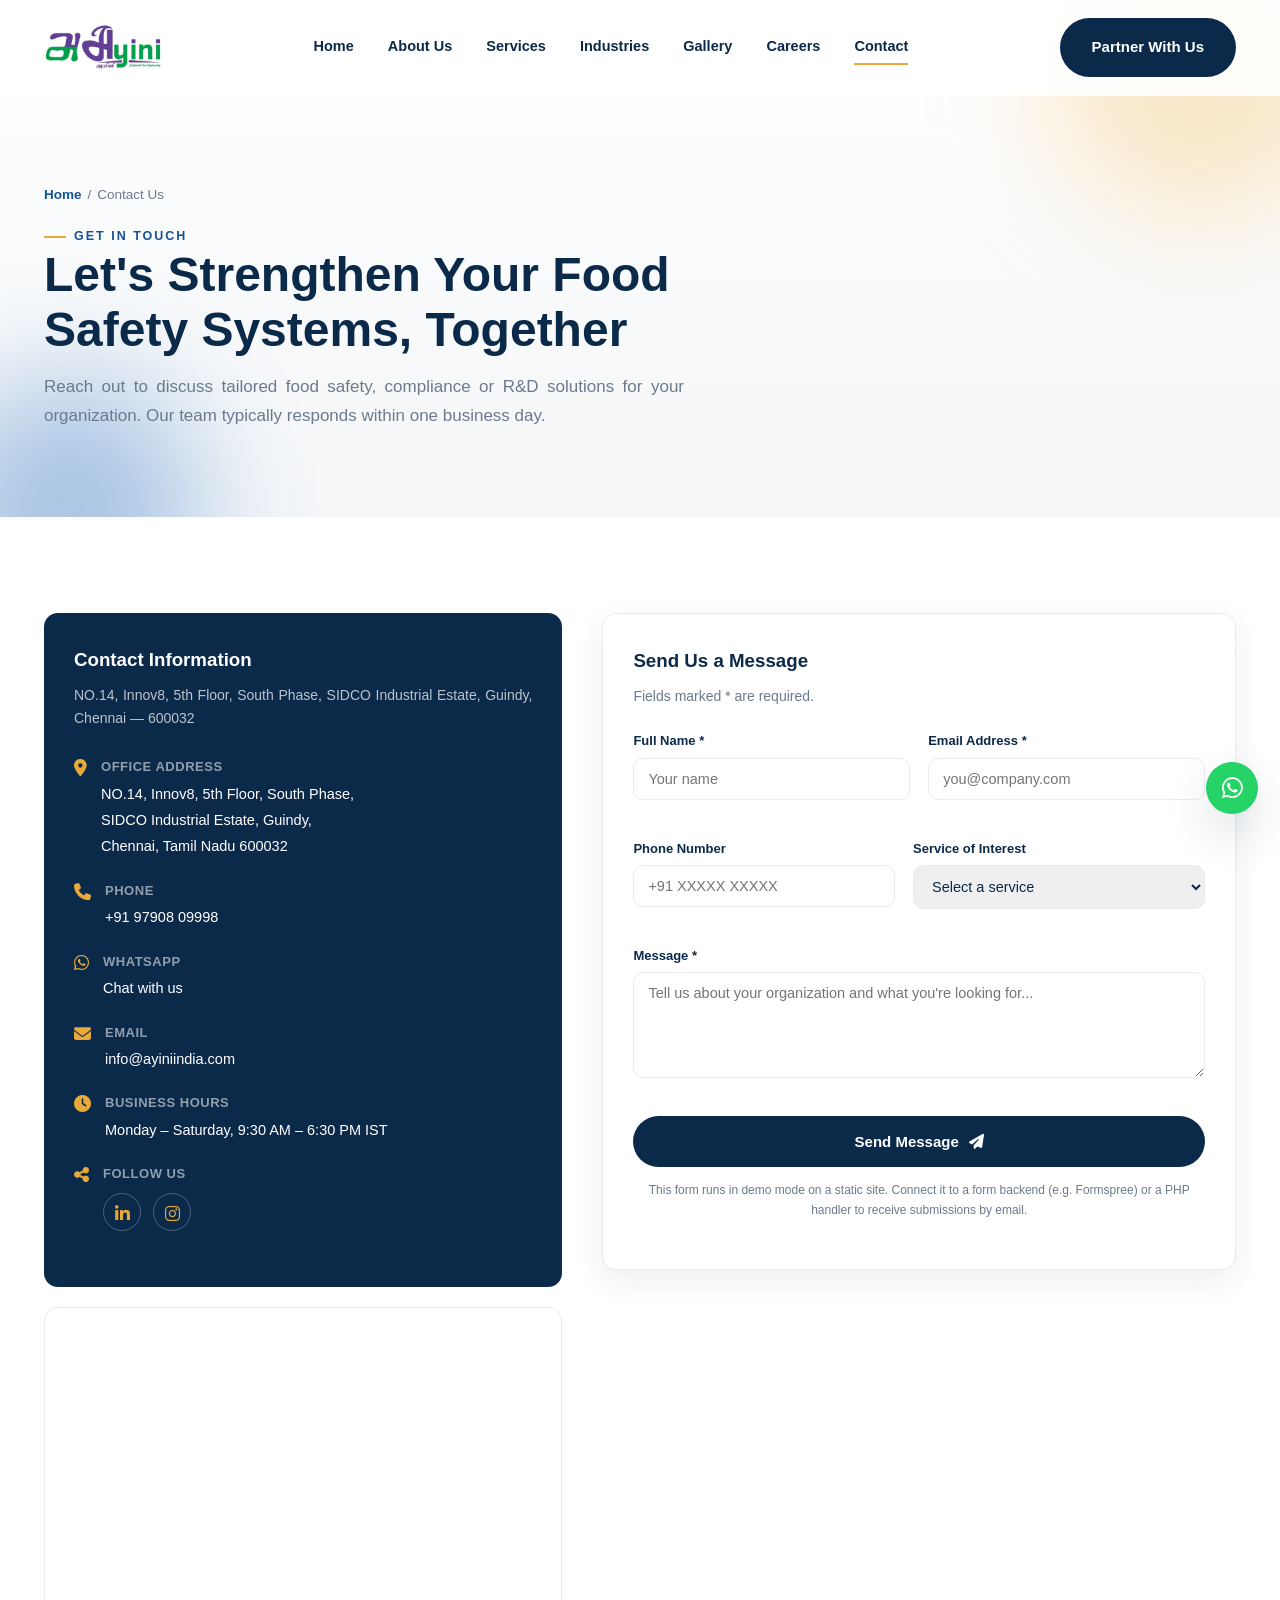
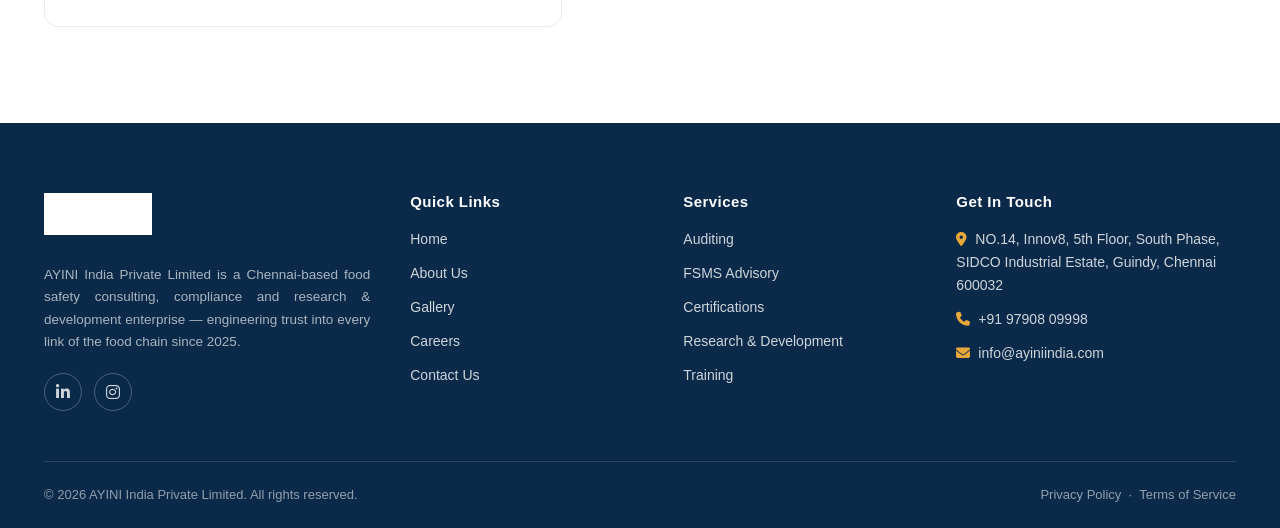
<file: ayini-india/pages/contact.html>
<!DOCTYPE html>
<html lang="en">
<head>
<meta charset="UTF-8">
<meta name="viewport" content="width=device-width, initial-scale=1.0">
<title>Contact Us | AYINI India — Chennai, Tamil Nadu</title>
<meta name="description" content="Get in touch with AYINI India Private Limited for food safety consulting, compliance and R&amp;D services. Office in Guindy, Chennai. Call, WhatsApp or send us a message.">
<link rel="canonical" href="https://ayiniindia.com/pages/contact.html">

<meta property="og:type" content="website">
<meta property="og:site_name" content="AYINI India">
<meta property="og:title" content="Contact AYINI India">
<meta property="og:image" content="https://ayiniindia.com/assets/images/logo/ayini-logo.png">
<meta property="og:url" content="https://ayiniindia.com/pages/contact.html">

<link rel="icon" type="image/png" sizes="32x32" href="../assets/images/logo/ayini-icon.png">
<link rel="apple-touch-icon" href="../favicon/favicon-180.png">
<link rel="manifest" href="../manifest.json">

<link rel="preconnect" href="https://cdnjs.cloudflare.com">
<link rel="stylesheet" href="https://cdnjs.cloudflare.com/ajax/libs/font-awesome/6.5.1/css/all.min.css">
<link rel="stylesheet" href="../assets/css/style.css">

<script type="application/ld+json">
{
  "@context": "https://schema.org",
  "@type": "BreadcrumbList",
  "itemListElement": [
    { "@type": "ListItem", "position": 1, "name": "Home", "item": "https://ayiniindia.com/" },
    { "@type": "ListItem", "position": 2, "name": "Contact Us", "item": "https://ayiniindia.com/pages/contact.html" }
  ]
}
</script>
</head>
<body>

<div id="loader" aria-hidden="true"><div class="mark"></div></div>

<header id="site-header">
  <div class="container header-inner">
    <a href="../index.html" class="logo-link" aria-label="AYINI India — Home">
      <img src="../assets/images/logo/ayini-logo.png" alt="AYINI India — Sustainable Food Engineering">
    </a>
    <nav class="nav-desktop" aria-label="Primary">
      <a href="../index.html">Home</a>
      <a href="about.html">About Us</a>
      <a href="../index.html#services">Services</a>
      <a href="../index.html#industries">Industries</a>
      <a href="../gallery/index.html">Gallery</a>
      <a href="careers.html">Careers</a>
      <a href="contact.html" class="active">Contact</a>
    </nav>
    <div class="header-cta">
      <a href="contact.html" class="btn btn-primary">Partner With Us</a>
      <button class="nav-toggle" aria-label="Toggle menu" aria-expanded="false">
        <span></span><span></span><span></span>
      </button>
    </div>
  </div>
</header>

<main id="main-content">

<section class="page-banner">
  <div class="hero-bg-shape one"></div>
  <div class="hero-bg-shape two"></div>
  <div class="container">
    <p class="breadcrumb"><a href="../index.html">Home</a><span>/</span>Contact Us</p>
    <span class="eyebrow">Get In Touch</span>
    <h1>Let's Strengthen Your Food Safety Systems, Together</h1>
    <p class="lead justified">Reach out to discuss tailored food safety, compliance or R&amp;D solutions for your organization. Our team typically responds within one business day.</p>
  </div>
</section>

<section class="section">
  <div class="container">
    <div class="contact-layout">

      <!-- Contact info -->
      <div class="reveal">
        <div class="contact-info-card">
          <h3>Contact Information</h3>
          <p>NO.14, Innov8, 5th Floor, South Phase, SIDCO Industrial Estate, Guindy, Chennai — 600032</p>

          <div class="contact-info-row">
            <i class="fa-solid fa-location-dot"></i>
            <div><b>Office Address</b><span>NO.14, Innov8, 5th Floor, South Phase,<br>SIDCO Industrial Estate, Guindy,<br>Chennai, Tamil Nadu 600032</span></div>
          </div>
          <div class="contact-info-row">
            <i class="fa-solid fa-phone"></i>
            <div><b>Phone</b><a href="tel:+919790809998">+91 97908 09998</a></div>
          </div>
          <div class="contact-info-row">
            <i class="fa-brands fa-whatsapp"></i>
            <div><b>WhatsApp</b><a href="https://wa.me/919790809998" target="_blank" rel="noopener">Chat with us</a></div>
          </div>
          <div class="contact-info-row">
            <i class="fa-solid fa-envelope"></i>
            <div><b>Email</b><a href="mailto:info@ayiniindia.com">info@ayiniindia.com</a></div>
          </div>
          <div class="contact-info-row">
            <i class="fa-solid fa-clock"></i>
            <div><b>Business Hours</b><span>Monday – Saturday, 9:30 AM – 6:30 PM IST</span></div>
          </div>
          <div class="contact-info-row">
            <i class="fa-solid fa-share-nodes"></i>
            <div><b>Follow Us</b>
              <div class="social-row" style="margin-top:8px;">
                <a href="https://www.linkedin.com/company/ayini-india-private-limited/" target="_blank" rel="noopener" aria-label="LinkedIn"><i class="fa-brands fa-linkedin-in"></i></a>
                <a href="https://www.instagram.com/popular/ayini-india-private-limited/" target="_blank" rel="noopener" aria-label="Instagram"><i class="fa-brands fa-instagram"></i></a>
              </div>
            </div>
          </div>
        </div>

        <div class="map-embed reveal" style="margin-top:20px;">
          <iframe
            src="https://www.google.com/maps?q=Innov8+SIDCO+Industrial+Estate+Guindy+Chennai+600032&output=embed"
            loading="lazy" referrerpolicy="no-referrer-when-downgrade"
            title="AYINI India office location map"></iframe>
        </div>
      </div>

      <!-- Contact form -->
      <div class="reveal">
        <div class="form-card">
          <h3 style="margin-bottom:6px;">Send Us a Message</h3>
          <p style="color:var(--grey-500);font-size:14px;margin-bottom:22px;">Fields marked * are required.</p>

          <div id="form-success"><i class="fa-solid fa-circle-check"></i>&nbsp; Thank you — your message has been recorded. Our team will get back to you shortly.</div>

          <form id="contact-form" novalidate>
            <div class="form-row">
              <div class="form-field">
                <label for="name">Full Name *</label>
                <input type="text" id="name" name="name" placeholder="Your name" required>
                <span class="error-msg"></span>
              </div>
              <div class="form-field">
                <label for="email">Email Address *</label>
                <input type="email" id="email" name="email" placeholder="you@company.com" required>
                <span class="error-msg"></span>
              </div>
            </div>
            <div class="form-row">
              <div class="form-field">
                <label for="phone">Phone Number</label>
                <input type="tel" id="phone" name="phone" placeholder="+91 XXXXX XXXXX">
                <span class="error-msg"></span>
              </div>
              <div class="form-field">
                <label for="service">Service of Interest</label>
                <select id="service" name="service">
                  <option value="">Select a service</option>
                  <option>Auditing</option>
                  <option>FSMS Advisory</option>
                  <option>Operational &amp; Process Audit Advisory</option>
                  <option>Certifications</option>
                  <option>Research &amp; Development</option>
                  <option>Layout Planning</option>
                  <option>Training</option>
                  <option>Onsite QHSE (SME)</option>
                  <option>Sustainability &amp; Technology</option>
                  <option>Other</option>
                </select>
              </div>
            </div>
            <div class="form-row">
              <div class="form-field full">
                <label for="message">Message *</label>
                <textarea id="message" name="message" rows="5" placeholder="Tell us about your organization and what you're looking for..." required></textarea>
                <span class="error-msg"></span>
              </div>
            </div>
            <button type="submit" class="btn btn-primary" style="width:100%;justify-content:center;">
              Send Message <i class="fa-solid fa-paper-plane"></i>
            </button>
            <p style="font-size:12px;color:var(--grey-500);margin-top:14px;text-align:center;">
              This form runs in demo mode on a static site. Connect it to a form backend (e.g. Formspree) or a PHP handler to receive submissions by email.
            </p>
          </form>
        </div>
      </div>

    </div>
  </div>
</section>

</main>

<footer>
  <div class="container">
    <div class="footer-grid">
      <div>
        <a href="../index.html" class="logo-link"><img src="../assets/images/logo/ayini-logo.png" alt="AYINI India"></a>
        <p class="about justified">AYINI India Private Limited is a Chennai-based food safety consulting, compliance and research &amp; development enterprise — engineering trust into every link of the food chain since 2025.</p>
        <div class="social-row">
          <a href="https://www.linkedin.com/company/ayini-india-private-limited/" target="_blank" rel="noopener" aria-label="AYINI India on LinkedIn"><i class="fa-brands fa-linkedin-in"></i></a>
          <a href="https://www.instagram.com/popular/ayini-india-private-limited/" target="_blank" rel="noopener" aria-label="AYINI India on Instagram"><i class="fa-brands fa-instagram"></i></a>
        </div>
      </div>
      <div>
        <h4>Quick Links</h4>
        <ul>
          <li><a href="../index.html">Home</a></li>
          <li><a href="about.html">About Us</a></li>
          <li><a href="../gallery/index.html">Gallery</a></li>
          <li><a href="careers.html">Careers</a></li>
          <li><a href="contact.html">Contact Us</a></li>
        </ul>
      </div>
      <div>
        <h4>Services</h4>
        <ul>
          <li><a href="services/auditing.html">Auditing</a></li>
          <li><a href="services/fsms-advisory.html">FSMS Advisory</a></li>
          <li><a href="services/certifications.html">Certifications</a></li>
          <li><a href="services/research-development.html">Research &amp; Development</a></li>
          <li><a href="services/training.html">Training</a></li>
        </ul>
      </div>
      <div>
        <h4>Get In Touch</h4>
        <ul>
          <li><i class="fa-solid fa-location-dot" style="color:var(--gold-500);margin-right:8px;"></i>NO.14, Innov8, 5th Floor, South Phase, SIDCO Industrial Estate, Guindy, Chennai 600032</li>
          <li><i class="fa-solid fa-phone" style="color:var(--gold-500);margin-right:8px;"></i><a href="tel:+919790809998">+91 97908 09998</a></li>
          <li><i class="fa-solid fa-envelope" style="color:var(--gold-500);margin-right:8px;"></i><a href="mailto:info@ayiniindia.com">info@ayiniindia.com</a></li>
        </ul>
      </div>
    </div>
    <div class="footer-bottom">
      <span>&copy; <span id="current-year"></span> AYINI India Private Limited. All rights reserved.</span>
      <span>
        <a href="privacy-policy.html">Privacy Policy</a> &nbsp;·&nbsp;
        <a href="terms.html">Terms of Service</a>
      </span>
    </div>
  </div>
</footer>

<div class="float-btns">
  <a class="float-btn whatsapp" href="https://wa.me/919790809998" target="_blank" rel="noopener" aria-label="Chat on WhatsApp"><i class="fa-brands fa-whatsapp" style="font-size:24px;"></i></a>
  <button class="float-btn totop" aria-label="Back to top"><i class="fa-solid fa-arrow-up"></i></button>
</div>

<script src="../assets/js/main.js"></script>
</body>
</html>
</file>
<file: assets/css/style.css>
/* ==========================================================================
   AYINI India — Design Tokens
   ========================================================================== */
:root {
  --navy-900: #0B2A4A;
  --navy-700: #123A63;
  --royal-600: #14539A;
  --royal-500: #1A66BD;
  --white: #FFFFFF;
  --grey-100: #F4F6F8;
  --grey-200: #E7ECF1;
  --grey-500: #6B7A8D;
  --gold-500: #E8A93A;
  --gold-400: #F2C066;
  --orange-400: #F0824D;

  --font-base: Calibri, "Segoe UI", Arial, sans-serif;

  --shadow-soft: 0 10px 30px rgba(11, 42, 74, 0.08);
  --shadow-lift: 0 20px 45px rgba(11, 42, 74, 0.14);
  --radius-card: 14px;
  --container: 1240px;
}

* { box-sizing: border-box; }
html { scroll-behavior: smooth; }

body {
  margin: 0;
  font-family: var(--font-base);
  color: var(--navy-900);
  background: var(--white);
  line-height: 1.65;
  -webkit-font-smoothing: antialiased;
}

@media (prefers-reduced-motion: reduce) {
  html { scroll-behavior: auto; }
  *, *::before, *::after { animation-duration: 0.001ms !important; animation-iteration-count: 1 !important; transition-duration: 0.001ms !important; }
}

.container { max-width: var(--container); margin: 0 auto; padding: 0 24px; }

p, .justified { text-align: justify; text-justify: inter-word; }

a { color: inherit; text-decoration: none; }
ul { list-style: none; margin: 0; padding: 0; }
img { max-width: 100%; display: block; }

h1, h2, h3, h4 { margin: 0; font-weight: 700; line-height: 1.15; }

.eyebrow {
  display: inline-flex; align-items: center; gap: 8px;
  font-size: 12.5px; font-weight: 700; letter-spacing: 0.16em; text-transform: uppercase;
  color: var(--royal-600);
}
.eyebrow::before { content: ""; width: 22px; height: 2px; background: var(--gold-500); display: inline-block; }

.section { padding: 96px 0; }
.section--tight { padding: 64px 0; }
.section--grey { background: var(--grey-100); }

.section-head { max-width: 720px; margin-bottom: 48px; }
.section-head h2 { font-size: clamp(28px, 3.4vw, 42px); margin: 10px 0 16px; }
.section-head p { color: var(--grey-500); font-size: 17px; }

.btn {
  display: inline-flex; align-items: center; justify-content: center; gap: 10px;
  padding: 15px 30px; border-radius: 999px; font-weight: 700; font-size: 15px;
  cursor: pointer; border: 2px solid transparent; transition: transform .25s ease, box-shadow .25s ease, background .25s ease, color .25s ease;
  position: relative; overflow: hidden;
}
.btn-primary { background: var(--navy-900); color: var(--white); }
.btn-primary:hover { transform: translateY(-2px); box-shadow: var(--shadow-lift); background: var(--royal-600); }
.btn-outline { border-color: var(--navy-900); color: var(--navy-900); background: transparent; }
.btn-outline:hover { background: var(--navy-900); color: var(--white); transform: translateY(-2px); }
.btn-gold { background: var(--gold-500); color: var(--navy-900); }
.btn-gold:hover { background: var(--orange-400); transform: translateY(-2px); box-shadow: var(--shadow-lift); }

/* Ripple */
.btn .ripple { position: absolute; border-radius: 50%; background: rgba(255,255,255,0.5); transform: scale(0); animation: ripple .6s ease-out; pointer-events: none; }
@keyframes ripple { to { transform: scale(4); opacity: 0; } }

/* ==========================================================================
   Loading Screen
   ========================================================================== */
#loader {
  position: fixed; inset: 0; background: var(--navy-900); z-index: 9999;
  display: flex; align-items: center; justify-content: center;
  transition: opacity .6s ease, visibility .6s ease;
}
#loader.hide { opacity: 0; visibility: hidden; }
#loader .mark { width: 64px; height: 64px; border: 3px solid rgba(255,255,255,.25); border-top-color: var(--gold-500); border-radius: 50%; animation: spin 0.9s linear infinite; }
@keyframes spin { to { transform: rotate(360deg); } }

/* ==========================================================================
   Header
   ========================================================================== */
#site-header {
  position: fixed; top: 0; left: 0; right: 0; z-index: 500;
  background: rgba(255,255,255,0.92); backdrop-filter: blur(10px);
  border-bottom: 1px solid transparent;
  transition: box-shadow .3s ease, border-color .3s ease, padding .3s ease;
}
#site-header.scrolled { box-shadow: 0 4px 24px rgba(11,42,74,.08); border-color: var(--grey-200); }
.header-inner { display: flex; align-items: center; justify-content: space-between; padding: 18px 24px; transition: padding .3s ease; }
#site-header.scrolled .header-inner { padding: 10px 24px; }

.logo-link { display: flex; align-items: center; gap: 10px; }
.logo-link img { height: 46px; width: auto; transition: height .3s ease, transform .3s ease; }
#site-header.scrolled .logo-link img { height: 36px; }
.logo-link:hover img { transform: scale(1.04); }

.nav-desktop { display: flex; align-items: center; gap: 34px; }
.nav-desktop a {
  font-size: 14.5px; font-weight: 600; color: var(--navy-900); position: relative; padding: 6px 0;
}
.nav-desktop a::after {
  content: ""; position: absolute; left: 0; bottom: 0; width: 0; height: 2px; background: var(--gold-500);
  transition: width .25s ease;
}
.nav-desktop a:hover::after, .nav-desktop a.active::after { width: 100%; }

.header-cta { display: flex; align-items: center; gap: 16px; }
.nav-toggle { display: none; background: none; border: none; cursor: pointer; padding: 8px; }
.nav-toggle span { display: block; width: 24px; height: 2px; background: var(--navy-900); margin: 5px 0; transition: transform .3s ease, opacity .3s ease; }

@media (max-width: 940px) {
  .nav-desktop { position: fixed; top: 0; right: -100%; height: 100vh; width: min(320px, 82vw);
    background: var(--white); flex-direction: column; justify-content: center; gap: 26px;
    box-shadow: -12px 0 40px rgba(0,0,0,.12); transition: right .35s ease; padding: 40px; }
  .nav-desktop.open { right: 0; }
  .nav-toggle { display: block; }
  .header-cta .btn-primary { display: none; }
}

/* ==========================================================================
   Hero
   ========================================================================== */
#hero {
  position: relative; padding: 220px 0 120px; overflow: hidden;
  background: linear-gradient(180deg, #FFFFFF 0%, var(--grey-100) 100%);
}
.hero-bg-shape {
  position: absolute; border-radius: 50%; filter: blur(60px); opacity: .35; z-index: 0;
  animation: float 10s ease-in-out infinite;
}
.hero-bg-shape.one { width: 420px; height: 420px; background: var(--gold-400); top: -120px; right: -100px; }
.hero-bg-shape.two { width: 340px; height: 340px; background: var(--royal-500); bottom: -140px; left: -80px; animation-delay: 2s; }
@keyframes float { 0%,100% { transform: translateY(0) } 50% { transform: translateY(-24px) } }

.hero-grid { position: relative; z-index: 1; display: grid; grid-template-columns: 1.05fr 0.95fr; gap: 60px; align-items: center; }
@media (max-width: 940px) { .hero-grid { grid-template-columns: 1fr; } }

.hero-copy h1 {
  font-size: clamp(34px, 5vw, 58px); margin: 18px 0 22px; color: var(--navy-900);
  opacity: 0; transform: translateY(18px); animation: fadeUp .8s ease .15s forwards;
}
.hero-copy h1 .accent { color: var(--gold-500); }
.hero-copy p.lead {
  font-size: 18px; color: var(--grey-500); max-width: 540px; margin-bottom: 32px;
  opacity: 0; transform: translateY(18px); animation: fadeUp .8s ease .35s forwards;
}
.hero-actions { display: flex; gap: 16px; flex-wrap: wrap; opacity: 0; transform: translateY(18px); animation: fadeUp .8s ease .5s forwards; }
@keyframes fadeUp { to { opacity: 1; transform: translateY(0); } }

.hero-stats { display: grid; grid-template-columns: repeat(3, 1fr); gap: 18px; margin-top: 52px;
  opacity: 0; transform: translateY(18px); animation: fadeUp .8s ease .65s forwards; }
.hero-stat b { display: block; font-size: 30px; color: var(--navy-900); }
.hero-stat span { font-size: 13px; color: var(--grey-500); }

.hero-visual {
  position: relative; border-radius: 24px; overflow: hidden; box-shadow: var(--shadow-lift);
  opacity: 0; animation: fadeIn 1s ease .4s forwards;
}
@keyframes fadeIn { to { opacity: 1; } }
.hero-visual img { width: 100%; height: 100%; object-fit: cover; transition: transform 6s ease; }
.hero-visual:hover img { transform: scale(1.08); }
.hero-visual::after {
  content: ""; position: absolute; inset: 0;
  background: linear-gradient(160deg, rgba(11,42,74,.35), rgba(232,169,58,.12));
}
.hero-badge {
  position: absolute; bottom: 22px; left: 22px; z-index: 2;
  background: rgba(255,255,255,.92); backdrop-filter: blur(8px);
  padding: 14px 18px; border-radius: 12px; box-shadow: var(--shadow-soft);
  display: flex; align-items: center; gap: 12px;
}
.hero-badge b { display: block; font-size: 20px; color: var(--navy-900); }
.hero-badge span { font-size: 12px; color: var(--grey-500); }

/* ==========================================================================
   Reveal on scroll
   ========================================================================== */
.reveal { opacity: 0; transform: translateY(28px); transition: opacity .7s ease, transform .7s ease; }
.reveal.in { opacity: 1; transform: translateY(0); }
.reveal-stagger.in > * { transition-delay: calc(var(--i, 0) * 90ms); }

/* ==========================================================================
   Cards / Grids
   ========================================================================== */
.grid { display: grid; gap: 26px; }
.grid-3 { grid-template-columns: repeat(3, 1fr); }
.grid-4 { grid-template-columns: repeat(4, 1fr); }
.grid-2 { grid-template-columns: repeat(2, 1fr); }
@media (max-width: 940px) { .grid-3, .grid-4 { grid-template-columns: repeat(2,1fr); } }
@media (max-width: 640px) { .grid-3, .grid-4, .grid-2 { grid-template-columns: 1fr; } }

.card {
  background: var(--white); border: 1px solid var(--grey-200); border-radius: var(--radius-card);
  padding: 30px 26px; transition: transform .3s ease, box-shadow .3s ease, border-color .3s ease;
}
.card:hover { transform: translateY(-6px); box-shadow: var(--shadow-lift); border-color: transparent; }
.card .icon-wrap {
  width: 54px; height: 54px; border-radius: 14px; display: flex; align-items: center; justify-content: center;
  background: linear-gradient(135deg, var(--royal-600), var(--navy-900)); color: var(--white); margin-bottom: 18px;
}
.card h3 { font-size: 18.5px; margin-bottom: 10px; }
.card p { color: var(--grey-500); font-size: 14.5px; margin: 0; }
.card ul { margin-top: 14px; }
.card ul li { font-size: 14px; color: var(--navy-900); padding: 5px 0 5px 20px; position: relative; }
.card ul li::before { content: "→"; position: absolute; left: 0; color: var(--gold-500); font-weight: 700; }
.card a.card-link { display: inline-flex; align-items: center; gap: 6px; margin-top: 16px; font-weight: 700; font-size: 13.5px; color: var(--royal-600); }
.card a.card-link:hover { color: var(--orange-400); }

/* Why-choose icon cards */
.icon-card { text-align: left; }
.icon-card .icon-wrap { background: var(--grey-100); color: var(--royal-600); }

/* ==========================================================================
   Compliance Thread — signature timeline element
   ========================================================================== */
.thread-wrap { position: relative; }
.thread-line {
  position: absolute; left: 27px; top: 10px; bottom: 10px; width: 3px;
  background: var(--grey-200); border-radius: 3px; overflow: hidden;
}
.thread-line::before {
  content: ""; position: absolute; left: 0; top: 0; width: 100%; height: 0%;
  background: linear-gradient(180deg, var(--gold-500), var(--royal-600));
  transition: height 1.4s cubic-bezier(.22,1,.36,1);
}
.thread-wrap.in .thread-line::before { height: 100%; }

.thread-step { position: relative; padding: 0 0 44px 76px; }
.thread-step:last-child { padding-bottom: 0; }
.thread-dot {
  position: absolute; left: 14px; top: 2px; width: 30px; height: 30px; border-radius: 50%;
  background: var(--white); border: 3px solid var(--grey-200); display: flex; align-items: center; justify-content: center;
  font-size: 13px; font-weight: 800; color: var(--grey-500); transition: all .5s ease .2s;
  z-index: 1;
}
.thread-wrap.in .thread-step:nth-child(1) .thread-dot { transition-delay: .15s; }
.thread-wrap.in .thread-step:nth-child(2) .thread-dot { transition-delay: .55s; }
.thread-wrap.in .thread-step:nth-child(3) .thread-dot { transition-delay: .95s; }
.thread-wrap.in .thread-step:nth-child(4) .thread-dot { transition-delay: 1.35s; }
.thread-wrap.in .thread-dot { background: var(--navy-900); border-color: var(--gold-500); color: var(--white); }
.thread-step h4 { font-size: 18px; margin-bottom: 6px; }
.thread-step p { color: var(--grey-500); font-size: 14.5px; margin: 0; }

/* ==========================================================================
   Stats / counters
   ========================================================================== */
.stats-strip { background: var(--navy-900); color: var(--white); border-radius: 20px; padding: 52px 40px; }
.stats-grid { display: grid; grid-template-columns: repeat(4, 1fr); gap: 20px; text-align: center; }
@media (max-width: 800px) { .stats-grid { grid-template-columns: repeat(2,1fr); } }
.stat b { display: block; font-size: 40px; color: var(--gold-500); font-weight: 800; }
.stat span { font-size: 13.5px; color: rgba(255,255,255,.75); letter-spacing: .04em; }

/* ==========================================================================
   Sectors marquee / chips
   ========================================================================== */
.sector-chip {
  display: flex; align-items: center; gap: 12px; background: var(--white); border: 1px solid var(--grey-200);
  border-radius: 12px; padding: 16px 18px; font-size: 14px; font-weight: 600; transition: all .25s ease;
}
.sector-chip:hover { border-color: var(--gold-500); background: var(--grey-100); transform: translateY(-3px); }
.sector-chip .dot { width: 8px; height: 8px; border-radius: 50%; background: var(--gold-500); flex-shrink: 0; }

/* ==========================================================================
   Clientele marquee
   ========================================================================== */
.marquee { overflow: hidden; position: relative; -webkit-mask-image: linear-gradient(90deg, transparent, #000 8%, #000 92%, transparent); mask-image: linear-gradient(90deg, transparent, #000 8%, #000 92%, transparent); }
.marquee-track { display: flex; gap: 60px; width: max-content; animation: scroll 28s linear infinite; }
.marquee:hover .marquee-track { animation-play-state: paused; }
.marquee-track span { font-size: 19px; font-weight: 700; color: var(--navy-900); opacity: .55; white-space: nowrap; }
@keyframes scroll { from { transform: translateX(0); } to { transform: translateX(-50%); } }

/* ==========================================================================
   Contact CTA
   ========================================================================== */
.contact-cta {
  background: linear-gradient(135deg, var(--navy-900), var(--royal-600));
  border-radius: 24px; padding: 64px 50px; color: var(--white); position: relative; overflow: hidden;
}
.contact-cta::after { content: ""; position: absolute; width: 300px; height: 300px; background: var(--gold-500); opacity: .18; border-radius: 50%; right: -80px; top: -100px; }
.contact-cta h2 { font-size: clamp(26px,3vw,36px); margin-bottom: 14px; }
.contact-cta p { color: rgba(255,255,255,.82); max-width: 540px; margin-bottom: 28px; }

/* ==========================================================================
   Footer
   ========================================================================== */
footer { background: var(--navy-900); color: rgba(255,255,255,.8); padding: 70px 0 0; }
.footer-grid { display: grid; grid-template-columns: 1.4fr 1fr 1fr 1.2fr; gap: 40px; padding-bottom: 50px; border-bottom: 1px solid rgba(255,255,255,.12); }
@media (max-width: 800px) { .footer-grid { grid-template-columns: repeat(2,1fr); } }
footer h4 { color: var(--white); font-size: 15px; margin-bottom: 18px; letter-spacing: .03em; }
footer ul li { margin-bottom: 11px; font-size: 14px; }
footer ul li a:hover { color: var(--gold-500); }
footer .logo-link img { height: 42px; margin-bottom: 16px; filter: brightness(0) invert(1); }
footer p.about { font-size: 13.5px; color: rgba(255,255,255,.65); margin-bottom: 20px; }

.social-row { display: flex; gap: 12px; }
.social-row a {
  width: 38px; height: 38px; border-radius: 50%; border: 1px solid rgba(255,255,255,.25);
  display: flex; align-items: center; justify-content: center; transition: all .25s ease;
}
.social-row a:hover { background: var(--gold-500); border-color: var(--gold-500); color: var(--navy-900); transform: translateY(-3px); }

.footer-bottom { display: flex; justify-content: space-between; align-items: center; padding: 22px 0; font-size: 13px; flex-wrap: wrap; gap: 10px; color: rgba(255,255,255,.55); }
.footer-bottom a:hover { color: var(--gold-500); }

/* ==========================================================================
   Floating buttons
   ========================================================================== */
.float-btns { position: fixed; right: 22px; bottom: 22px; display: flex; flex-direction: column; gap: 12px; z-index: 400; }
.float-btn {
  width: 52px; height: 52px; border-radius: 50%; display: flex; align-items: center; justify-content: center;
  box-shadow: var(--shadow-lift); cursor: pointer; transition: transform .25s ease, opacity .25s ease;
  border: none;
}
.float-btn.whatsapp { background: #25D366; color: var(--white); }
.float-btn.totop { background: var(--navy-900); color: var(--white); opacity: 0; pointer-events: none; transform: translateY(10px); }
.float-btn.totop.show { opacity: 1; pointer-events: auto; transform: translateY(0); }
.float-btn:hover { transform: translateY(-4px) scale(1.05); }

/* ==========================================================================
   Page Banner (interior pages)
   ========================================================================== */
.page-banner {
  position: relative; padding: 200px 0 70px; overflow: hidden;
  background: linear-gradient(180deg, #FFFFFF 0%, var(--grey-100) 100%);
}
.page-banner .hero-bg-shape.one { width: 320px; height: 320px; top: -100px; right: -80px; }
.page-banner .hero-bg-shape.two { width: 260px; height: 260px; bottom: -120px; left: -60px; }
.breadcrumb { font-size: 13.5px; color: var(--grey-500); margin-bottom: 14px; position: relative; z-index: 1; }
.breadcrumb a { color: var(--royal-600); font-weight: 600; }
.breadcrumb span { margin: 0 6px; }
.page-banner h1 { position: relative; z-index: 1; font-size: clamp(30px, 4.2vw, 48px); max-width: 760px; }
.page-banner p.lead { position: relative; z-index: 1; color: var(--grey-500); font-size: 17px; max-width: 640px; margin-top: 16px; }

/* ==========================================================================
   Org chart
   ========================================================================== */
.org-chart { text-align: center; }
.org-node {
  display: inline-block; background: var(--navy-900); color: var(--white); border-radius: 12px;
  padding: 16px 26px; font-weight: 700; font-size: 14.5px; box-shadow: var(--shadow-soft);
}
.org-node.ceo { background: var(--royal-600); }
.org-connector { width: 2px; height: 30px; background: var(--grey-200); margin: 0 auto; }
.org-row { display: flex; justify-content: center; gap: 20px; flex-wrap: wrap; margin-top: 0; }
.org-leaf {
  background: var(--white); border: 1px solid var(--grey-200); border-radius: 12px; padding: 14px 18px;
  font-size: 13px; font-weight: 700; text-align: center; min-width: 150px; box-shadow: var(--shadow-soft);
}
.org-leaf small { display: block; font-weight: 500; color: var(--grey-500); margin-top: 4px; font-size: 11.5px; }

/* ==========================================================================
   Timeline (About page)
   ========================================================================== */
.timeline-track { position: relative; padding-left: 40px; border-left: 3px solid var(--grey-200); }
.timeline-item { position: relative; padding-bottom: 40px; }
.timeline-item:last-child { padding-bottom: 0; }
.timeline-item::before {
  content: ""; position: absolute; left: -49px; top: 2px; width: 16px; height: 16px; border-radius: 50%;
  background: var(--gold-500); border: 3px solid var(--white); box-shadow: 0 0 0 3px var(--grey-200);
}
.timeline-item b.year { color: var(--royal-600); font-size: 13px; letter-spacing: .05em; }
.timeline-item h4 { font-size: 18px; margin: 6px 0 8px; }
.timeline-item p { color: var(--grey-500); font-size: 14.5px; margin: 0; }

/* Value chip (About core values) */
.value-chip { display: flex; gap: 14px; align-items: flex-start; padding: 18px 0; border-bottom: 1px solid var(--grey-200); }
.value-chip:last-child { border-bottom: none; }
.value-chip .num { font-size: 22px; font-weight: 800; color: var(--grey-200); flex-shrink: 0; width: 40px; }
.value-chip h4 { font-size: 16px; margin-bottom: 4px; }
.value-chip p { color: var(--grey-500); font-size: 13.5px; margin: 0; }

/* ==========================================================================
   Gallery — masonry, filters, lightbox
   ========================================================================== */
.gallery-filters { display: flex; gap: 10px; flex-wrap: wrap; margin-bottom: 34px; }
.filter-btn {
  padding: 10px 20px; border-radius: 999px; border: 1px solid var(--grey-200); background: var(--white);
  font-size: 13.5px; font-weight: 700; cursor: pointer; transition: all .25s ease; color: var(--navy-900);
}
.filter-btn:hover { border-color: var(--gold-500); }
.filter-btn.active { background: var(--navy-900); color: var(--white); border-color: var(--navy-900); }

/* Uniform animated grid (replaces the staggered masonry look) */
.gallery-grid {
  display: grid; grid-template-columns: repeat(auto-fill, minmax(280px, 1fr));
  grid-auto-rows: 250px; gap: 20px;
}
.gallery-card {
  position: relative; border-radius: var(--radius-card); overflow: hidden; cursor: zoom-in;
  box-shadow: var(--shadow-soft); transition: transform .35s ease, box-shadow .35s ease;
  opacity: 0; transform: translateY(22px) scale(.97);
  animation: galleryIn .6s cubic-bezier(.22,1,.36,1) forwards;
  animation-delay: var(--gd, 0ms);
}
@keyframes galleryIn { to { opacity: 1; transform: translateY(0) scale(1); } }
.gallery-card:hover { transform: translateY(-6px); box-shadow: var(--shadow-lift); }
.gallery-card img { width: 100%; height: 100%; object-fit: cover; display: block; transition: transform .6s ease; }
.gallery-card:hover img { transform: scale(1.08); }
.gallery-card .cap {
  position: absolute; inset: auto 0 0 0; padding: 16px; color: #fff;
  background: linear-gradient(0deg, rgba(11,42,74,.9), transparent);
  font-size: 13.5px; font-weight: 700; opacity: 0; transform: translateY(8px); transition: all .3s ease;
}
.gallery-card:hover .cap { opacity: 1; transform: translateY(0); }
.gallery-card .zoom-hint {
  position: absolute; top: 12px; right: 12px; width: 34px; height: 34px; border-radius: 50%;
  background: rgba(255,255,255,.9); color: var(--navy-900); display: flex; align-items: center; justify-content: center;
  font-size: 13px; opacity: 0; transform: scale(.8); transition: all .25s ease;
}
.gallery-card:hover .zoom-hint { opacity: 1; transform: scale(1); }

.gallery-skeleton { display: grid; grid-template-columns: repeat(auto-fill, minmax(280px,1fr)); grid-auto-rows: 250px; gap: 20px; }
.gallery-skeleton .sk-item { border-radius: var(--radius-card); background: linear-gradient(90deg, var(--grey-100) 25%, var(--grey-200) 37%, var(--grey-100) 63%); background-size: 400% 100%; animation: shimmer 1.4s ease infinite; }
@keyframes shimmer { 0% { background-position: 100% 0; } 100% { background-position: -100% 0; } }

.gallery-empty { text-align: center; padding: 60px 20px; color: var(--grey-500); }

/* Lightbox with zoom */
#lightbox {
  position: fixed; inset: 0; background: rgba(11,42,74,.94); z-index: 2000; display: none;
  align-items: center; justify-content: center; padding: 40px;
}
#lightbox.open { display: flex; }
#lightbox .lb-stage { max-width: min(900px, 90vw); max-height: 82vh; overflow: hidden; border-radius: 10px; box-shadow: 0 20px 60px rgba(0,0,0,.5); display: flex; align-items: center; justify-content: center; }
#lightbox img { max-width: min(900px, 90vw); max-height: 82vh; display: block; cursor: zoom-in; transition: transform .35s ease; transform-origin: center center; }
#lightbox img.zoomed { cursor: zoom-out; transform: scale(1.9); }
#lightbox .lb-close, #lightbox .lb-nav, #lightbox .lb-zoom {
  position: absolute; background: rgba(255,255,255,.12); border: none; color: #fff; width: 46px; height: 46px;
  border-radius: 50%; cursor: pointer; display: flex; align-items: center; justify-content: center; font-size: 18px;
  transition: background .2s ease;
}
#lightbox .lb-close:hover, #lightbox .lb-nav:hover, #lightbox .lb-zoom:hover { background: rgba(255,255,255,.25); }
#lightbox .lb-close { top: 24px; right: 24px; }
#lightbox .lb-nav.prev { left: 24px; top: 50%; transform: translateY(-50%); }
#lightbox .lb-nav.next { right: 24px; top: 50%; transform: translateY(-50%); }
#lightbox .lb-zoom.in { bottom: 24px; right: calc(50% - 60px); }
#lightbox .lb-zoom.out { bottom: 24px; right: calc(50% - 110px); }
#lightbox .lb-caption { position: absolute; bottom: 24px; left: 0; right: 0; text-align: center; color: #fff; font-size: 14px; pointer-events: none; }

/* ==========================================================================
   Contact page
   ========================================================================== */
.contact-layout { display: grid; grid-template-columns: 0.9fr 1.1fr; gap: 40px; align-items: flex-start; }
@media (max-width: 940px) { .contact-layout { grid-template-columns: 1fr; } }
.contact-info-card { background: var(--navy-900); color: #fff; border-radius: var(--radius-card); padding: 36px 30px; }
.contact-info-card h3 { margin-bottom: 8px; }
.contact-info-card p { color: rgba(255,255,255,.72); font-size: 14px; margin-bottom: 26px; }
.contact-info-row { display: flex; gap: 14px; margin-bottom: 20px; align-items: flex-start; }
.contact-info-row i { color: var(--gold-500); font-size: 17px; margin-top: 3px; }
.contact-info-row b { display: block; font-size: 13px; letter-spacing: .04em; color: rgba(255,255,255,.55); text-transform: uppercase; margin-bottom: 3px; }
.contact-info-row span, .contact-info-row a { font-size: 14.5px; color: #fff; }

.form-card { background: var(--white); border: 1px solid var(--grey-200); border-radius: var(--radius-card); padding: 36px 30px; box-shadow: var(--shadow-soft); }
.form-row { display: grid; grid-template-columns: 1fr 1fr; gap: 18px; margin-bottom: 18px; }
@media (max-width: 560px) { .form-row { grid-template-columns: 1fr; } }
.form-field { display: flex; flex-direction: column; gap: 6px; }
.form-field.full { grid-column: 1 / -1; }
.form-field label { font-size: 13px; font-weight: 700; color: var(--navy-900); }
.form-field input, .form-field select, .form-field textarea {
  border: 1.5px solid var(--grey-200); border-radius: 10px; padding: 12px 14px; font-family: var(--font-base);
  font-size: 14.5px; color: var(--navy-900); transition: border-color .2s ease;
}
.form-field input:focus, .form-field select:focus, .form-field textarea:focus { outline: none; border-color: var(--royal-500); }
.form-field .error-msg { font-size: 12px; color: #C0392B; min-height: 14px; }
.form-field.invalid input, .form-field.invalid select, .form-field.invalid textarea { border-color: #C0392B; }
#form-success { display: none; background: #E9F7EF; border: 1px solid #27AE60; color: #1E7E45; padding: 14px 18px; border-radius: 10px; font-size: 14px; margin-bottom: 18px; }
#form-success.show { display: block; }

.map-embed { border-radius: var(--radius-card); overflow: hidden; border: 1px solid var(--grey-200); height: 320px; }
.map-embed iframe { width: 100%; height: 100%; border: 0; }

/* ==========================================================================
   Top Utility Bar (wireframe reference)
   ========================================================================== */
#utility-bar {
  background: var(--navy-900); color: rgba(255,255,255,.85); font-size: 12.5px;
  position: fixed; top: 0; left: 0; right: 0; z-index: 501; height: 38px; display: flex; align-items: center;
}
.utility-inner { display: flex; align-items: center; justify-content: space-between; width: 100%; padding: 0 24px; }
.utility-left { display: flex; align-items: center; gap: 22px; flex-wrap: wrap; }
.utility-left a { color: rgba(255,255,255,.85); }
.utility-left a:hover { color: var(--gold-500); }
.utility-left i { color: var(--gold-500); margin-right: 6px; }
.utility-social { display: flex; align-items: center; gap: 10px; }
.utility-social a {
  width: 22px; height: 22px; border-radius: 50%; background: rgba(255,255,255,.12);
  display: flex; align-items: center; justify-content: center; font-size: 11px; color: #fff; transition: background .2s ease;
}
.utility-social a:hover { background: var(--gold-500); color: var(--navy-900); }
@media (max-width: 800px) { .utility-left span.hide-mobile { display: none; } }
@media (max-width: 560px) { #utility-bar { display: none; } }

/* Push header + hero down to make room for the utility bar */
#site-header { top: 38px; }
@media (max-width: 560px) { #site-header { top: 0; } }

/* ==========================================================================
   Services Mega-Menu
   ========================================================================== */
.nav-item-mega { position: relative; }
.nav-item-mega > a i.fa-chevron-down { font-size: 10px; margin-left: 5px; transition: transform .25s ease; }
.nav-item-mega:hover > a i.fa-chevron-down { transform: rotate(180deg); }
.mega-panel {
  position: absolute; top: calc(100% + 18px); left: 50%; transform: translateX(-50%) translateY(8px);
  width: min(760px, 90vw); background: var(--white); border-radius: 16px; box-shadow: var(--shadow-lift);
  border: 1px solid var(--grey-200); padding: 28px; display: grid; grid-template-columns: repeat(4, 1fr); gap: 22px;
  opacity: 0; visibility: hidden; transition: opacity .25s ease, transform .25s ease, visibility .25s ease;
  z-index: 400;
}
.nav-item-mega:hover .mega-panel { opacity: 1; visibility: visible; transform: translateX(-50%) translateY(0); }
.mega-col b { display: block; font-size: 12px; letter-spacing: .08em; text-transform: uppercase; color: var(--royal-600); margin-bottom: 12px; }
.mega-col a { display: block; font-size: 13.5px; color: var(--navy-900); padding: 6px 0; }
.mega-col a:hover { color: var(--gold-500); padding-left: 4px; }
@media (max-width: 940px) { .mega-panel { display: none; } }

/* ==========================================================================
   3-Panel Enquire Hero (wireframe reference)
   ========================================================================== */
.hero3-grid { display: grid; grid-template-columns: repeat(3, 1fr); gap: 22px; position: relative; z-index: 1; }
@media (max-width: 860px) { .hero3-grid { grid-template-columns: 1fr; } }
.hero3-card {
  position: relative; border-radius: 18px; overflow: hidden; height: 280px; box-shadow: var(--shadow-soft);
  opacity: 0; transform: translateY(24px); animation: fadeUp .7s ease forwards;
}
.hero3-card:nth-child(1) { animation-delay: .15s; }
.hero3-card:nth-child(2) { animation-delay: .3s; }
.hero3-card:nth-child(3) { animation-delay: .45s; }
.hero3-card img { width: 100%; height: 100%; object-fit: cover; transition: transform .6s ease; }
.hero3-card:hover img { transform: scale(1.08); }
.hero3-card::after { content: ""; position: absolute; inset: 0; background: linear-gradient(0deg, rgba(11,42,74,.75) 0%, rgba(11,42,74,.05) 55%); }
.hero3-card .h3-label { position: absolute; top: 18px; left: 20px; z-index: 2; color: #fff; font-weight: 700; font-size: 15px; }
.hero3-card .btn { position: absolute; left: 20px; bottom: 18px; z-index: 2; padding: 11px 22px; font-size: 13px; }

/* Checklist stats (About Us block, wireframe reference) */
.check-stats { margin: 22px 0; }
.check-stats li { display: flex; align-items: flex-start; gap: 10px; padding: 7px 0; font-size: 14.5px; color: var(--navy-900); }
.check-stats i { color: #27AE60; margin-top: 3px; }
a:focus-visible, button:focus-visible, input:focus-visible, textarea:focus-visible {
  outline: 3px solid var(--gold-500); outline-offset: 2px;
}
</file>
<file: ayini-india/assets/css/style.css>
/* ==========================================================================
   AYINI India — Design Tokens
   ========================================================================== */
:root {
  --navy-900: #0B2A4A;
  --navy-700: #123A63;
  --royal-600: #14539A;
  --royal-500: #1A66BD;
  --white: #FFFFFF;
  --grey-100: #F4F6F8;
  --grey-200: #E7ECF1;
  --grey-500: #6B7A8D;
  --gold-500: #E8A93A;
  --gold-400: #F2C066;
  --orange-400: #F0824D;

  --font-base: Calibri, "Segoe UI", Arial, sans-serif;

  --shadow-soft: 0 10px 30px rgba(11, 42, 74, 0.08);
  --shadow-lift: 0 20px 45px rgba(11, 42, 74, 0.14);
  --radius-card: 14px;
  --container: 1240px;
}

* { box-sizing: border-box; }
html { scroll-behavior: smooth; }

body {
  margin: 0;
  font-family: var(--font-base);
  color: var(--navy-900);
  background: var(--white);
  line-height: 1.65;
  -webkit-font-smoothing: antialiased;
}

@media (prefers-reduced-motion: reduce) {
  html { scroll-behavior: auto; }
  *, *::before, *::after { animation-duration: 0.001ms !important; animation-iteration-count: 1 !important; transition-duration: 0.001ms !important; }
}

.container { max-width: var(--container); margin: 0 auto; padding: 0 24px; }

p, .justified { text-align: justify; text-justify: inter-word; }

a { color: inherit; text-decoration: none; }
ul { list-style: none; margin: 0; padding: 0; }
img { max-width: 100%; display: block; }

h1, h2, h3, h4 { margin: 0; font-weight: 700; line-height: 1.15; }

.eyebrow {
  display: inline-flex; align-items: center; gap: 8px;
  font-size: 12.5px; font-weight: 700; letter-spacing: 0.16em; text-transform: uppercase;
  color: var(--royal-600);
}
.eyebrow::before { content: ""; width: 22px; height: 2px; background: var(--gold-500); display: inline-block; }

.section { padding: 96px 0; }
.section--tight { padding: 64px 0; }
.section--grey { background: var(--grey-100); }

.section-head { max-width: 720px; margin-bottom: 48px; }
.section-head h2 { font-size: clamp(28px, 3.4vw, 42px); margin: 10px 0 16px; }
.section-head p { color: var(--grey-500); font-size: 17px; }

.btn {
  display: inline-flex; align-items: center; justify-content: center; gap: 10px;
  padding: 15px 30px; border-radius: 999px; font-weight: 700; font-size: 15px;
  cursor: pointer; border: 2px solid transparent; transition: transform .25s ease, box-shadow .25s ease, background .25s ease, color .25s ease;
  position: relative; overflow: hidden;
}
.btn-primary { background: var(--navy-900); color: var(--white); }
.btn-primary:hover { transform: translateY(-2px); box-shadow: var(--shadow-lift); background: var(--royal-600); }
.btn-outline { border-color: var(--navy-900); color: var(--navy-900); background: transparent; }
.btn-outline:hover { background: var(--navy-900); color: var(--white); transform: translateY(-2px); }
.btn-gold { background: var(--gold-500); color: var(--navy-900); }
.btn-gold:hover { background: var(--orange-400); transform: translateY(-2px); box-shadow: var(--shadow-lift); }

/* Ripple */
.btn .ripple { position: absolute; border-radius: 50%; background: rgba(255,255,255,0.5); transform: scale(0); animation: ripple .6s ease-out; pointer-events: none; }
@keyframes ripple { to { transform: scale(4); opacity: 0; } }

/* ==========================================================================
   Loading Screen
   ========================================================================== */
#loader {
  position: fixed; inset: 0; background: var(--navy-900); z-index: 9999;
  display: flex; align-items: center; justify-content: center;
  transition: opacity .6s ease, visibility .6s ease;
}
#loader.hide { opacity: 0; visibility: hidden; }
#loader .mark { width: 64px; height: 64px; border: 3px solid rgba(255,255,255,.25); border-top-color: var(--gold-500); border-radius: 50%; animation: spin 0.9s linear infinite; }
@keyframes spin { to { transform: rotate(360deg); } }

/* ==========================================================================
   Header
   ========================================================================== */
#site-header {
  position: fixed; top: 0; left: 0; right: 0; z-index: 500;
  background: rgba(255,255,255,0.92); backdrop-filter: blur(10px);
  border-bottom: 1px solid transparent;
  transition: box-shadow .3s ease, border-color .3s ease, padding .3s ease;
}
#site-header.scrolled { box-shadow: 0 4px 24px rgba(11,42,74,.08); border-color: var(--grey-200); }
.header-inner { display: flex; align-items: center; justify-content: space-between; padding: 18px 24px; transition: padding .3s ease; }
#site-header.scrolled .header-inner { padding: 10px 24px; }

.logo-link { display: flex; align-items: center; gap: 10px; }
.logo-link img { height: 46px; width: auto; transition: height .3s ease, transform .3s ease; }
#site-header.scrolled .logo-link img { height: 36px; }
.logo-link:hover img { transform: scale(1.04); }

.nav-desktop { display: flex; align-items: center; gap: 34px; }
.nav-desktop a {
  font-size: 14.5px; font-weight: 600; color: var(--navy-900); position: relative; padding: 6px 0;
}
.nav-desktop a::after {
  content: ""; position: absolute; left: 0; bottom: 0; width: 0; height: 2px; background: var(--gold-500);
  transition: width .25s ease;
}
.nav-desktop a:hover::after, .nav-desktop a.active::after { width: 100%; }

.header-cta { display: flex; align-items: center; gap: 16px; }
.nav-toggle { display: none; background: none; border: none; cursor: pointer; padding: 8px; }
.nav-toggle span { display: block; width: 24px; height: 2px; background: var(--navy-900); margin: 5px 0; transition: transform .3s ease, opacity .3s ease; }

@media (max-width: 940px) {
  .nav-desktop { position: fixed; top: 0; right: -100%; height: 100vh; width: min(320px, 82vw);
    background: var(--white); flex-direction: column; justify-content: center; gap: 26px;
    box-shadow: -12px 0 40px rgba(0,0,0,.12); transition: right .35s ease; padding: 40px; }
  .nav-desktop.open { right: 0; }
  .nav-toggle { display: block; }
  .header-cta .btn-primary { display: none; }
}

/* ==========================================================================
   Hero
   ========================================================================== */
#hero {
  position: relative; padding: 190px 0 120px; overflow: hidden;
  background: linear-gradient(180deg, #FFFFFF 0%, var(--grey-100) 100%);
}
.hero-bg-shape {
  position: absolute; border-radius: 50%; filter: blur(60px); opacity: .35; z-index: 0;
  animation: float 10s ease-in-out infinite;
}
.hero-bg-shape.one { width: 420px; height: 420px; background: var(--gold-400); top: -120px; right: -100px; }
.hero-bg-shape.two { width: 340px; height: 340px; background: var(--royal-500); bottom: -140px; left: -80px; animation-delay: 2s; }
@keyframes float { 0%,100% { transform: translateY(0) } 50% { transform: translateY(-24px) } }

.hero-grid { position: relative; z-index: 1; display: grid; grid-template-columns: 1.05fr 0.95fr; gap: 60px; align-items: center; }
@media (max-width: 940px) { .hero-grid { grid-template-columns: 1fr; } }

.hero-copy h1 {
  font-size: clamp(34px, 5vw, 58px); margin: 18px 0 22px; color: var(--navy-900);
  opacity: 0; transform: translateY(18px); animation: fadeUp .8s ease .15s forwards;
}
.hero-copy h1 .accent { color: var(--gold-500); }
.hero-copy p.lead {
  font-size: 18px; color: var(--grey-500); max-width: 540px; margin-bottom: 32px;
  opacity: 0; transform: translateY(18px); animation: fadeUp .8s ease .35s forwards;
}
.hero-actions { display: flex; gap: 16px; flex-wrap: wrap; opacity: 0; transform: translateY(18px); animation: fadeUp .8s ease .5s forwards; }
@keyframes fadeUp { to { opacity: 1; transform: translateY(0); } }

.hero-stats { display: grid; grid-template-columns: repeat(3, 1fr); gap: 18px; margin-top: 52px;
  opacity: 0; transform: translateY(18px); animation: fadeUp .8s ease .65s forwards; }
.hero-stat b { display: block; font-size: 30px; color: var(--navy-900); }
.hero-stat span { font-size: 13px; color: var(--grey-500); }

.hero-visual {
  position: relative; border-radius: 24px; overflow: hidden; box-shadow: var(--shadow-lift);
  opacity: 0; animation: fadeIn 1s ease .4s forwards;
}
@keyframes fadeIn { to { opacity: 1; } }
.hero-visual img { width: 100%; height: 100%; object-fit: cover; transition: transform 6s ease; }
.hero-visual:hover img { transform: scale(1.08); }
.hero-visual::after {
  content: ""; position: absolute; inset: 0;
  background: linear-gradient(160deg, rgba(11,42,74,.35), rgba(232,169,58,.12));
}
.hero-badge {
  position: absolute; bottom: 22px; left: 22px; z-index: 2;
  background: rgba(255,255,255,.92); backdrop-filter: blur(8px);
  padding: 14px 18px; border-radius: 12px; box-shadow: var(--shadow-soft);
  display: flex; align-items: center; gap: 12px;
}
.hero-badge b { display: block; font-size: 20px; color: var(--navy-900); }
.hero-badge span { font-size: 12px; color: var(--grey-500); }

/* ==========================================================================
   Reveal on scroll
   ========================================================================== */
.reveal { opacity: 0; transform: translateY(28px); transition: opacity .7s ease, transform .7s ease; }
.reveal.in { opacity: 1; transform: translateY(0); }
.reveal-stagger.in > * { transition-delay: calc(var(--i, 0) * 90ms); }

/* ==========================================================================
   Cards / Grids
   ========================================================================== */
.grid { display: grid; gap: 26px; }
.grid-3 { grid-template-columns: repeat(3, 1fr); }
.grid-4 { grid-template-columns: repeat(4, 1fr); }
.grid-2 { grid-template-columns: repeat(2, 1fr); }
@media (max-width: 940px) { .grid-3, .grid-4 { grid-template-columns: repeat(2,1fr); } }
@media (max-width: 640px) { .grid-3, .grid-4, .grid-2 { grid-template-columns: 1fr; } }

.card {
  background: var(--white); border: 1px solid var(--grey-200); border-radius: var(--radius-card);
  padding: 30px 26px; transition: transform .3s ease, box-shadow .3s ease, border-color .3s ease;
}
.card:hover { transform: translateY(-6px); box-shadow: var(--shadow-lift); border-color: transparent; }
.card .icon-wrap {
  width: 54px; height: 54px; border-radius: 14px; display: flex; align-items: center; justify-content: center;
  background: linear-gradient(135deg, var(--royal-600), var(--navy-900)); color: var(--white); margin-bottom: 18px;
}
.card h3 { font-size: 18.5px; margin-bottom: 10px; }
.card p { color: var(--grey-500); font-size: 14.5px; margin: 0; }
.card ul { margin-top: 14px; }
.card ul li { font-size: 14px; color: var(--navy-900); padding: 5px 0 5px 20px; position: relative; }
.card ul li::before { content: "→"; position: absolute; left: 0; color: var(--gold-500); font-weight: 700; }
.card a.card-link { display: inline-flex; align-items: center; gap: 6px; margin-top: 16px; font-weight: 700; font-size: 13.5px; color: var(--royal-600); }
.card a.card-link:hover { color: var(--orange-400); }

/* Why-choose icon cards */
.icon-card { text-align: left; }
.icon-card .icon-wrap { background: var(--grey-100); color: var(--royal-600); }

/* ==========================================================================
   Compliance Thread — signature timeline element
   ========================================================================== */
.thread-wrap { position: relative; }
.thread-line {
  position: absolute; left: 27px; top: 10px; bottom: 10px; width: 3px;
  background: var(--grey-200); border-radius: 3px; overflow: hidden;
}
.thread-line::before {
  content: ""; position: absolute; left: 0; top: 0; width: 100%; height: 0%;
  background: linear-gradient(180deg, var(--gold-500), var(--royal-600));
  transition: height 1.4s cubic-bezier(.22,1,.36,1);
}
.thread-wrap.in .thread-line::before { height: 100%; }

.thread-step { position: relative; padding: 0 0 44px 76px; }
.thread-step:last-child { padding-bottom: 0; }
.thread-dot {
  position: absolute; left: 14px; top: 2px; width: 30px; height: 30px; border-radius: 50%;
  background: var(--white); border: 3px solid var(--grey-200); display: flex; align-items: center; justify-content: center;
  font-size: 13px; font-weight: 800; color: var(--grey-500); transition: all .5s ease .2s;
  z-index: 1;
}
.thread-wrap.in .thread-step:nth-child(1) .thread-dot { transition-delay: .15s; }
.thread-wrap.in .thread-step:nth-child(2) .thread-dot { transition-delay: .55s; }
.thread-wrap.in .thread-step:nth-child(3) .thread-dot { transition-delay: .95s; }
.thread-wrap.in .thread-step:nth-child(4) .thread-dot { transition-delay: 1.35s; }
.thread-wrap.in .thread-dot { background: var(--navy-900); border-color: var(--gold-500); color: var(--white); }
.thread-step h4 { font-size: 18px; margin-bottom: 6px; }
.thread-step p { color: var(--grey-500); font-size: 14.5px; margin: 0; }

/* ==========================================================================
   Stats / counters
   ========================================================================== */
.stats-strip { background: var(--navy-900); color: var(--white); border-radius: 20px; padding: 52px 40px; }
.stats-grid { display: grid; grid-template-columns: repeat(4, 1fr); gap: 20px; text-align: center; }
@media (max-width: 800px) { .stats-grid { grid-template-columns: repeat(2,1fr); } }
.stat b { display: block; font-size: 40px; color: var(--gold-500); font-weight: 800; }
.stat span { font-size: 13.5px; color: rgba(255,255,255,.75); letter-spacing: .04em; }

/* ==========================================================================
   Sectors marquee / chips
   ========================================================================== */
.sector-chip {
  display: flex; align-items: center; gap: 12px; background: var(--white); border: 1px solid var(--grey-200);
  border-radius: 12px; padding: 16px 18px; font-size: 14px; font-weight: 600; transition: all .25s ease;
}
.sector-chip:hover { border-color: var(--gold-500); background: var(--grey-100); transform: translateY(-3px); }
.sector-chip .dot { width: 8px; height: 8px; border-radius: 50%; background: var(--gold-500); flex-shrink: 0; }

/* ==========================================================================
   Clientele marquee
   ========================================================================== */
.marquee { overflow: hidden; position: relative; -webkit-mask-image: linear-gradient(90deg, transparent, #000 8%, #000 92%, transparent); mask-image: linear-gradient(90deg, transparent, #000 8%, #000 92%, transparent); }
.marquee-track { display: flex; gap: 60px; width: max-content; animation: scroll 28s linear infinite; }
.marquee:hover .marquee-track { animation-play-state: paused; }
.marquee-track span { font-size: 19px; font-weight: 700; color: var(--navy-900); opacity: .55; white-space: nowrap; }
@keyframes scroll { from { transform: translateX(0); } to { transform: translateX(-50%); } }

/* ==========================================================================
   Contact CTA
   ========================================================================== */
.contact-cta {
  background: linear-gradient(135deg, var(--navy-900), var(--royal-600));
  border-radius: 24px; padding: 64px 50px; color: var(--white); position: relative; overflow: hidden;
}
.contact-cta::after { content: ""; position: absolute; width: 300px; height: 300px; background: var(--gold-500); opacity: .18; border-radius: 50%; right: -80px; top: -100px; }
.contact-cta h2 { font-size: clamp(26px,3vw,36px); margin-bottom: 14px; }
.contact-cta p { color: rgba(255,255,255,.82); max-width: 540px; margin-bottom: 28px; }

/* ==========================================================================
   Footer
   ========================================================================== */
footer { background: var(--navy-900); color: rgba(255,255,255,.8); padding: 70px 0 0; }
.footer-grid { display: grid; grid-template-columns: 1.4fr 1fr 1fr 1.2fr; gap: 40px; padding-bottom: 50px; border-bottom: 1px solid rgba(255,255,255,.12); }
@media (max-width: 800px) { .footer-grid { grid-template-columns: repeat(2,1fr); } }
footer h4 { color: var(--white); font-size: 15px; margin-bottom: 18px; letter-spacing: .03em; }
footer ul li { margin-bottom: 11px; font-size: 14px; }
footer ul li a:hover { color: var(--gold-500); }
footer .logo-link img { height: 42px; margin-bottom: 16px; filter: brightness(0) invert(1); }
footer p.about { font-size: 13.5px; color: rgba(255,255,255,.65); margin-bottom: 20px; }

.social-row { display: flex; gap: 12px; }
.social-row a {
  width: 38px; height: 38px; border-radius: 50%; border: 1px solid rgba(255,255,255,.25);
  display: flex; align-items: center; justify-content: center; transition: all .25s ease;
}
.social-row a:hover { background: var(--gold-500); border-color: var(--gold-500); color: var(--navy-900); transform: translateY(-3px); }

.footer-bottom { display: flex; justify-content: space-between; align-items: center; padding: 22px 0; font-size: 13px; flex-wrap: wrap; gap: 10px; color: rgba(255,255,255,.55); }
.footer-bottom a:hover { color: var(--gold-500); }

/* ==========================================================================
   Floating buttons
   ========================================================================== */
.float-btns { position: fixed; right: 22px; bottom: 22px; display: flex; flex-direction: column; gap: 12px; z-index: 400; }
.float-btn {
  width: 52px; height: 52px; border-radius: 50%; display: flex; align-items: center; justify-content: center;
  box-shadow: var(--shadow-lift); cursor: pointer; transition: transform .25s ease, opacity .25s ease;
  border: none;
}
.float-btn.whatsapp { background: #25D366; color: var(--white); }
.float-btn.totop { background: var(--navy-900); color: var(--white); opacity: 0; pointer-events: none; transform: translateY(10px); }
.float-btn.totop.show { opacity: 1; pointer-events: auto; transform: translateY(0); }
.float-btn:hover { transform: translateY(-4px) scale(1.05); }

/* ==========================================================================
   Page Banner (interior pages)
   ========================================================================== */
.page-banner {
  position: relative; padding: 170px 0 70px; overflow: hidden;
  background: linear-gradient(180deg, #FFFFFF 0%, var(--grey-100) 100%);
}
.page-banner .hero-bg-shape.one { width: 320px; height: 320px; top: -100px; right: -80px; }
.page-banner .hero-bg-shape.two { width: 260px; height: 260px; bottom: -120px; left: -60px; }
.breadcrumb { font-size: 13.5px; color: var(--grey-500); margin-bottom: 14px; position: relative; z-index: 1; }
.breadcrumb a { color: var(--royal-600); font-weight: 600; }
.breadcrumb span { margin: 0 6px; }
.page-banner h1 { position: relative; z-index: 1; font-size: clamp(30px, 4.2vw, 48px); max-width: 760px; }
.page-banner p.lead { position: relative; z-index: 1; color: var(--grey-500); font-size: 17px; max-width: 640px; margin-top: 16px; }

/* ==========================================================================
   Org chart
   ========================================================================== */
.org-chart { text-align: center; }
.org-node {
  display: inline-block; background: var(--navy-900); color: var(--white); border-radius: 12px;
  padding: 16px 26px; font-weight: 700; font-size: 14.5px; box-shadow: var(--shadow-soft);
}
.org-node.ceo { background: var(--royal-600); }
.org-connector { width: 2px; height: 30px; background: var(--grey-200); margin: 0 auto; }
.org-row { display: flex; justify-content: center; gap: 20px; flex-wrap: wrap; margin-top: 0; }
.org-leaf {
  background: var(--white); border: 1px solid var(--grey-200); border-radius: 12px; padding: 14px 18px;
  font-size: 13px; font-weight: 700; text-align: center; min-width: 150px; box-shadow: var(--shadow-soft);
}
.org-leaf small { display: block; font-weight: 500; color: var(--grey-500); margin-top: 4px; font-size: 11.5px; }

/* ==========================================================================
   Timeline (About page)
   ========================================================================== */
.timeline-track { position: relative; padding-left: 40px; border-left: 3px solid var(--grey-200); }
.timeline-item { position: relative; padding-bottom: 40px; }
.timeline-item:last-child { padding-bottom: 0; }
.timeline-item::before {
  content: ""; position: absolute; left: -49px; top: 2px; width: 16px; height: 16px; border-radius: 50%;
  background: var(--gold-500); border: 3px solid var(--white); box-shadow: 0 0 0 3px var(--grey-200);
}
.timeline-item b.year { color: var(--royal-600); font-size: 13px; letter-spacing: .05em; }
.timeline-item h4 { font-size: 18px; margin: 6px 0 8px; }
.timeline-item p { color: var(--grey-500); font-size: 14.5px; margin: 0; }

/* Value chip (About core values) */
.value-chip { display: flex; gap: 14px; align-items: flex-start; padding: 18px 0; border-bottom: 1px solid var(--grey-200); }
.value-chip:last-child { border-bottom: none; }
.value-chip .num { font-size: 22px; font-weight: 800; color: var(--grey-200); flex-shrink: 0; width: 40px; }
.value-chip h4 { font-size: 16px; margin-bottom: 4px; }
.value-chip p { color: var(--grey-500); font-size: 13.5px; margin: 0; }

/* ==========================================================================
   Gallery — masonry, filters, lightbox
   ========================================================================== */
.gallery-filters { display: flex; gap: 10px; flex-wrap: wrap; margin-bottom: 34px; }
.filter-btn {
  padding: 10px 20px; border-radius: 999px; border: 1px solid var(--grey-200); background: var(--white);
  font-size: 13.5px; font-weight: 700; cursor: pointer; transition: all .25s ease; color: var(--navy-900);
}
.filter-btn:hover { border-color: var(--gold-500); }
.filter-btn.active { background: var(--navy-900); color: var(--white); border-color: var(--navy-900); }

.masonry { column-count: 3; column-gap: 20px; }
@media (max-width: 940px) { .masonry { column-count: 2; } }
@media (max-width: 620px) { .masonry { column-count: 1; } }
.masonry-item {
  break-inside: avoid; margin-bottom: 20px; border-radius: var(--radius-card); overflow: hidden;
  position: relative; cursor: zoom-in; box-shadow: var(--shadow-soft); transition: transform .3s ease, box-shadow .3s ease;
}
.masonry-item:hover { transform: translateY(-4px); box-shadow: var(--shadow-lift); }
.masonry-item img { width: 100%; display: block; transition: transform .5s ease; }
.masonry-item:hover img { transform: scale(1.06); }
.masonry-item .cap {
  position: absolute; inset: auto 0 0 0; padding: 16px; color: #fff;
  background: linear-gradient(0deg, rgba(11,42,74,.85), transparent);
  font-size: 13.5px; font-weight: 700; opacity: 0; transform: translateY(8px); transition: all .3s ease;
}
.masonry-item:hover .cap { opacity: 1; transform: translateY(0); }

#lightbox {
  position: fixed; inset: 0; background: rgba(11,42,74,.94); z-index: 2000; display: none;
  align-items: center; justify-content: center; padding: 40px;
}
#lightbox.open { display: flex; }
#lightbox img { max-width: min(900px, 90vw); max-height: 82vh; border-radius: 10px; box-shadow: 0 20px 60px rgba(0,0,0,.5); }
#lightbox .lb-close, #lightbox .lb-nav {
  position: absolute; background: rgba(255,255,255,.12); border: none; color: #fff; width: 46px; height: 46px;
  border-radius: 50%; cursor: pointer; display: flex; align-items: center; justify-content: center; font-size: 18px;
  transition: background .2s ease;
}
#lightbox .lb-close:hover, #lightbox .lb-nav:hover { background: rgba(255,255,255,.25); }
#lightbox .lb-close { top: 24px; right: 24px; }
#lightbox .lb-nav.prev { left: 24px; top: 50%; transform: translateY(-50%); }
#lightbox .lb-nav.next { right: 24px; top: 50%; transform: translateY(-50%); }
#lightbox .lb-caption { position: absolute; bottom: 24px; left: 0; right: 0; text-align: center; color: #fff; font-size: 14px; }

/* ==========================================================================
   Contact page
   ========================================================================== */
.contact-layout { display: grid; grid-template-columns: 0.9fr 1.1fr; gap: 40px; align-items: flex-start; }
@media (max-width: 940px) { .contact-layout { grid-template-columns: 1fr; } }
.contact-info-card { background: var(--navy-900); color: #fff; border-radius: var(--radius-card); padding: 36px 30px; }
.contact-info-card h3 { margin-bottom: 8px; }
.contact-info-card p { color: rgba(255,255,255,.72); font-size: 14px; margin-bottom: 26px; }
.contact-info-row { display: flex; gap: 14px; margin-bottom: 20px; align-items: flex-start; }
.contact-info-row i { color: var(--gold-500); font-size: 17px; margin-top: 3px; }
.contact-info-row b { display: block; font-size: 13px; letter-spacing: .04em; color: rgba(255,255,255,.55); text-transform: uppercase; margin-bottom: 3px; }
.contact-info-row span, .contact-info-row a { font-size: 14.5px; color: #fff; }

.form-card { background: var(--white); border: 1px solid var(--grey-200); border-radius: var(--radius-card); padding: 36px 30px; box-shadow: var(--shadow-soft); }
.form-row { display: grid; grid-template-columns: 1fr 1fr; gap: 18px; margin-bottom: 18px; }
@media (max-width: 560px) { .form-row { grid-template-columns: 1fr; } }
.form-field { display: flex; flex-direction: column; gap: 6px; }
.form-field.full { grid-column: 1 / -1; }
.form-field label { font-size: 13px; font-weight: 700; color: var(--navy-900); }
.form-field input, .form-field select, .form-field textarea {
  border: 1.5px solid var(--grey-200); border-radius: 10px; padding: 12px 14px; font-family: var(--font-base);
  font-size: 14.5px; color: var(--navy-900); transition: border-color .2s ease;
}
.form-field input:focus, .form-field select:focus, .form-field textarea:focus { outline: none; border-color: var(--royal-500); }
.form-field .error-msg { font-size: 12px; color: #C0392B; min-height: 14px; }
.form-field.invalid input, .form-field.invalid select, .form-field.invalid textarea { border-color: #C0392B; }
#form-success { display: none; background: #E9F7EF; border: 1px solid #27AE60; color: #1E7E45; padding: 14px 18px; border-radius: 10px; font-size: 14px; margin-bottom: 18px; }
#form-success.show { display: block; }

.map-embed { border-radius: var(--radius-card); overflow: hidden; border: 1px solid var(--grey-200); height: 320px; }
.map-embed iframe { width: 100%; height: 100%; border: 0; }

/* Focus visibility (accessibility) */
a:focus-visible, button:focus-visible, input:focus-visible, textarea:focus-visible {
  outline: 3px solid var(--gold-500); outline-offset: 2px;
}
</file>
